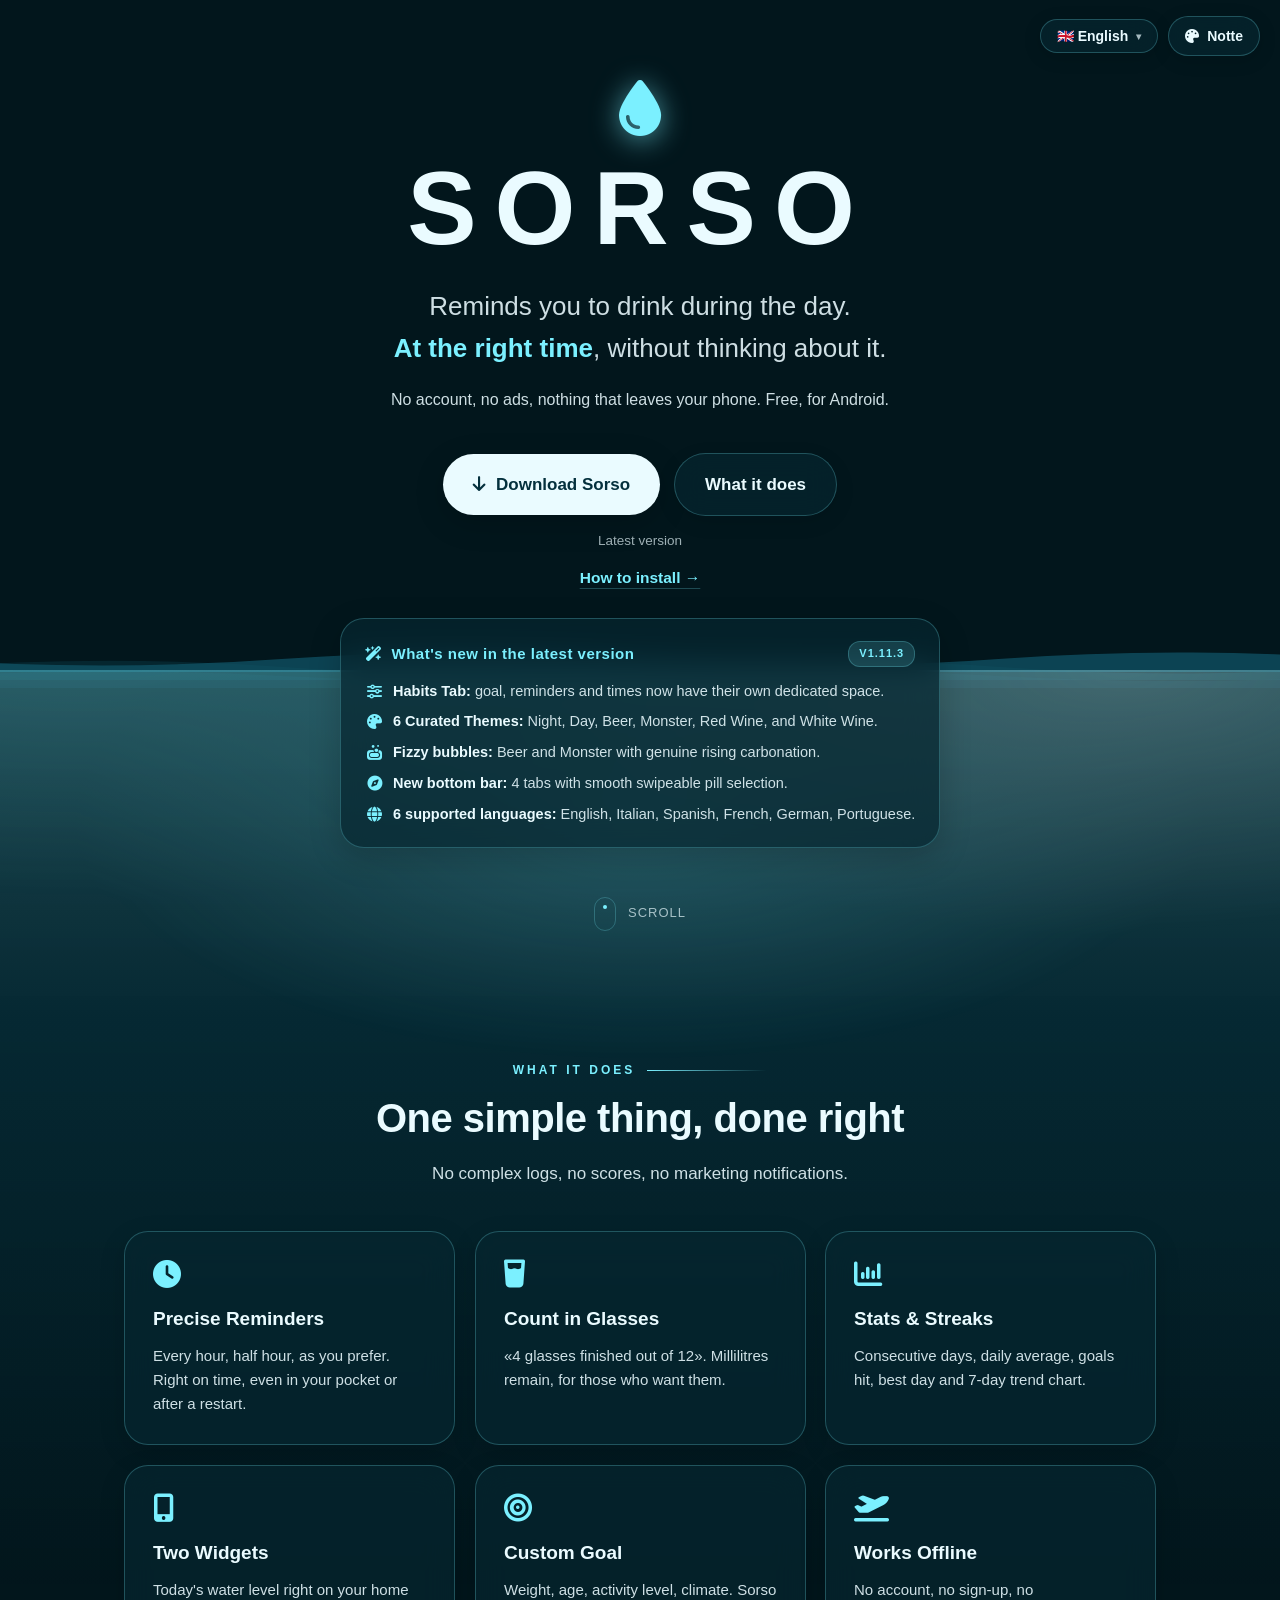
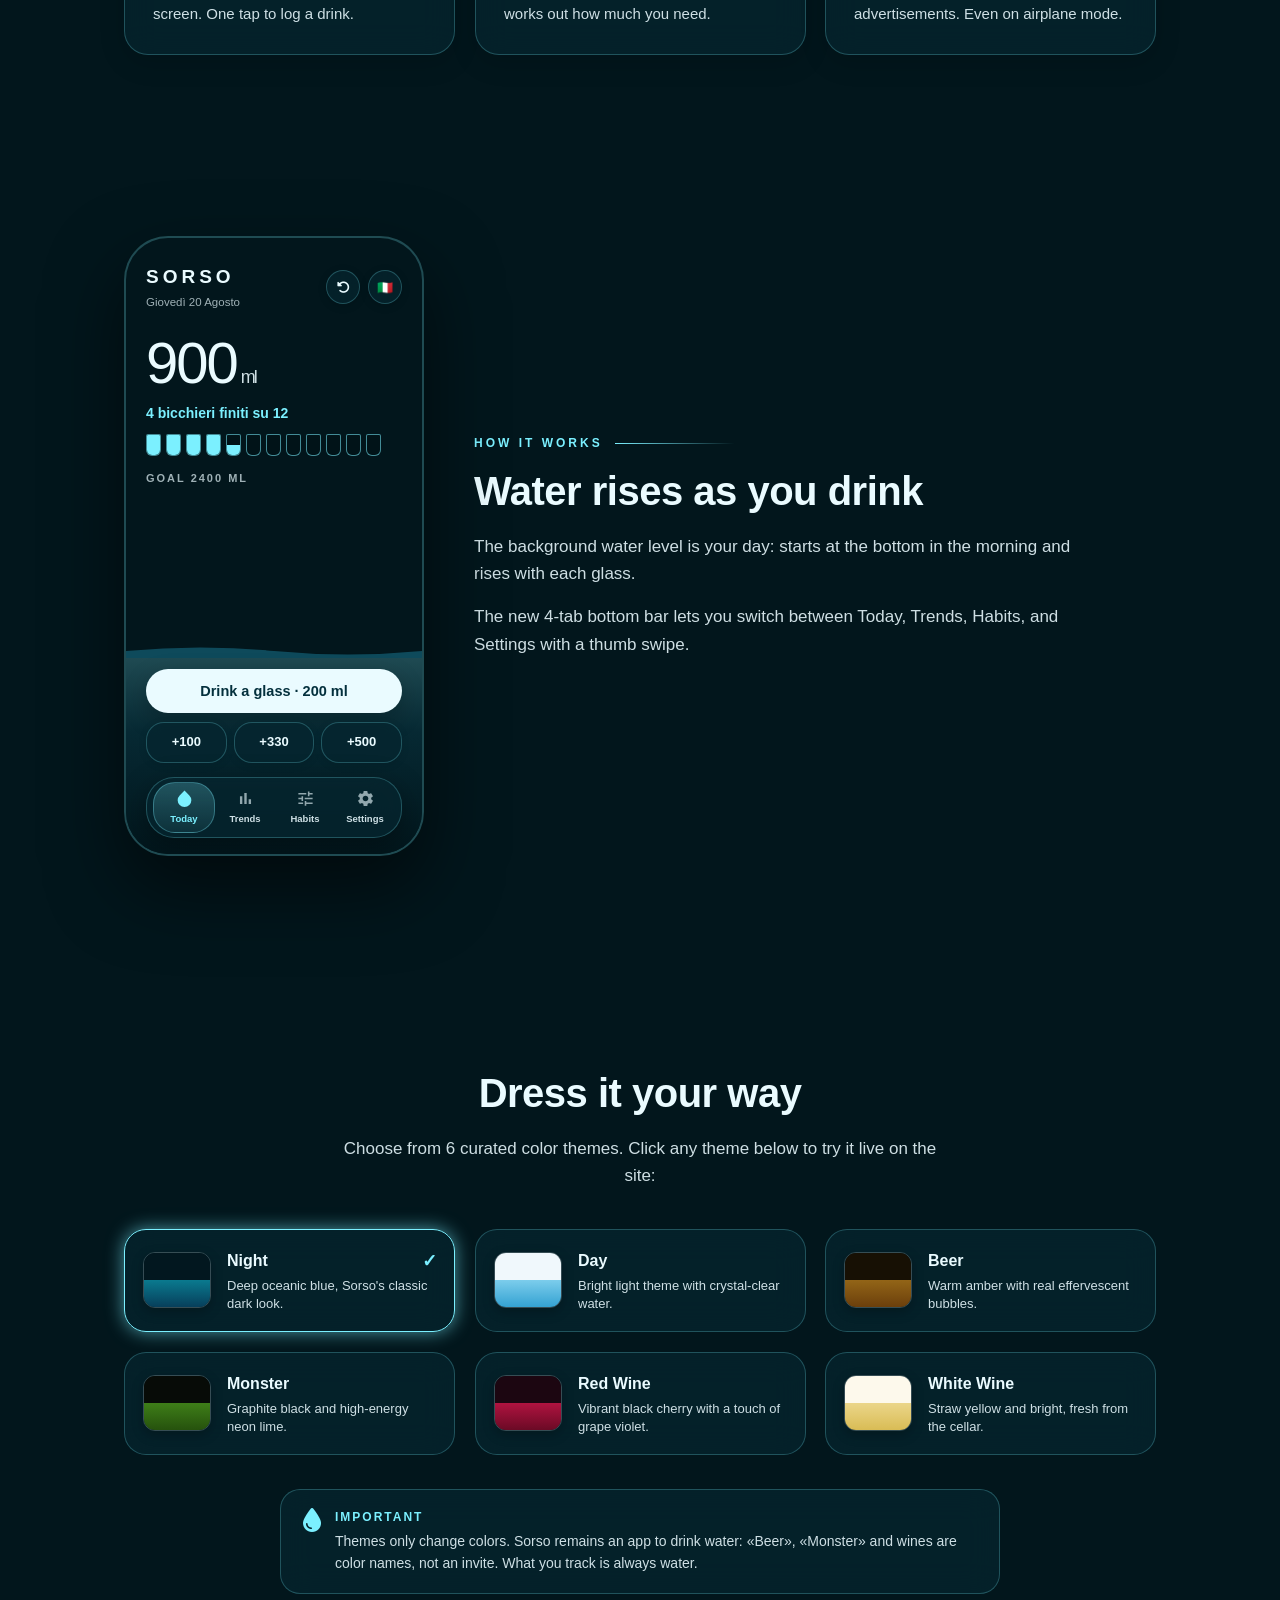
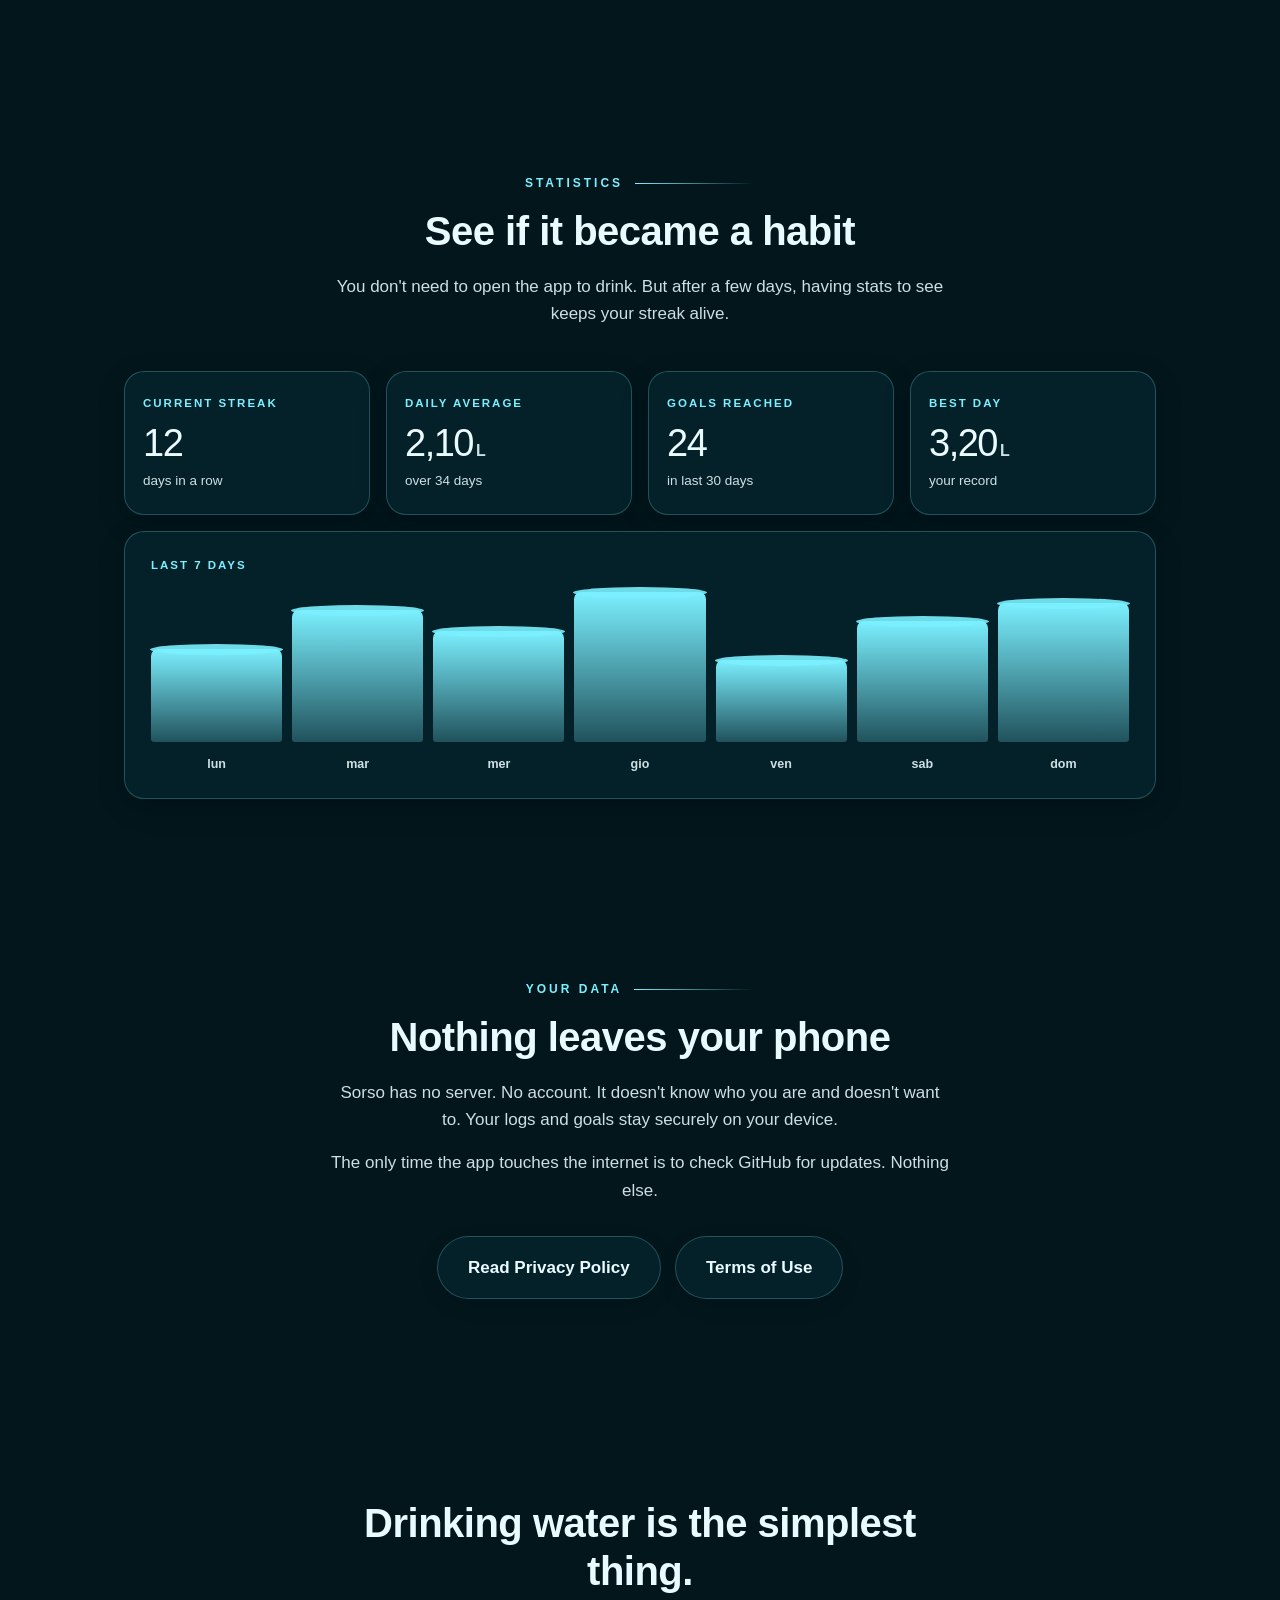
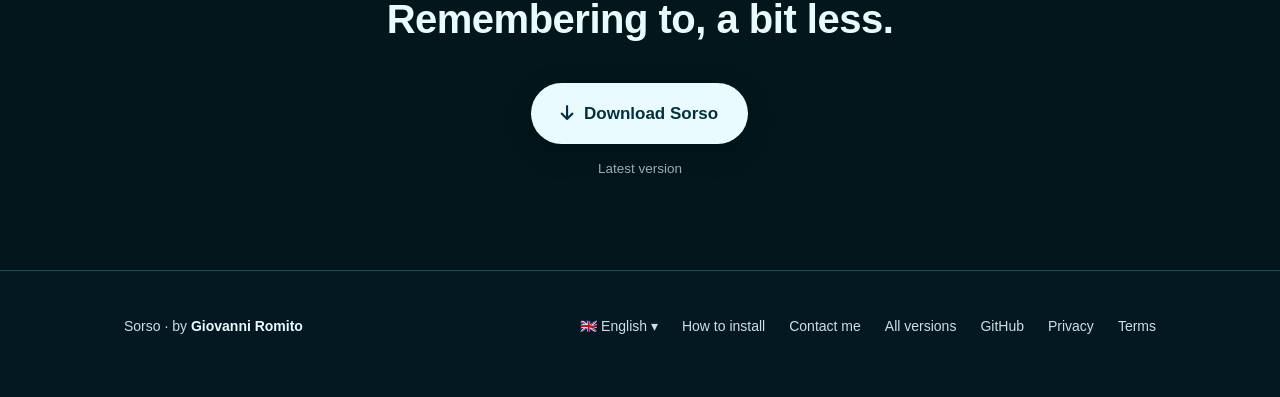
<file: index.html>
<!doctype html>
<html lang="it" data-tema="notte">
<head>
<meta charset="utf-8">
<meta name="viewport" content="width=device-width, initial-scale=1">
<title>Sorso</title>

<meta http-equiv="Content-Security-Policy" content="
  default-src 'none';
  script-src 'self' 'unsafe-inline';
  style-src 'self' 'unsafe-inline' https://cdnjs.cloudflare.com;
  font-src 'self' https://cdnjs.cloudflare.com data:;
  img-src 'self' data:;
  connect-src https://api.github.com;
  base-uri 'none';
  form-action 'none'">
<meta name="referrer" content="strict-origin-when-cross-origin">
<meta name="description" content="Sorso ti ricorda di bere durante la giornata, all'ora giusta. Niente account, niente pubblicità, niente che esca dal tuo telefono. Gratis, per Android.">
<link rel="canonical" href="https://sorsoapp.it/">

<meta property="og:type" content="website">
<meta property="og:url" content="https://sorsoapp.it/">
<meta property="og:title" content="Sorso — ti ricorda di bere">
<meta property="og:description" content="Promemoria puntuali, contati in bicchieri. Niente account, niente pubblicità. Gratis, per Android.">
<meta property="og:image" content="https://sorsoapp.it/anteprima.png">
<meta property="og:locale" content="it_IT">
<meta name="twitter:card" content="summary_large_image">

<meta name="theme-color" content="#02161C">
<link rel="icon" href="data:image/svg+xml,<svg xmlns='http://www.w3.org/2000/svg' viewBox='0 0 100 100'><text y='.9em' font-size='90'>💧</text></svg>">
<!-- Font Awesome 6 -->
<link rel="stylesheet" href="https://cdnjs.cloudflare.com/ajax/libs/font-awesome/6.5.1/css/all.min.css" crossorigin="anonymous" referrerpolicy="no-referrer">
<link rel="stylesheet" href="comune.css">
<style>
  *{box-sizing:border-box;margin:0;padding:0}
  html{scroll-behavior:smooth}
  body{
    background:var(--fondo);color:var(--schiuma);
    font-family:-apple-system,BlinkMacSystemFont,"Segoe UI",Roboto,sans-serif;
    line-height:1.6;overflow-x:hidden;
  }
  a{color:inherit;text-decoration:none}
  .wrap{max-width:1080px;margin:0 auto;padding-left:24px;padding-right:24px}

  main{position:relative;z-index:1}

  /* Il cerchio che si allarga dove la goccia tocca */
  .tuffo{position:relative;display:flex;flex-direction:column;align-items:center}
  .cerchio{
    position:absolute;left:50%;top:98%;width:22px;height:22px;margin-left:-11px;
    border:1.5px solid var(--glow);border-radius:50%;
    opacity:0;animation:cerchio-onda 4.4s ease-out 1.25s infinite
  }
  .cerchio.due{animation-delay:3.45s}
  @keyframes cerchio-onda{
    0%{transform:scale(.3) scaleY(.26);opacity:.5}
    70%{opacity:.1}
    100%{transform:scale(2.6) scaleY(.26);opacity:0}
  }

  /* ============ APERTURA ============ */
  .apertura{
    min-height:92vh;display:flex;flex-direction:column;justify-content:center;
    align-items:center;text-align:center;
    padding-top:80px;padding-bottom:40px
  }
  .apertura .claim, .apertura .sotto-claim{margin-left:auto;margin-right:auto}

  .centrata{text-align:center}
  .centrata .titolo{justify-content:center}
  .centrata .testo{margin-left:auto;margin-right:auto}
  .centrata .azioni{justify-content:center}
  .centrata h2{max-width:720px;margin-left:auto;margin-right:auto}

  .goccia{
    font-size:56px;margin-bottom:20px;color:var(--glow);
    animation:cade 1.1s cubic-bezier(.25,1.3,.4,1) both, galleggia 4s ease-in-out 1.2s infinite;
    display:flex;align-items:center;justify-content:center;
    filter:drop-shadow(0 4px 14px var(--onda-accent));
  }
  @keyframes cade{
    0%{transform:translateY(-140px) scale(.5);opacity:0}
    55%{transform:translateY(6px) scale(1.12);opacity:1}
    72%{transform:translateY(-12px) scale(.94)}
    88%{transform:translateY(2px) scale(1.03)}
    100%{transform:translateY(0) scale(1)}
  }
  @keyframes galleggia{0%,100%{transform:translateY(0)}50%{transform:translateY(-10px)}}

  h1{
    font-size:clamp(52px,11vw,104px);font-weight:800;letter-spacing:clamp(6px,2vw,18px);
    line-height:1;margin-bottom:26px;perspective:600px
  }
  h1 span{
    display:inline-block;opacity:0;
    transform:translateY(46px) rotateX(-70deg);
    animation:lettera .8s cubic-bezier(.2,.9,.3,1.25) forwards
  }
  @keyframes lettera{to{opacity:1;transform:none}}
  h1.lucido{
    background:linear-gradient(100deg,var(--schiuma) 38%,var(--glow) 50%,var(--schiuma) 62%);
    background-size:280% 100%;
    -webkit-background-clip:text;background-clip:text;color:transparent;
    animation:riflesso 7s linear infinite
  }
  h1.lucido span{animation:none;opacity:1;transform:none}
  @keyframes riflesso{from{background-position:180% 0}to{background-position:-80% 0}}

  .claim{font-size:clamp(19px,3vw,26px);color:var(--mist);max-width:620px;font-weight:300}
  .claim b{font-weight:600;color:var(--glow)}
  .sotto-claim{margin-top:18px;color:var(--mist);font-size:16px;max-width:560px}

  .azioni{display:flex;gap:14px;flex-wrap:wrap;margin-top:40px;align-items:center}

  /* ---- pulsanti ---- */
  .btn{
    position:relative;overflow:hidden;isolation:isolate;
    display:inline-flex;align-items:center;gap:10px;
    background:var(--schiuma);color:var(--ink);
    padding:17px 30px;border-radius:32px;font-weight:700;font-size:17px;
    transition:transform .18s cubic-bezier(.34,1.56,.64,1), box-shadow .25s, background .3s;
    box-shadow:0 8px 30px rgba(0,0,0,.18);
    will-change:transform
  }
  .btn::after{
    content:'';position:absolute;top:-20%;left:-140%;width:55%;height:140%;
    background:linear-gradient(100deg,transparent,rgba(255,255,255,.6),transparent);
    transform:skewX(-18deg);z-index:-1
  }
  .btn:hover::after{animation:lampo .85s ease-out}
  @keyframes lampo{to{left:150%}}
  .btn:hover{box-shadow:0 16px 46px rgba(0,0,0,.28);transform:translateY(-3px)}
  .btn:active{transform:scale(.96) !important}
  .btn .freccia{display:inline-block;transition:transform .3s cubic-bezier(.34,1.56,.64,1)}
  .btn:hover .freccia{transform:translateY(3px)}

  .btn.vuoto{
    background:var(--card-bg);color:var(--schiuma);
    backdrop-filter:blur(16px);-webkit-backdrop-filter:blur(16px);
    border:1.5px solid var(--card-border);box-shadow:0 6px 20px rgba(0,0,0,.1);font-weight:600
  }
  .btn.vuoto::after{background:linear-gradient(100deg,transparent,var(--card-border),transparent)}
  .btn.vuoto:hover{background:rgba(123,240,255,.14);border-color:var(--glow);box-shadow:0 12px 34px rgba(0,0,0,.16)}

  .dettaglio-download{font-size:13.5px;color:var(--mist-soft);margin-top:14px}
  .come-si-installa{
    display:inline-block;align-self:center;max-width:100%;
    margin-top:14px;font-size:15.5px;font-weight:600;
    color:var(--glow);
    text-decoration:underline;text-decoration-color:var(--card-border);
    text-underline-offset:5px;transition:color .2s,text-decoration-color .2s
  }
  .come-si-installa:hover{color:var(--schiuma);text-decoration-color:var(--glow)}

  .scorri-giu{
    margin-top:48px;display:flex;align-items:center;gap:12px;
    color:var(--mist-soft);font-size:13px;letter-spacing:1px
  }
  .scorri-giu .tubo{
    width:22px;height:34px;border:1.5px solid var(--card-border);border-radius:12px;
    position:relative
  }
  .scorri-giu .tubo::before{
    content:'';position:absolute;left:50%;top:7px;width:4px;height:4px;margin-left:-2px;
    border-radius:50%;background:var(--glow);animation:scendi 1.9s ease-in-out infinite
  }
  @keyframes scendi{0%{transform:translateY(0);opacity:0}30%{opacity:1}70%{transform:translateY(14px);opacity:1}100%{transform:translateY(16px);opacity:0}}

  /* ============ SEZIONI ============ */
  section{padding-top:90px;padding-bottom:90px}
  .titolo{
    font-size:12px;letter-spacing:3px;text-transform:uppercase;
    color:var(--glow);font-weight:700;margin-bottom:14px;
    display:flex;align-items:center;gap:12px
  }
  .titolo::after{
    content:'';height:1px;background:linear-gradient(90deg,var(--glow),transparent);
    width:0;transition:width .9s cubic-bezier(.2,.7,.3,1) .2s
  }
  .dentro .titolo::after, .titolo.dentro::after{width:120px}
  h2{font-size:clamp(28px,4.5vw,40px);font-weight:700;line-height:1.2;margin-bottom:18px;letter-spacing:-.5px}
  .testo{color:var(--mist);font-size:17px;max-width:620px}

  .griglia{display:grid;grid-template-columns:repeat(3,1fr);gap:20px;margin-top:44px}
  @media (max-width:980px){ .griglia{grid-template-columns:repeat(2,1fr)} }

  /* ---- carte ---- */
  .carta{
    position:relative;overflow:hidden;
    border-radius:24px;padding:28px;
    transition:transform .28s cubic-bezier(.2,.8,.3,1), border-color .28s, box-shadow .28s;
    text-align:left;box-shadow:0 8px 26px rgba(0,0,0,.15);
  }
  .carta::before{
    content:'';position:absolute;inset:0;pointer-events:none;opacity:0;
    transition:opacity .35s;
    background:radial-gradient(320px circle at var(--mx,50%) var(--my,50%),var(--glow),transparent 62%);
    opacity:0;
  }
  .carta::after{
    content:'';position:absolute;left:-12%;right:-12%;bottom:-105%;height:105%;
    pointer-events:none;
    background:linear-gradient(180deg,rgba(123,240,255,.14),transparent);
    border-radius:44% 46% 0 0 / 14% 13% 0 0;
    transition:bottom .75s cubic-bezier(.25,.9,.35,1)
  }
  .carta:hover::after{bottom:-62%}
  .carta:hover::before{opacity:.12}
  .carta:hover{
    transform:translateY(-7px);border-color:var(--card-hover-border);
    box-shadow:0 22px 50px rgba(0,0,0,.35)
  }
  .carta .icona{
    font-size:28px;margin-bottom:16px;display:inline-flex;
    color:var(--glow);transition:transform .45s cubic-bezier(.34,1.56,.64,1)
  }
  .carta:hover .icona{transform:translateY(-5px) rotate(-8deg) scale(1.14)}
  .carta h3{font-size:19px;margin-bottom:10px;font-weight:700}
  .carta p{color:var(--mist);font-size:15px}

  /* ============ TELEFONO REALE v1.11.1 (COMPOSE SPEC) ============ */
  .vetrina{display:flex;gap:50px;align-items:center;flex-wrap:wrap;justify-content:center;perspective:1100px}
  .telefono{
    width:300px;flex:0 0 300px;height:620px;border-radius:44px;
    background:var(--fondo);
    border:2px solid var(--card-border);position:relative;overflow:hidden;
    box-shadow:0 32px 75px rgba(0,0,0,.55);
    transform-style:preserve-3d;
    transition:transform .35s cubic-bezier(.2,.8,.3,1), box-shadow .35s;
    animation:sospeso 7s ease-in-out infinite
  }
  @keyframes sospeso{0%,100%{translate:0 0}50%{translate:0 -12px}}
  .telefono:hover{box-shadow:0 44px 95px rgba(0,0,0,.65), 0 0 60px var(--card-border)}
  
  .schermo{padding:24px 20px 16px;height:100%;display:flex;flex-direction:column;position:relative;z-index:2}
  
  /* Telefono Header */
  .tel-header{display:flex;justify-content:space-between;align-items:center}
  .marchio{font-size:19px;font-weight:800;letter-spacing:4px;color:var(--schiuma)}
  .data{font-size:11.5px;color:var(--mist-soft);margin-top:1px}
  .tel-actions{display:flex;gap:8px}
  .tel-pill-icon{
    width:34px;height:34px;border-radius:50%;
    background:var(--card-bg);border:1px solid var(--card-border);
    backdrop-filter:blur(8px);-webkit-backdrop-filter:blur(8px);
    display:flex;align-items:center;justify-content:center;font-size:13px;
    color:var(--schiuma);box-shadow:0 2px 8px rgba(0,0,0,.15);
  }

  .numerone{font-size:58px;font-weight:200;letter-spacing:-2px;line-height:1;margin-top:22px;color:var(--schiuma)}
  .numerone span{font-size:18px;color:var(--mist);font-weight:400;margin-left:4px}
  .conta{color:var(--glow);font-size:14px;font-weight:600;margin-top:10px}
  
  /* Flow bicchieri realistici dell'app */
  .fila-bicchieri{
    display:flex;gap:5px;flex-wrap:wrap;margin-top:10px;
    max-width:260px;
  }
  .bicchiere{
    width:15px;height:22px;flex:0 0 15px;
    border:1.5px solid var(--card-hover-border);
    border-radius:2px 2px 6px 6px;position:relative;overflow:hidden;
    background:rgba(0,0,0,.12);
  }
  .bicchiere i{position:absolute;left:0;right:0;bottom:0;background:var(--glow);height:0}
  .dentro .bicchiere i{animation:riempi .65s cubic-bezier(.3,.9,.4,1) forwards}
  @keyframes riempi{to{height:var(--h,100%)}}
  
  .obiettivo{font-size:11px;letter-spacing:2px;font-weight:600;color:var(--mist-soft);margin-top:14px}
  
  /* Contenitore e viste schermata Telefono per tutte le 4 tab */
  .tel-viste-wrap{flex:1;position:relative;display:flex;flex-direction:column;min-height:0}
  .tel-vista{
    display:none;flex-direction:column;flex:1;
    opacity:0;transform:translateY(8px) scale(.98);
    transition:opacity .35s cubic-bezier(.2,.8,.3,1), transform .35s cubic-bezier(.2,.8,.3,1);
  }
  .tel-vista.attiva{display:flex;opacity:1;transform:none}
  
  .tel-mini-card{
    background:var(--card-bg);border:1px solid var(--card-border);
    backdrop-filter:blur(10px);-webkit-backdrop-filter:blur(10px);
    border-radius:18px;padding:12px 14px;margin-top:10px;
    box-shadow:0 4px 14px rgba(0,0,0,.15);
  }
  .tel-mini-card h4{font-size:12px;color:var(--glow);letter-spacing:1px;text-transform:uppercase;margin-bottom:4px}
  .tel-mini-card p{font-size:12.5px;color:var(--mist);line-height:1.4;margin:0}
  
  .tel-mini-colonne{display:flex;align-items:flex-end;gap:5px;height:55px;margin-top:10px}
  .tel-mini-colonne span{
    flex:1;background:linear-gradient(180deg, var(--glow), rgba(123,240,255,.2));
    border-radius:3px 3px 0 0;height:var(--h, 50%);transition:height .6s ease;
  }
  .tel-riga-setting{
    display:flex;align-items:center;justify-content:space-between;
    padding:8px 0;border-bottom:1px solid rgba(255,255,255,.08);font-size:12px;color:var(--mist);
  }
  .tel-riga-setting:last-child{border-bottom:none}
  .tel-riga-setting b{color:var(--schiuma);font-weight:600}

  /* Bottone principale */
  .pulsantone{
    background:var(--schiuma);color:var(--ink);text-align:center;
    padding:14px 18px;border-radius:26px;font-weight:700;font-size:14.5px;margin-top:auto;
    box-shadow:0 8px 24px rgba(0,0,0,.22);
    border:none;cursor:pointer;
    transition:transform .15s cubic-bezier(.34,1.56,.64,1), box-shadow .2s;
  }
  .pulsantone:hover{transform:scale(1.02);box-shadow:0 10px 28px rgba(0,0,0,.3)}
  .pulsantone:active{transform:scale(.96)}
  
  /* Scorciatoie quantità rapide */
  .tel-scorciatoie{display:flex;gap:7px;margin-top:9px;margin-bottom:14px}
  .tel-pill-btn{
    flex:1;text-align:center;padding:9px 4px;border-radius:18px;
    background:var(--card-bg);border:1px solid var(--card-border);
    backdrop-filter:blur(8px);-webkit-backdrop-filter:blur(8px);
    font-size:13px;font-weight:600;color:var(--schiuma);
    box-shadow:0 2px 8px rgba(0,0,0,.1);cursor:pointer;
    transition:transform .15s, background .2s, border-color .2s;
  }
  .tel-pill-btn:hover{background:rgba(123,240,255,.18);border-color:var(--glow);transform:translateY(-1px)}
  .tel-pill-btn:active{transform:scale(.95)}

  /* Barra di navigazione inferiore Compose reale (Isola a 4 schede) */
  .tel-bottombar{
    background:var(--card-bg);border:1px solid var(--card-border);
    border-radius:28px;padding:4px 6px;
    display:flex;align-items:center;justify-content:space-between;
    backdrop-filter:blur(16px);-webkit-backdrop-filter:blur(16px);
    box-shadow:0 8px 28px rgba(0,0,0,.35);
    margin-top:auto;
  }
  .tel-tab{
    flex:1;display:flex;flex-direction:column;align-items:center;gap:3px;
    padding:6px 2px;border-radius:22px;color:var(--mist);font-size:9.5px;font-weight:600;
    transition:color .2s, background .2s, transform .15s;
    cursor:pointer;user-select:none;
  }
  .tel-tab:hover{color:var(--schiuma);transform:translateY(-1px)}
  .tel-tab svg{display:block;opacity:.7;transition:opacity .2s, transform .2s}
  .tel-tab.attiva{
    background:linear-gradient(180deg, rgba(123,240,255,.24), rgba(123,240,255,.08));
    color:var(--glow);border:1px solid rgba(123,240,255,.32);
  }
  .tel-tab.attiva svg{opacity:1;color:var(--glow);transform:scale(1.08)}

  /* Animazione dell'acqua interna al telefono */
  .acqua-tel{
    position:absolute;left:0;right:0;bottom:0;height:44%;
    background:var(--water-grad);z-index:1;
    transition:height .85s cubic-bezier(.25,1,.35,1);
    pointer-events:none;
  }
  .acqua-tel .onda-tel{
    position:absolute;left:0;bottom:100%;width:200%;height:14px;
    animation:scorri 12s linear infinite;opacity:.8;
  }

  /* ============ STATISTICHE (BOX CON ALTO CONTRASTO & BLUR) ============ */
  .numeri{display:grid;grid-template-columns:repeat(4,1fr);gap:16px;margin-top:44px}
  .numero{
    position:relative;overflow:hidden;
    border-radius:20px;padding:22px 18px;text-align:left;
    box-shadow:0 8px 28px rgba(0,0,0,.18);
    transition:transform .28s cubic-bezier(.2,.8,.3,1), border-color .28s, box-shadow .28s;
  }
  .numero::after{
    content:'';position:absolute;left:-14%;right:-14%;bottom:-105%;height:105%;
    pointer-events:none;
    background:linear-gradient(180deg,rgba(123,240,255,.16),transparent);
    border-radius:44% 46% 0 0 / 16% 15% 0 0;
    transition:bottom .7s cubic-bezier(.25,.9,.35,1)
  }
  .numero:hover::after{bottom:-55%}
  .numero:hover{transform:translateY(-5px);border-color:var(--card-hover-border);box-shadow:0 16px 36px rgba(0,0,0,.26)}
  .numero > *{position:relative;z-index:1}
  .numero .etichetta{
    font-size:11.5px;letter-spacing:2px;text-transform:uppercase;
    color:var(--glow);font-weight:700;margin-bottom:12px
  }
  .numero .cifra{font-size:38px;font-weight:200;letter-spacing:-1.5px;line-height:1;color:var(--schiuma)}
  .numero .cifra b{font-size:16px;font-weight:600;color:var(--mist)}
  .numero .nota{font-size:13.5px;color:var(--mist);margin-top:8px;font-weight:500}

  .andamento{
    margin-top:16px;border-radius:20px;padding:24px 26px;
    text-align:left;box-shadow:0 8px 28px rgba(0,0,0,.18);
  }
  .colonne{display:flex;align-items:flex-end;gap:10px;height:150px;margin-top:18px}
  .colonne i{
    position:relative;flex:1;border-radius:7px 7px 3px 3px;height:0;
    background:linear-gradient(180deg,var(--glow),rgba(123,240,255,.24));
    transition:height 1s cubic-bezier(.2,.8,.3,1)
  }
  .colonne i::after{
    content:'';position:absolute;left:-1px;right:-1px;top:-5px;height:11px;
    background:var(--glow);border-radius:50%;opacity:.9;
    animation:pelo 3.2s ease-in-out infinite
  }
  .colonne i:nth-child(2)::after{animation-delay:-.4s}
  .colonne i:nth-child(3)::after{animation-delay:-.8s}
  .colonne i:nth-child(4)::after{animation-delay:-1.2s}
  .colonne i:nth-child(5)::after{animation-delay:-1.6s}
  .colonne i:nth-child(6)::after{animation-delay:-2s}
  .colonne i:nth-child(7)::after{animation-delay:-2.4s}
  @keyframes pelo{
    0%,100%{transform:translateY(0) scaleX(1)}
    50%{transform:translateY(-3px) scaleX(1.07)}
  }
  .dentro .colonne i{height:var(--h)}
  .giorni{display:flex;gap:10px;margin-top:12px}
  .giorni span{flex:1;text-align:center;font-size:12.5px;color:var(--mist);font-weight:600}

  /* ============ CHIUSURA ============ */
  .chiusura{text-align:center;padding-top:110px;padding-bottom:90px}
  .chiusura h2{max-width:640px;margin:0 auto 26px}
  .chiusura .titolo{justify-content:center}

  footer{
    border-top:1px solid var(--card-border);padding:44px 0 60px;
    position:relative;z-index:1;background:var(--footer-bg);
    backdrop-filter:blur(16px);-webkit-backdrop-filter:blur(16px);
  }
  .piede{display:flex;justify-content:space-between;gap:26px;flex-wrap:wrap;align-items:center}
  .piede .firma{color:var(--mist);font-size:14px}
  .piede .firma b{color:var(--schiuma);font-weight:600}
  .link-piede{display:flex;gap:24px;flex-wrap:wrap}
  .link-piede a{
    color:var(--mist);font-size:14px;position:relative;
    transition:color .2s
  }
  .link-piede a::after{
    content:'';position:absolute;left:0;bottom:-3px;height:1px;width:0;
    background:var(--glow);transition:width .3s cubic-bezier(.2,.8,.3,1)
  }
  .link-piede a:hover{color:var(--glow)}
  .link-piede a:hover::after{width:100%}

  @media (max-width:980px){ .numeri{grid-template-columns:repeat(2,1fr)} }
  @media (max-width:760px){ .griglia{grid-template-columns:1fr} }
  @media (max-width:520px){
    .numeri{grid-template-columns:1fr}
    .colonne{height:120px;gap:7px}
    .giorni{gap:7px}
  }

  @media (max-width:640px){
    section{padding-top:64px;padding-bottom:64px}
    .apertura{min-height:88vh;padding-top:65px}
    .azioni{flex-direction:column;align-items:stretch}
    .btn{justify-content:center}
    .scorri-giu{display:none}
    .vetrina{gap:34px}
    .telefono{width:min(290px, 86vw);height:575px}
    .schermo{padding:20px 16px 14px}
    .numerone{font-size:50px;margin-top:16px}
    .chiusura{padding-top:80px;padding-bottom:70px}
    .carta{padding:22px 20px}
    .piede{flex-direction:column;align-items:flex-start;gap:18px}
    .link-piede{gap:14px 20px}
  }

  @media (prefers-reduced-motion:reduce){
    *,*::before,*::after{animation:none !important;transition:none !important}
    .bicchiere i{height:var(--h,0)}
    .colonne i{height:var(--h,0)}
    h1 span{opacity:1;transform:none}
    .bolle-ambiente,.cerchio{display:none}
    html{scroll-behavior:auto}
  }
</style>
</head>
<body>

<div class="avanzamento" aria-hidden="true"><i></i></div>

<!-- Barra superiore fluttuante con Lingua e Temi -->
<header class="barra-top">
  <button type="button" class="pillola-top pillola-lingua-label" data-apri-lingua aria-label="Cambia lingua">
    🇮🇹 Italiano <span class="freccetta">▾</span>
  </button>
  <a href="#temi" class="pillola-top" id="btn-tema-corrente" aria-label="Vetrina Temi">
    <i class="fa-solid fa-palette"></i> <span>Temi</span>
  </a>
</header>

<div class="bolle-ambiente" id="bolle-ambiente" aria-hidden="true"></div>

<div class="mare" aria-hidden="true">
 <div class="respiro">
  <div class="onda c">
    <svg viewBox="0 0 1200 26" preserveAspectRatio="none"><path d="M0 15 Q 150 4 300 14 T 600 14 T 900 14 T 1200 14 V26 H0Z"/></svg>
    <svg viewBox="0 0 1200 26" preserveAspectRatio="none"><path d="M0 15 Q 150 4 300 14 T 600 14 T 900 14 T 1200 14 V26 H0Z"/></svg>
  </div>
  <div class="onda b">
    <svg viewBox="0 0 1200 26" preserveAspectRatio="none"><path d="M0 14 Q 150 0 300 13 T 600 13 T 900 13 T 1200 13 V26 H0Z"/></svg>
    <svg viewBox="0 0 1200 26" preserveAspectRatio="none"><path d="M0 14 Q 150 0 300 13 T 600 13 T 900 13 T 1200 13 V26 H0Z"/></svg>
  </div>
  <div class="onda a">
    <svg viewBox="0 0 1200 26" preserveAspectRatio="none"><path d="M0 13 Q 150 26 300 13 T 600 13 T 900 13 T 1200 13 V26 H0Z"/></svg>
    <svg viewBox="0 0 1200 26" preserveAspectRatio="none"><path d="M0 13 Q 150 26 300 13 T 600 13 T 900 13 T 1200 13 V26 H0Z"/></svg>
  </div>
  <div class="corpo" id="bolle"></div>
 </div>
</div>

<main>
  <!-- ============ APERTURA ============ -->
  <div class="wrap apertura">
    <div class="tuffo">
      <div class="goccia"><i class="fa-solid fa-droplet"></i></div>
      <span class="cerchio"></span>
      <span class="cerchio due"></span>
    </div>
    <h1 id="nome">SORSO</h1>
    <p class="claim rivela d1" data-i18n="claim_hero">Ti ricorda di bere durante la giornata.<br><b>All'ora giusta</b>, senza che tu ci debba pensare.</p>
    <p class="sotto-claim rivela d2" data-i18n="sotto_claim">
      Niente account, niente pubblicità, niente che esca dal tuo telefono.
      Gratis, per Android.
    </p>

    <div class="azioni rivela d3">
      <a class="btn magnete" id="scarica" href="https://github.com/sorsoapp/sorso-releases/releases/latest">
        <span class="freccia"><i class="fa-solid fa-arrow-down"></i></span> <span data-i18n="btn_scarica">Scarica Sorso</span>
      </a>
      <a class="btn vuoto magnete" href="#cosa-fa" data-i18n="btn_cosa_fa">Cosa fa</a>
    </div>
    <p class="dettaglio-download rivela d4" id="dettaglio" data-i18n="dettaglio_download">Ultima versione</p>
    <a class="come-si-installa rivela d4" href="installa.html" data-i18n="btn_come_si_installa">Come si installa →</a>

    <!-- Scheda Changelog Aggiornato v1.11.3 -->
    <div class="scheda-changelog rivela d4">
      <div class="changelog-top">
        <span class="changelog-titolo">
          <i class="fa-solid fa-wand-magic-sparkles"></i> <span data-i18n="changelog_titolo">Novità nell'ultima versione</span>
        </span>
        <span class="changelog-badge" data-i18n="changelog_badge">v1.11.3</span>
      </div>
      <ul class="changelog-elenco">
        <li><i class="fa-solid fa-sliders icona-fa"></i> <span data-i18n="changelog_item1"><strong>Scheda Abitudini:</strong> obiettivo, promemoria e orari ora in una stanza dedicata.</span></li>
        <li><i class="fa-solid fa-palette icona-fa"></i> <span data-i18n="changelog_item2"><strong>6 Temi cromatici:</strong> Notte, Giorno, Birra, Monster, Vino rosso e Vino bianco.</span></li>
        <li><i class="fa-solid fa-soap icona-fa"></i> <span data-i18n="changelog_item3"><strong>Bollicine gassate:</strong> Birra e Monster con effervescenza reale.</span></li>
        <li><i class="fa-solid fa-compass icona-fa"></i> <span data-i18n="changelog_item4"><strong>Nuova barra in basso:</strong> 4 schede con selezione a trascinamento fluido.</span></li>
        <li><i class="fa-solid fa-globe icona-fa"></i> <span data-i18n="changelog_item5"><strong>6 lingue supportate:</strong> Italiano, English, Español, Français, Deutsch, Português.</span></li>
      </ul>
    </div>

    <div class="scorri-giu rivela d4">
      <div class="tubo"></div>
      <span data-i18n="scorri">SCORRI</span>
    </div>
  </div>

  <!-- ============ COSA FA ============ -->
  <section id="cosa-fa" class="wrap centrata">
    <p class="titolo rivela" data-i18n="sez_cosa_fa">Cosa fa</p>
    <h2 class="rivela d1" data-i18n="titolo_cosa_fa">Una cosa sola, fatta bene</h2>
    <p class="testo rivela d2" data-i18n="desc_cosa_fa">
      Niente diari, niente punteggi, niente notifiche di marketing.
    </p>

    <div class="griglia">
      <div class="carta rivela d1">
        <div class="icona"><i class="fa-solid fa-clock"></i></div>
        <h3 data-i18n="card1_titolo">Promemoria puntuali</h3>
        <p data-i18n="card1_desc">Ogni ora, ogni mezz'ora, come decidi tu. Arrivano al minuto esatto, anche a telefono in tasca e dopo un riavvio.</p>
      </div>
      <div class="carta rivela d2">
        <div class="icona"><i class="fa-solid fa-glass-water"></i></div>
        <h3 data-i18n="card2_titolo">Conta in bicchieri</h3>
        <p data-i18n="card2_desc">«4 bicchieri finiti su 12». I millilitri restano, per chi li vuole.</p>
      </div>
      <div class="carta rivela d3">
        <div class="icona"><i class="fa-solid fa-chart-column"></i></div>
        <h3 data-i18n="card3_titolo">Statistiche & Serie</h3>
        <p data-i18n="card3_desc">Giorni di fila, media giornaliera, obiettivi centrati, giorno migliore e le colonne degli ultimi sette giorni.</p>
      </div>
      <div class="carta rivela d1">
        <div class="icona"><i class="fa-solid fa-mobile-screen-button"></i></div>
        <h3 data-i18n="card4_titolo">Due widget</h3>
        <p data-i18n="card4_desc">Il livello di oggi sulla schermata home. Un tocco per segnare un bicchiere senza aprire niente.</p>
      </div>
      <div class="carta rivela d2">
        <div class="icona"><i class="fa-solid fa-bullseye"></i></div>
        <h3 data-i18n="card5_titolo">Obiettivo su misura</h3>
        <p data-i18n="card5_desc">Peso, età, quanto ti alleni, il clima. Sorso calcola quanto ti serve — oppure lo scegli a mano.</p>
      </div>
      <div class="carta rivela d3">
        <div class="icona"><i class="fa-solid fa-plane-departure"></i></div>
        <h3 data-i18n="card6_titolo">Funziona offline</h3>
        <p data-i18n="card6_desc">Nessun account, nessuna registrazione, nessuna pubblicità. Anche in aereo.</p>
      </div>
    </div>
  </section>

  <!-- ============ VETRINA (TELEFONO v1.11.1 FEDELE ALL'APP) ============ -->
  <section class="wrap">
    <div class="vetrina">
      <div class="telefono rivela" id="telefono">
        <div class="acqua-tel" id="acqua-tel">
          <svg class="onda-tel" viewBox="0 0 600 14" preserveAspectRatio="none"><path d="M0 7 Q 75 0 150 7 T 300 7 T 450 7 T 600 7 V14 H0Z" fill="var(--onda-a)"/></svg>
        </div>
        <div class="schermo">
          <div class="tel-header">
            <div>
              <div class="marchio">SORSO</div>
              <div class="data" id="mockup-data">Giovedì 20 Agosto</div>
            </div>
            <div class="tel-actions">
              <button type="button" class="tel-pill-icon" id="tel-btn-reset" title="Azzera"><i class="fa-solid fa-rotate-left"></i></button>
              <button type="button" class="tel-pill-icon" data-apri-lingua title="Lingua">🇮🇹</button>
            </div>
          </div>
          
          <div class="tel-viste-wrap">
            <!-- VISTA 1: OGGI -->
            <div class="tel-vista tel-vista-oggi attiva" id="tel-vista-oggi">
              <div class="numerone"><b id="conteggio" style="font-weight:200">0</b><span>ml</span></div>
              <div class="conta" id="tel-conta-testo" data-i18n="mockup_conta">4 bicchieri finiti su 12</div>
              
              <div class="fila-bicchieri" id="tel-fila-bicchieri">
                <div class="bicchiere"><i style="--h:100%;animation-delay:.15s"></i></div>
                <div class="bicchiere"><i style="--h:100%;animation-delay:.22s"></i></div>
                <div class="bicchiere"><i style="--h:100%;animation-delay:.29s"></i></div>
                <div class="bicchiere"><i style="--h:100%;animation-delay:.36s"></i></div>
                <div class="bicchiere"><i style="--h:50%;animation-delay:.43s"></i></div>
                <div class="bicchiere"></div><div class="bicchiere"></div>
                <div class="bicchiere"></div><div class="bicchiere"></div>
                <div class="bicchiere"></div><div class="bicchiere"></div>
                <div class="bicchiere"></div>
              </div>
              
              <div class="obiettivo" data-i18n="mockup_obiettivo">OBIETTIVO 2400 ML</div>
              
              <button type="button" class="pulsantone" id="tel-btn-bevi" data-i18n="mockup_bevi">Bevi un bicchiere · 200 ml</button>
              
              <div class="tel-scorciatoie">
                <div class="tel-pill-btn" data-aggiungi="100">+100</div>
                <div class="tel-pill-btn" data-aggiungi="330">+330</div>
                <div class="tel-pill-btn" data-aggiungi="500">+500</div>
              </div>
            </div>

            <!-- VISTA 2: ANDAMENTO -->
            <div class="tel-vista tel-vista-andamento" id="tel-vista-andamento">
              <div class="numerone" style="font-size:44px;margin-top:14px"><b style="font-weight:200">2,1</b><span>L/giorno</span></div>
              <div class="conta" style="margin-top:4px">🔥 12 giorni di fila</div>

              <div class="tel-mini-card">
                <h4>Ultimi 7 giorni</h4>
                <div class="tel-mini-colonne">
                  <span style="--h:65%"></span><span style="--h:85%"></span><span style="--h:70%"></span>
                  <span style="--h:100%"></span><span style="--h:60%"></span><span style="--h:80%"></span>
                  <span style="--h:92%"></span>
                </div>
              </div>

              <div class="tel-mini-card">
                <h4>Record personale</h4>
                <p><strong>3,20 L</strong> centrati lunedì scorso</p>
              </div>
            </div>

            <!-- VISTA 3: ABITUDINI -->
            <div class="tel-vista tel-vista-abitudini" id="tel-vista-abitudini">
              <div class="tel-mini-card" style="margin-top:16px">
                <h4>Obiettivo Giornaliero</h4>
                <p style="font-size:18px;color:var(--schiuma);font-weight:700">2400 ml <small style="font-size:12px;font-weight:normal;color:var(--mist)">(12 bicchieri)</small></p>
              </div>

              <div class="tel-mini-card">
                <h4>Promemoria Puntuali</h4>
                <div class="tel-riga-setting"><span>Frequenza</span> <b>Ogni 60 min</b></div>
                <div class="tel-riga-setting"><span>Finestra</span> <b>08:30 – 22:30</b></div>
                <div class="tel-riga-setting"><span>Sveglie precise</span> <b style="color:var(--glow)">Attive ✓</b></div>
              </div>
            </div>

            <!-- VISTA 4: IMPOSTAZIONI -->
            <div class="tel-vista tel-vista-impostazioni" id="tel-vista-impostazioni">
              <div class="tel-mini-card" style="margin-top:16px">
                <h4>Aspetto</h4>
                <div class="tel-riga-setting"><span>Tema attivo</span> <b>6 Temi disponibili</b></div>
                <div class="tel-riga-setting"><span>Bollicine</span> <b>Fluide & vive</b></div>
              </div>

              <div class="tel-mini-card">
                <h4>Riservatezza & Sistema</h4>
                <div class="tel-riga-setting"><span>Account</span> <b>Nessuno (Offline)</b></div>
                <div class="tel-riga-setting"><span>Versione</span> <b>v1.11.3 (GitHub)</b></div>
              </div>
            </div>
          </div>

          <!-- Bottom Bar reale a 4 schede con icone vettoriali Material -->
          <div class="tel-bottombar">
            <div class="tel-tab attiva" data-tel-tab="oggi">
              <svg viewBox="0 0 24 24" width="19" height="19" fill="currentColor"><path d="M12 2.69l5.66 5.66a8 8 0 1 1-11.31 0z"/></svg>
              <span data-i18n="mockup_tab_oggi">Oggi</span>
            </div>
            <div class="tel-tab" data-tel-tab="andamento">
              <svg viewBox="0 0 24 24" width="19" height="19" fill="currentColor"><path d="M5 9.2h3V19H5zM10.5 5h3V19h-3zM16 13h3V19h-3z"/></svg>
              <span data-i18n="mockup_tab_andamento">Andamento</span>
            </div>
            <div class="tel-tab" data-tel-tab="abitudini">
              <svg viewBox="0 0 24 24" width="19" height="19" fill="currentColor"><path d="M3 17v2h6v-2H3zM3 5v2h10V5H3zm10 16v-2h8v-2h-8v-2h-2v6h2zM7 9v2H3v2h4v2h2V9H7zm14 4v-2H11v2h10zm-6-4h2V7h4V5h-4V3h-2v6z"/></svg>
              <span data-i18n="mockup_tab_abitudini">Abitudini</span>
            </div>
            <div class="tel-tab" data-tel-tab="impostazioni">
              <svg viewBox="0 0 24 24" width="19" height="19" fill="currentColor"><path d="M19.14 12.94c.04-.3.06-.61.06-.94 0-.32-.02-.64-.07-.94l2.03-1.58a.49.49 0 0 0 .12-.61l-1.92-3.32a.488.488 0 0 0-.59-.22l-2.39.96c-.5-.38-1.03-.7-1.62-.94l-.36-2.54a.484.484 0 0 0-.48-.41h-3.84c-.24 0-.43.17-.47.41l-.36 2.54c-.59.24-1.13.57-1.62.94l-2.39-.96c-.22-.08-.47 0-.59.22L2.74 8.87c-.12.21-.08.47.12.61l2.03 1.58c-.05.3-.09.63-.09.94s.02.64.07.94l-2.03 1.58a.49.49 0 0 0-.12.61l1.92 3.32c.12.22.37.29.59.22l2.39-.96c.5.38 1.03.7 1.62.94l.36 2.54c.05.24.24.41.48.41h3.84c.24 0 .44-.17.47-.41l.36-2.54c.59-.24 1.13-.56 1.62-.94l2.39.96c.22.08.47 0 .59-.22l1.92-3.32c.12-.22.07-.47-.12-.61l-2.01-1.58zM12 15.6c-1.98 0-3.6-1.62-3.6-3.6s1.62-3.6 3.6-3.6 3.6 1.62 3.6 3.6-1.62 3.6-3.6 3.6z"/></svg>
              <span data-i18n="mockup_tab_impostazioni">Impostazioni</span>
            </div>
          </div>
        </div>
      </div>

      <div style="flex:1 1 340px;min-width:300px">
        <p class="titolo rivela" data-i18n="sez_come_fatta">Com'è fatta</p>
        <h2 class="rivela d1" data-i18n="titolo_come_fatta">L'acqua sale mentre bevi</h2>
        <p class="testo rivela d2" data-i18n="desc_come_fatta_1">
          Il livello sullo sfondo è la tua giornata: parte dal fondo la mattina e sale a
          ogni bicchiere. Non c'è una barra di avanzamento da guardare — c'è l'acqua.
        </p>
        <p class="testo rivela d3" style="margin-top:16px" data-i18n="desc_come_fatta_2">
          La nuova barra in basso a 4 schede ti permette di passare da Oggi, Andamento, Abitudini e Impostazioni con un gesto del pollice.
        </p>
      </div>
    </div>
  </section>

  <!-- ============ I TEMI DI SORSO (NUOVA SEZIONE) ============ -->
  <section id="temi" class="wrap centrata">
    <p class="titolo rivela" data-i18n="sez_temi">Aspetto & Temi</p>
    <h2 class="rivela d1" data-i18n="titolo_temi">Vestila come preferisci</h2>
    <p class="testo rivela d2" data-i18n="desc_temi">
      Scegli tra 6 temi cromatici curati. Clicca su un tema qui sotto per provarlo subito sul sito:
    </p>

    <div class="griglia-temi rivela d2">
      <!-- 1. Notte -->
      <div class="scheda-tema attivo" data-tema-id="notte">
        <div class="anteprima-tema">
          <div class="aria" style="background:#02171F"></div>
          <div class="acqua" style="background:linear-gradient(180deg,#0A7A8F,#073F5B)"></div>
        </div>
        <div class="tema-info">
          <div class="tema-nome"><span data-i18n="tema_notte_nome">Notte</span> <span class="tema-spunta">✓</span></div>
          <div class="tema-desc" data-i18n="tema_notte_desc">Blu profondo oceanico, l'aspetto classico di Sorso.</div>
        </div>
      </div>

      <!-- 2. Giorno -->
      <div class="scheda-tema" data-tema-id="giorno">
        <div class="anteprima-tema">
          <div class="aria" style="background:#F0F8FC"></div>
          <div class="acqua" style="background:linear-gradient(180deg,#7CCDEC,#34A2D2)"></div>
        </div>
        <div class="tema-info">
          <div class="tema-nome"><span data-i18n="tema_giorno_nome">Giorno</span> <span class="tema-spunta">✓</span></div>
          <div class="tema-desc" data-i18n="tema_giorno_desc">Tema chiaro luminoso con acqua celeste.</div>
        </div>
      </div>

      <!-- 3. Birra -->
      <div class="scheda-tema" data-tema-id="birra">
        <div class="anteprima-tema">
          <div class="aria" style="background:#171004"></div>
          <div class="acqua" style="background:linear-gradient(180deg,#936517,#6B3F0C)"></div>
        </div>
        <div class="tema-info">
          <div class="tema-nome"><span data-i18n="tema_birra_nome">Birra</span> <span class="tema-spunta">✓</span></div>
          <div class="tema-desc" data-i18n="tema_birra_desc">Ambra calda con bollicine gassate che salgono dal fondo.</div>
        </div>
      </div>

      <!-- 4. Monster -->
      <div class="scheda-tema" data-tema-id="monster">
        <div class="anteprima-tema">
          <div class="aria" style="background:#070B07"></div>
          <div class="acqua" style="background:linear-gradient(180deg,#3E7E18,#26520D)"></div>
        </div>
        <div class="tema-info">
          <div class="tema-nome"><span data-i18n="tema_monster_nome">Monster</span> <span class="tema-spunta">✓</span></div>
          <div class="tema-desc" data-i18n="tema_monster_desc">Nero grafite e verde fluo ad alta energia.</div>
        </div>
      </div>

      <!-- 5. Vino rosso -->
      <div class="scheda-tema" data-tema-id="vino_rosso">
        <div class="anteprima-tema">
          <div class="aria" style="background:#1C0611"></div>
          <div class="acqua" style="background:linear-gradient(180deg,#B01340,#6B0A25)"></div>
        </div>
        <div class="tema-info">
          <div class="tema-nome"><span data-i18n="tema_vino_rosso_nome">Vino rosso</span> <span class="tema-spunta">✓</span></div>
          <div class="tema-desc" data-i18n="tema_vino_rosso_desc">Amarena intensa con una punta di viola d'uva.</div>
        </div>
      </div>

      <!-- 6. Vino bianco -->
      <div class="scheda-tema" data-tema-id="vino_bianco">
        <div class="anteprima-tema">
          <div class="aria" style="background:#FDF9EC"></div>
          <div class="acqua" style="background:linear-gradient(180deg,#EBD68A,#D9BC55)"></div>
        </div>
        <div class="tema-info">
          <div class="tema-nome"><span data-i18n="tema_vino_bianco_nome">Vino bianco</span> <span class="tema-spunta">✓</span></div>
          <div class="tema-desc" data-i18n="tema_vino_bianco_desc">Paglierino e chiaro, fresco di cantina.</div>
        </div>
      </div>
    </div>

    <div class="avviso-temi rivela d3">
      <i class="fa-solid fa-droplet goccia-icon"></i>
      <div>
        <h4 data-i18n="avviso_temi_titolo">IMPORTANTE</h4>
        <p data-i18n="avviso_temi_testo">
          I temi cambiano solo i colori. Sorso resta un'app per bere più acqua: «Birra», «Monster» e i vini sono nomi di tinte, non un invito. Quello che conti resta sempre acqua.
        </p>
      </div>
    </div>
  </section>

  <!-- ============ STATISTICHE (BOX AD ALTA LEGGIBILITÀ) ============ -->
  <section class="wrap centrata">
    <p class="titolo rivela" data-i18n="sez_statistiche">Statistiche</p>
    <h2 class="rivela d1" data-i18n="titolo_statistiche">Vedi se è diventata un'abitudine</h2>
    <p class="testo rivela d2" data-i18n="desc_statistiche">
      Non serve aprire niente per bere. Ma dopo qualche giorno qualcosa da guardare c'è,
      ed è la parte che fa venire voglia di non interrompere la serie.
    </p>

    <div class="numeri rivela d2">
      <div class="numero">
        <div class="etichetta" data-i18n="stat_serie">Serie in corso</div>
        <div class="cifra">12</div>
        <div class="nota" data-i18n="stat_giorni_fila">giorni di fila</div>
      </div>
      <div class="numero">
        <div class="etichetta" data-i18n="stat_media">Media al giorno</div>
        <div class="cifra">2,10<b> L</b></div>
        <div class="nota" data-i18n="stat_su_giorni">su 34 giorni</div>
      </div>
      <div class="numero">
        <div class="etichetta" data-i18n="stat_centrati">Obiettivi centrati</div>
        <div class="cifra">24</div>
        <div class="nota" data-i18n="stat_ultimi_giorni">negli ultimi 30 giorni</div>
      </div>
      <div class="numero">
        <div class="etichetta" data-i18n="stat_migliore">Giorno migliore</div>
        <div class="cifra">3,20<b> L</b></div>
        <div class="nota" data-i18n="stat_record">il tuo record</div>
      </div>
    </div>

    <div class="andamento rivela d3">
      <div class="etichetta" style="font-size:11.5px;letter-spacing:2px;text-transform:uppercase;color:var(--glow);font-weight:700" data-i18n="stat_ultimi_7">Ultimi 7 giorni</div>
      <div class="colonne">
        <i style="--h:62%"></i><i style="--h:88%"></i><i style="--h:74%"></i>
        <i style="--h:100%"></i><i style="--h:55%"></i><i style="--h:81%"></i>
        <i style="--h:93%"></i>
      </div>
      <div class="giorni">
        <span>lun</span><span>mar</span><span>mer</span><span>gio</span>
        <span>ven</span><span>sab</span><span>dom</span>
      </div>
    </div>
  </section>

  <!-- ============ PRIVACY ============ -->
  <section class="wrap centrata">
    <p class="titolo rivela" data-i18n="sez_privacy">I tuoi dati</p>
    <h2 class="rivela d1" data-i18n="titolo_privacy">Niente esce dal tuo telefono</h2>
    <p class="testo rivela d2" data-i18n="desc_privacy_1">
      Sorso non ha un server. Non ha un account. Non sa chi sei e non vuole saperlo.
      I sorsi che segni, l'obiettivo, lo storico dei giorni: tutto resta nella memoria del
      tuo telefono, e se disinstalli l'app spariscono con lei.
    </p>
    <p class="testo rivela d3" style="margin-top:16px" data-i18n="desc_privacy_2">
      L'unica volta che l'app si collega a internet è per controllare se è uscito un
      aggiornamento. Nient'altro.
    </p>
    <div class="azioni rivela d4" style="margin-top:32px;justify-content:center">
      <a class="btn vuoto magnete" href="privacy.html" data-i18n="btn_leggi_privacy">Leggi la privacy</a>
      <a class="btn vuoto magnete" href="condizioni.html" data-i18n="btn_condizioni">Condizioni d'uso</a>
    </div>
  </section>

  <!-- ============ CHIUSURA ============ -->
  <div class="wrap chiusura">
    <h2 class="rivela" data-i18n="titolo_chiusura">Bere è la cosa più semplice del mondo.<br>Ricordarsene, un po' meno.</h2>
    <div class="azioni rivela d2" style="justify-content:center">
      <a class="btn magnete" id="scarica2" href="https://github.com/sorsoapp/sorso-releases/releases/latest">
        <span class="freccia"><i class="fa-solid fa-arrow-down"></i></span> <span data-i18n="btn_scarica">Scarica Sorso</span>
      </a>
    </div>
    <p class="dettaglio-download rivela d3" id="dettaglio2" style="text-align:center" data-i18n="dettaglio_download">Ultima versione</p>
  </div>
</main>

<footer>
  <div class="wrap piede">
    <div class="firma" data-i18n="footer_firma">Sorso · di <b>Giovanni Romito</b></div>
    <div class="link-piede">
      <a href="#" data-apri-lingua class="pillola-lingua-label"><i class="fa-solid fa-globe"></i> <span>Italiano</span></a>
      <a href="installa.html" data-i18n="footer_installa">Come si installa</a>
      <a href="mailto:sorsoapp@gmail.com" data-i18n="footer_scrivimi">Scrivimi</a>
      <a href="https://github.com/sorsoapp/sorso-releases/releases" data-i18n="footer_versioni">Tutte le versioni</a>
      <a href="https://github.com/sorsoapp">GitHub</a>
      <a href="privacy.html" data-i18n="footer_privacy">Privacy</a>
      <a href="condizioni.html" data-i18n="footer_condizioni">Condizioni</a>
    </div>
  </div>
</footer>

<script>
const menoMoto = matchMedia('(prefers-reduced-motion: reduce)').matches;

// ---- il nome, lettera per lettera ----------------------------------------
const nome = document.getElementById('nome');
const parola = nome.textContent;
nome.textContent = '';
[...parola].forEach((c, i) => {
  const s = document.createElement('span');
  s.textContent = c;
  s.style.animationDelay = (0.35 + i * 0.09) + 's';
  nome.appendChild(s);
});
if (!menoMoto) setTimeout(() => nome.classList.add('lucido'), 350 + parola.length * 90 + 800);

// ---- simulatore e interattività telefono reale v1.11.1 --------------------
let mlAttuali = 900;
const obbiettivoMl = 2400;

function aggiornaInterfacciaTelefono(anima = true) {
  const cifra = document.getElementById('conteggio');
  const acqua = document.getElementById('acqua-tel');
  const contaTesto = document.getElementById('tel-conta-testo');
  const bicchieri = document.querySelectorAll('#tel-fila-bicchieri .bicchiere');
  
  const numBicchieri = Math.min(12, Math.floor(mlAttuali / 200));
  const restoMl = (mlAttuali % 200);
  
  if (contaTesto) {
    contaTesto.textContent = `${numBicchieri} bicchieri finiti su 12`;
  }

  // Aggiorna icone bicchieri
  bicchieri.forEach((b, i) => {
    b.innerHTML = '';
    if (i < numBicchieri) {
      const fill = document.createElement('i');
      fill.style.setProperty('--h', '100%');
      fill.style.height = '100%';
      b.appendChild(fill);
    } else if (i === numBicchieri && restoMl > 0) {
      const fill = document.createElement('i');
      const perc = Math.round((restoMl / 200) * 100);
      fill.style.setProperty('--h', perc + '%');
      fill.style.height = perc + '%';
      b.appendChild(fill);
    }
  });

  // Aggiorna livello acqua del telefono
  const percAcqua = Math.min(92, Math.max(16, (mlAttuali / obbiettivoMl) * 85));
  if (acqua) {
    acqua.style.height = percAcqua + '%';
  }

  // Anima il contatore numerico
  if (!anima || menoMoto) {
    if (cifra) cifra.textContent = mlAttuali;
    return;
  }

  const valoreIniziale = parseInt(cifra.textContent || '0', 10);
  const delta = mlAttuali - valoreIniziale;
  const durata = 600, inizio = performance.now();
  
  (function passo(ora) {
    const t = Math.min(1, (ora - inizio) / durata);
    const morbido = 1 - Math.pow(1 - t, 3);
    if (cifra) cifra.textContent = Math.round(valoreIniziale + delta * morbido);
    if (t < 1) requestAnimationFrame(passo);
  })(inizio);
}

function accendiTelefono() {
  if (menoMoto) { aggiornaInterfacciaTelefono(false); return; }
  const acqua = document.getElementById('acqua-tel');
  if (acqua) acqua.style.height = '18%';
  requestAnimationFrame(() => {
    aggiornaInterfacciaTelefono(true);
  });
}

// ---- Gestione Tab del Telefono (Oggi, Andamento, Abitudini, Impostazioni) ----
const tabTelefoni = document.querySelectorAll('.tel-tab');
const visteTelefoni = document.querySelectorAll('.tel-vista');
const acquaTel = document.getElementById('acqua-tel');

tabTelefoni.forEach(tab => {
  tab.addEventListener('click', () => {
    const idTab = tab.getAttribute('data-tel-tab');
    if (!idTab) return;

    tabTelefoni.forEach(t => t.classList.toggle('attiva', t === tab));
    visteTelefoni.forEach(v => {
      v.classList.toggle('attiva', v.id === `tel-vista-${idTab}`);
    });

    // Calibra il livello dell'acqua a seconda della sezione
    if (acquaTel) {
      if (idTab === 'oggi') {
        const perc = Math.min(92, Math.max(16, (mlAttuali / obbiettivoMl) * 85));
        acquaTel.style.height = perc + '%';
      } else if (idTab === 'andamento') {
        acquaTel.style.height = '62%';
      } else if (idTab === 'abitudini') {
        acquaTel.style.height = '34%';
      } else if (idTab === 'impostazioni') {
        acquaTel.style.height = '22%';
      }
    }
  });
});

// ---- Interazioni simulate di bevuta ----
const btnBevi = document.getElementById('tel-btn-bevi');
if (btnBevi) {
  btnBevi.addEventListener('click', () => {
    mlAttuali = Math.min(3600, mlAttuali + 200);
    aggiornaInterfacciaTelefono(true);
  });
}

document.querySelectorAll('.tel-scorciatoie .tel-pill-btn').forEach(btn => {
  btn.addEventListener('click', () => {
    const qty = parseInt(btn.getAttribute('data-aggiungi') || '100', 10);
    mlAttuali = Math.min(3600, mlAttuali + qty);
    aggiornaInterfacciaTelefono(true);
  });
});

const btnReset = document.getElementById('tel-btn-reset');
if (btnReset) {
  btnReset.addEventListener('click', () => {
    mlAttuali = 0;
    aggiornaInterfacciaTelefono(true);
  });
}

// ---- Il telefono si attiva con IntersectionObserver ----------------------
const tel = document.getElementById('telefono');
tel.addEventListener('entrato', accendiTelefono);

// ---- Il telefono si gira dolcemente verso il cursore (rAF throttled) ----
const vetrina = document.querySelector('.vetrina');
if (!menoMoto && vetrina && tel) {
  let vetrinaTicking = false;
  vetrina.addEventListener('pointermove', e => {
    if (vetrinaTicking) return;
    vetrinaTicking = true;
    requestAnimationFrame(() => {
      const r = vetrina.getBoundingClientRect();
      const x = (e.clientX - r.left) / r.width - 0.5;
      const y = (e.clientY - r.top) / r.height - 0.5;
      tel.style.transform = `rotateY(${x * 12}deg) rotateX(${-y * 9}deg) scale(1.02)`;
      vetrinaTicking = false;
    });
  }, { passive: true });

  vetrina.addEventListener('pointerleave', () => {
    tel.style.transform = '';
  });
}

// ---- il pulsante scarica punta sempre all'ultima versione ----------------
function scaricoAttendibile(indirizzo) {
  try {
    const u = new URL(indirizzo);
    return u.protocol === 'https:' &&
      (u.hostname === 'github.com' || u.hostname.endsWith('.githubusercontent.com'));
  } catch {
    return false;
  }
}

fetch('https://api.github.com/repos/sorsoapp/sorso-releases/releases/latest')
  .then(r => r.ok ? r.json() : Promise.reject())
  .then(rel => {
    const apk = (rel.assets || []).find(a => a.name.toLowerCase().endsWith('.apk'));
    if (!apk || !scaricoAttendibile(apk.browser_download_url)) return;
    const mb = (apk.size / 1048576).toFixed(1).replace('.', ',');
    for (const id of ['scarica', 'scarica2']) {
      const el = document.getElementById(id);
      if (el) el.href = apk.browser_download_url;
    }
    const riga = `Versione ${rel.tag_name.split('-').pop()} · ${mb} MB`;
    const d1 = document.getElementById('dettaglio');
    const d2 = document.getElementById('dettaglio2');
    if (d1) d1.textContent = riga;
    if (d2) d2.textContent = riga;
  })
  .catch(() => {});
</script>
<script src="comune.js"></script>
</body>
</html>
</file>
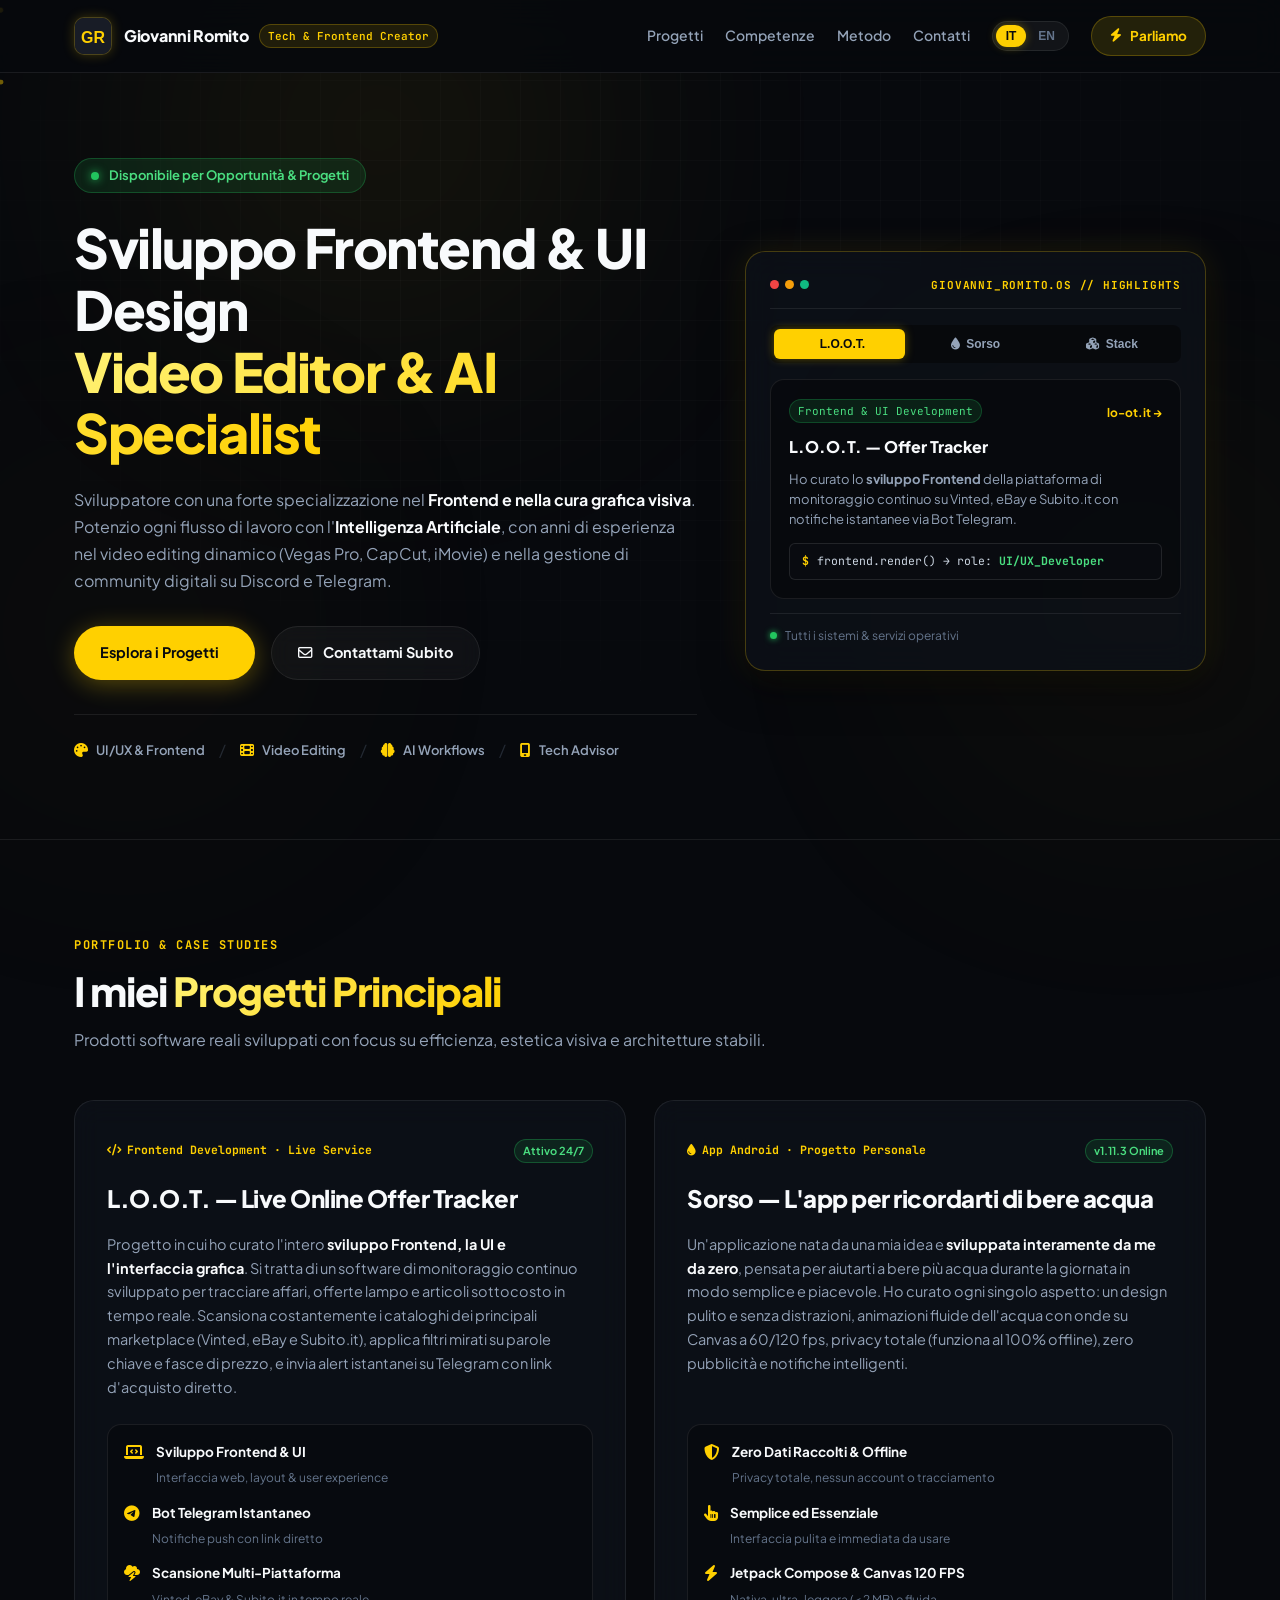
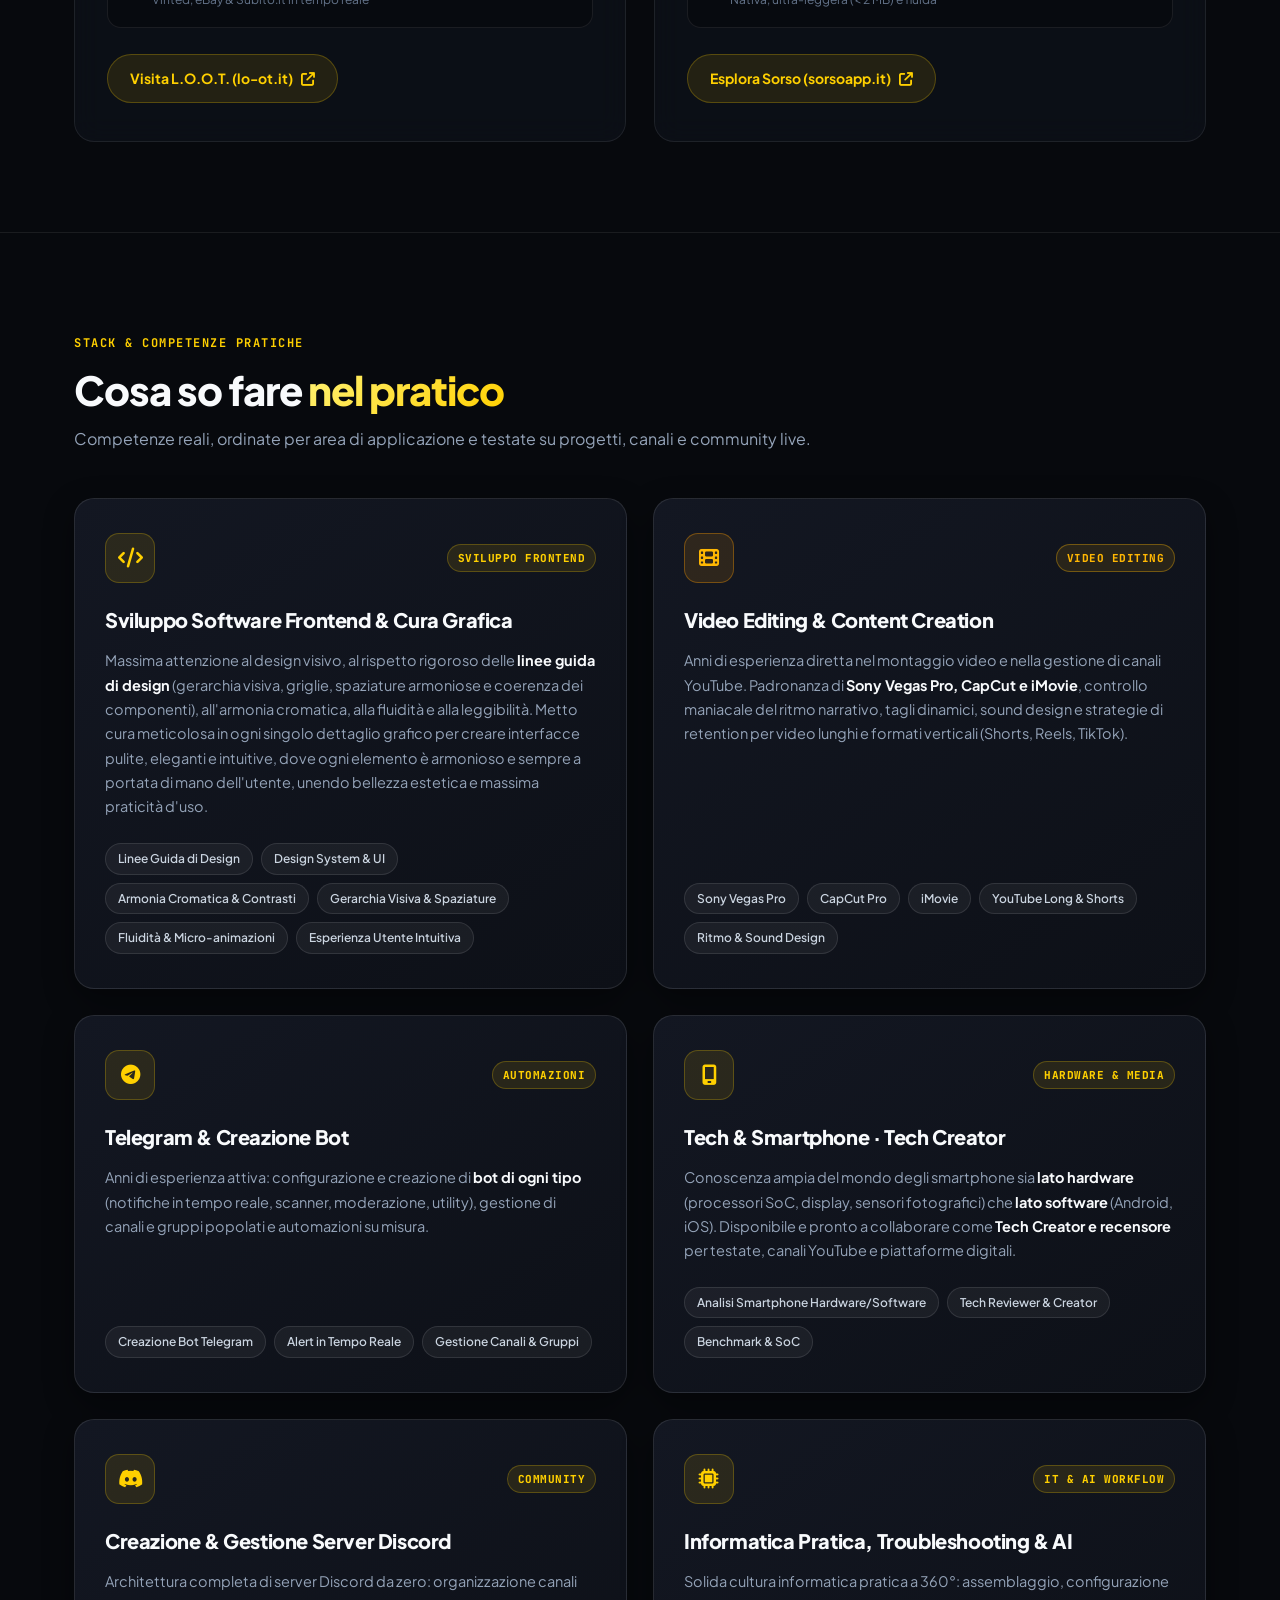
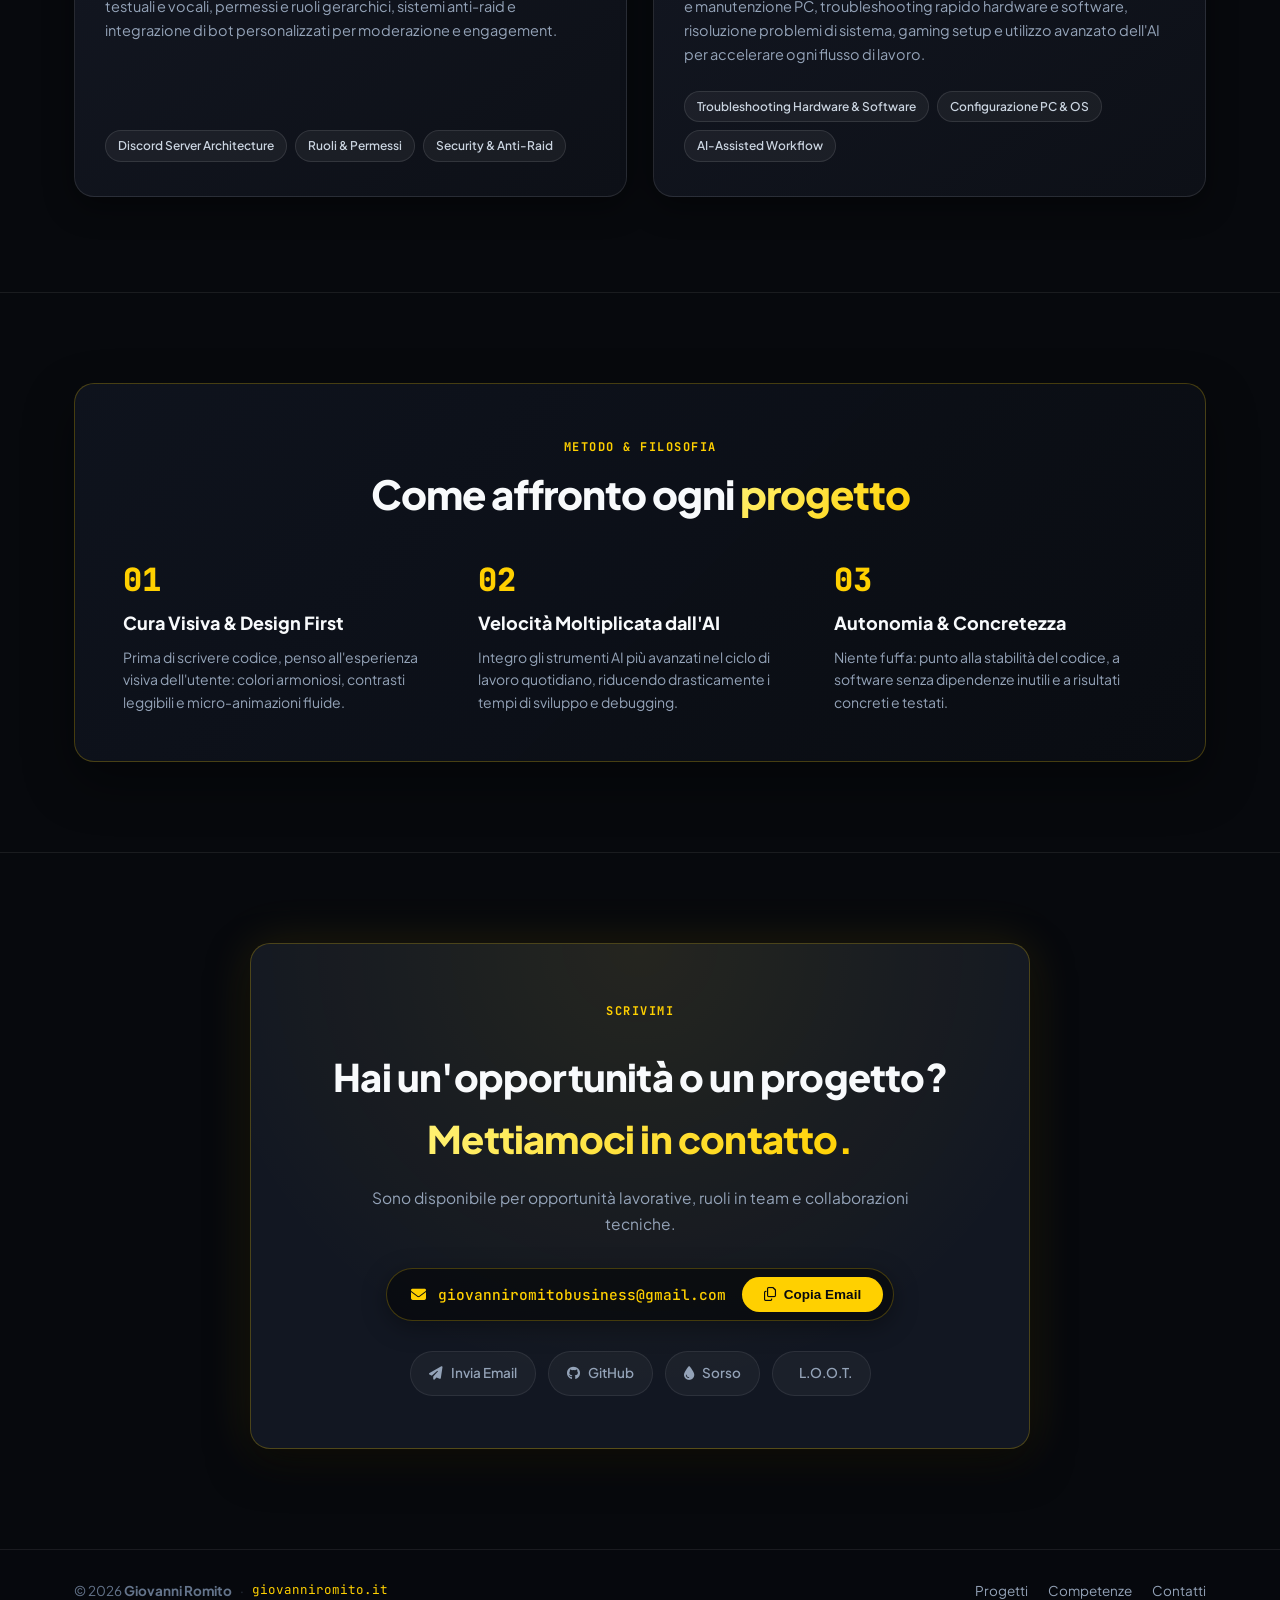
<file: giovanni/index.html>
<!doctype html>
<html lang="it" data-lingua="it">
<head>
  <meta charset="utf-8">
  <meta name="viewport" content="width=device-width, initial-scale=1">
  <title>Giovanni Romito — Frontend Developer, Video Editor & Tech Specialist</title>
  <meta name="description" content="Portfolio di Giovanni Romito: Sviluppo Software Frontend, Video Editing, AI Workflow, Discord & Telegram Community Management e Tech Specialist.">
  
  <!-- Favicon -->
  <link rel="icon" href="data:image/svg+xml,<svg xmlns='http://www.w3.org/2000/svg' viewBox='0 0 100 100'><text y='.9em' font-size='90'>⚡</text></svg>">

  <!-- Google Fonts -->
  <link rel="preconnect" href="https://fonts.googleapis.com">
  <link rel="preconnect" href="https://fonts.gstatic.com" crossorigin>
  <link href="https://fonts.googleapis.com/css2?family=Plus+Jakarta+Sans:wght@300;400;500;600;700;800;900&family=JetBrains+Mono:wght@400;500;600;700&display=swap" rel="stylesheet">

  <!-- Font Awesome 6 Icons -->
  <link rel="stylesheet" href="https://cdnjs.cloudflare.com/ajax/libs/font-awesome/6.5.1/css/all.min.css" crossorigin="anonymous" referrerpolicy="no-referrer">

  <link rel="stylesheet" href="stile.css?v=9.0">
</head>
<body>

  <!-- Background Particle & Glow Canvas -->
  <canvas id="sfondo-particelle"></canvas>
  <div class="sfondo-glow glow-1"></div>
  <div class="sfondo-glow glow-2"></div>
  <div class="sfondo-glow glow-3"></div>
  <div class="griglia-sfondo"></div>

  <!-- HEADER / NAVBAR -->
  <header class="testata">
    <div class="contenitore barra-nav">
      
      <!-- Brand / Logo -->
      <a href="#" class="brand-box">
        <div class="avatar-cornice" title="Giovanni Romito">
          <!-- Placeholder avatar: quando avrai la tua foto profilo, basterà sostituire il file immagine qui sotto -->
          <img src="data:image/svg+xml,<svg xmlns='http://www.w3.org/2000/svg' viewBox='0 0 100 100'><rect width='100' height='100' rx='24' fill='%23181C26'/><text x='50%' y='58%' dominant-baseline='middle' text-anchor='middle' font-size='42' font-family='sans-serif' font-weight='bold' fill='%23FFD000'>GR</text></svg>" alt="Giovanni Romito" id="avatar-img" width="38" height="38">
        </div>
        <div class="brand-info">
          <span class="nome-brand">Giovanni Romito</span>
          <span class="badge-ruolo-nav" data-i18n="nav_ruolo">Tech & Frontend Creator</span>
        </div>
      </a>

      <!-- Nav Links -->
      <nav class="nav-voci">
        <a href="#progetti" class="nav-link" data-i18n="nav_progetti">Progetti</a>
        <a href="#competenze" class="nav-link" data-i18n="nav_competenze">Competenze</a>
        <a href="#metodo" class="nav-link" data-i18n="nav_metodo">Metodo</a>
        <a href="#contatti" class="nav-link" data-i18n="nav_contatti">Contatti</a>
        
        <!-- Segmented Language Switcher Pill -->
        <div class="pillola-lingua-switch">
          <button type="button" class="btn-lang attiva" data-lang="it">IT</button>
          <button type="button" class="btn-lang" data-lang="en">EN</button>
        </div>

        <!-- Scrivimi CTA Button -->
        <a href="#contatti" class="btn-scrivimi-top">
          <i class="fa-solid fa-bolt"></i>
          <span data-i18n="nav_scrivimi">Parliamo</span>
        </a>
      </nav>

      <!-- Mobile Hamburger -->
      <button class="menu-toggle" id="menu-toggle" aria-label="Menu">
        <i class="fa-solid fa-bars"></i>
      </button>
    </div>
  </header>

  <main>
    
    <!-- ==================== HERO SECTION (SPLIT ASIMMETRICO INNOVATIVO) ==================== -->
    <section class="sezione-hero">
      <div class="contenitore hero-split">
        
        <!-- Colonna Sinistra: Testi & Call to Action -->
        <div class="hero-col-sinistra">
          
          <div class="badge-stato rivela">
            <span class="punto-stato"></span>
            <span data-i18n="hero_badge">Disponibile per Opportunità & Progetti</span>
          </div>

          <h1 class="hero-titolo rivela">
            <span data-i18n="hero_titolo_1">Sviluppo Frontend & UI Design</span><br>
            <span class="testo-giallo" data-i18n="hero_titolo_2">Video Editor & AI Specialist</span>
          </h1>

          <p class="hero-sottotitolo rivela" data-i18n="hero_sottotitolo">
            Sviluppatore con una forte specializzazione nel <strong>Frontend e nella cura grafica visiva</strong>. Potenzio ogni flusso di lavoro con l'<strong>Intelligenza Artificiale</strong>, con anni di esperienza nel video editing dinamico (Vegas Pro, CapCut, iMovie) e nella gestione di community digitali su Discord e Telegram.
          </p>

          <!-- Action Buttons -->
          <div class="hero-pulsanti rivela">
            <a href="#progetti" class="btn btn-primario-glow">
              <span>Esplora i Progetti</span>
              <i class="fa-solid fa-arrow-down-right"></i>
            </a>
            <a href="#contatti" class="btn btn-secondario-outline">
              <i class="fa-regular fa-envelope"></i>
              <span data-i18n="btn_scrivimi">Contattami Subito</span>
            </a>
          </div>

          <!-- Quick Skills Ticker -->
          <div class="hero-ticker-competenze rivela">
            <div class="ticker-item"><i class="fa-solid fa-palette"></i> <span>UI/UX & Frontend</span></div>
            <div class="ticker-sep">/</div>
            <div class="ticker-item"><i class="fa-solid fa-film"></i> <span>Video Editing</span></div>
            <div class="ticker-sep">/</div>
            <div class="ticker-item"><i class="fa-solid fa-brain"></i> <span>AI Workflows</span></div>
            <div class="ticker-sep">/</div>
            <div class="ticker-item"><i class="fa-solid fa-mobile-screen"></i> <span>Tech Advisor</span></div>
          </div>

        </div>

        <!-- Colonna Destra: Hub Interattivo in Tempo Reale -->
        <div class="hero-col-destra rivela">
          <div class="scheda-hub-vetrina">
            
            <div class="hub-header">
              <div class="hub-pallini">
                <span></span><span></span><span></span>
              </div>
              <span class="hub-titolo-tag">GIOVANNI_ROMITO.OS // HIGHLIGHTS</span>
            </div>

            <!-- Tab Switcher nel Widget -->
            <div class="hub-tabs">
              <button class="tab-hub-btn attiva" data-hub-tab="loot"><i class="fa-solid fa-radar"></i> L.O.O.T.</button>
              <button class="tab-hub-btn" data-hub-tab="sorso"><i class="fa-solid fa-droplet"></i> Sorso</button>
              <button class="tab-hub-btn" data-hub-tab="stack"><i class="fa-solid fa-cubes"></i> Stack</button>
            </div>

            <!-- Vista 1: L.O.O.T. -->
            <div class="hub-pannello attiva" id="hub-loot">
              <div class="hub-progetto-anteprima">
                <div class="hub-progetto-top">
                  <span class="hub-badge-live">Frontend & UI Development</span>
                  <span class="hub-link-esterno"><a href="https://www.lo-ot.it/" target="_blank" rel="noopener">lo-ot.it &rarr;</a></span>
                </div>
                <h4>L.O.O.T. — Offer Tracker</h4>
                <p>Ho curato lo <strong>sviluppo Frontend</strong> della piattaforma di monitoraggio continuo su Vinted, eBay e Subito.it con notifiche istantanee via Bot Telegram.</p>
                <div class="hub-mini-console">
                  <span class="prompt">$</span> <span>frontend.render() &rarr; role: <b class="glow-txt">UI/UX_Developer</b></span>
                </div>
              </div>
            </div>

            <!-- Vista 2: Sorso -->
            <div class="hub-pannello" id="hub-sorso">
              <div class="hub-progetto-anteprima">
                <div class="hub-progetto-top">
                  <span class="hub-badge-live">Android App Nativa</span>
                  <span class="hub-link-esterno"><a href="https://sorsoapp.it/" target="_blank" rel="noopener">sorsoapp.it &rarr;</a></span>
                </div>
                <h4>Sorso — Water Reminder</h4>
                <p>App Android nativa in Kotlin + Jetpack Compose. &lt; 2 MB, fisica dell'acqua su Canvas procedurale e zero librerie esterne.</p>
                <div class="hub-mini-console">
                  <span class="prompt">$</span> <span>compose.render() &rarr; wave_fps: <b class="glow-txt">120 FPS</b></span>
                </div>
              </div>
            </div>

            <!-- Vista 3: Stack -->
            <div class="hub-pannello" id="hub-stack">
              <div class="hub-progetto-anteprima">
                <h4>Toolkit & Specializzazioni</h4>
                <div class="hub-stack-tag-grid">
                  <span>HTML5 / CSS3 Avanzato</span>
                  <span>Jetpack Compose UI</span>
                  <span>Sony Vegas Pro</span>
                  <span>CapCut Pro</span>
                  <span>Discord Architect</span>
                  <span>Telegram Bots</span>
                  <span>AI Prompting & Coding</span>
                  <span>Smartphone Hardware</span>
                </div>
              </div>
            </div>

            <div class="hub-footer">
              <div class="hub-status-riga">
                <span class="hub-ping"></span>
                <span>Tutti i sistemi & servizi operativi</span>
              </div>
            </div>

          </div>
        </div>

      </div>
    </section>

    <!-- ==================== PROGETTI PRINCIPALI ==================== -->
    <section id="progetti" class="sezione-progetti">
      <div class="contenitore">
        
        <div class="sezione-testata rivela">
          <span class="sopratitolo" data-i18n="progetti_sopratitolo">Portfolio & Case Studies</span>
          <h2 data-i18n="progetti_titolo">I miei <span class="testo-giallo">Progetti Principali</span></h2>
          <p class="sezione-descrizione" data-i18n="progetti_desc">
            Prodotti software reali sviluppati con focus su efficienza, estetica visiva e architetture stabili.
          </p>
        </div>

        <div class="griglia-progetti-duo">
          
          <!-- Card Progetto 1: L.O.O.T. -->
          <div class="card-progetto-grande rivela">
            <div class="card-progetto-inner">
              
              <div class="progetto-badge-linea">
                <span class="tag-categoria"><i class="fa-solid fa-code"></i> Frontend Development · Live Service</span>
                <span class="badge-stato-verde">Attivo 24/7</span>
              </div>

              <h3>L.O.O.T. — Live Online Offer Tracker</h3>

              <p class="progetto-testo-lungo" data-i18n="loot_desc">
                Progetto in cui ho curato l'intero <strong>sviluppo Frontend, la UI e l'interfaccia grafica</strong>. Si tratta di un software di monitoraggio continuo sviluppato per tracciare affari, offerte lampo e articoli sottocosto in tempo reale. Scansiona costantemente i cataloghi dei principali marketplace (Vinted, eBay e Subito.it), applica filtri mirati su parole chiave e fasce di prezzo, e invia alert istantanei su Telegram con link d'acquisto diretto.
              </p>

              <!-- Caratteristiche Chiave a Matrice -->
              <div class="matrice-caratteristiche">
                <div class="matrice-item">
                  <i class="fa-solid fa-laptop-code"></i>
                  <div>
                    <strong data-i18n="loot_feat_1_titolo">Sviluppo Frontend & UI</strong>
                    <span data-i18n="loot_feat_1_desc">Interfaccia web, layout & user experience</span>
                  </div>
                </div>
                <div class="matrice-item">
                  <i class="fa-brands fa-telegram"></i>
                  <div>
                    <strong data-i18n="loot_feat_2_titolo">Bot Telegram Istantaneo</strong>
                    <span data-i18n="loot_feat_2_desc">Notifiche push con link diretto</span>
                  </div>
                </div>
                <div class="matrice-item">
                  <i class="fa-solid fa-cloud-bolt"></i>
                  <div>
                    <strong data-i18n="loot_feat_3_titolo">Scansione Multi-Piattaforma</strong>
                    <span data-i18n="loot_feat_3_desc">Vinted, eBay & Subito.it in tempo reale</span>
                  </div>
                </div>
              </div>

              <div class="progetto-pulsante-box">
                <a href="https://www.lo-ot.it/" target="_blank" rel="noopener" class="btn btn-progetto">
                  <span data-i18n="btn_visita_loot">Visita L.O.O.T. (lo-ot.it)</span>
                  <i class="fa-solid fa-arrow-up-right-from-square"></i>
                </a>
              </div>

            </div>
          </div>

          <!-- Card Progetto 2: Sorso -->
          <div class="card-progetto-grande rivela">
            <div class="card-progetto-inner">
              
              <div class="progetto-badge-linea">
                <span class="tag-categoria"><i class="fa-solid fa-droplet"></i> App Android · Progetto Personale</span>
                <span class="badge-stato-verde">v1.11.3 Online</span>
              </div>

              <h3 data-i18n="sorso_titolo">Sorso — L'app per ricordarti di bere acqua</h3>

              <p class="progetto-testo-lungo" data-i18n="sorso_desc">
                Un'applicazione nata da una mia idea e <strong>sviluppata interamente da me da zero</strong>, pensata per aiutarti a bere più acqua durante la giornata in modo semplice e piacevole. Ho curato ogni singolo aspetto: un design pulito e senza distrazioni, animazioni fluide dell'acqua con onde su Canvas a 60/120 fps, privacy totale (funziona al 100% offline), zero pubblicità e notifiche intelligenti.
              </p>

              <!-- Caratteristiche Chiave a Matrice -->
              <div class="matrice-caratteristiche">
                <div class="matrice-item">
                  <i class="fa-solid fa-shield-halved"></i>
                  <div>
                    <strong data-i18n="sorso_feat_1_titolo">Zero Dati Raccolti & Offline</strong>
                    <span data-i18n="sorso_feat_1_desc">Privacy totale, nessun account o tracciamento</span>
                  </div>
                </div>
                <div class="matrice-item">
                  <i class="fa-solid fa-hand-pointer"></i>
                  <div>
                    <strong data-i18n="sorso_feat_2_titolo">Semplice ed Essenziale</strong>
                    <span data-i18n="sorso_feat_2_desc">Interfaccia pulita e immediata da usare</span>
                  </div>
                </div>
                <div class="matrice-item">
                  <i class="fa-solid fa-bolt"></i>
                  <div>
                    <strong data-i18n="sorso_feat_3_titolo">Jetpack Compose & Canvas 120 FPS</strong>
                    <span data-i18n="sorso_feat_3_desc">Nativa, ultra-leggera (&lt; 2 MB) e fluida</span>
                  </div>
                </div>
              </div>

              <div class="progetto-pulsante-box">
                <a href="https://sorsoapp.it/" target="_blank" rel="noopener" class="btn btn-progetto">
                  <span data-i18n="btn_visita_sorso">Esplora Sorso (sorsoapp.it)</span>
                  <i class="fa-solid fa-arrow-up-right-from-square"></i>
                </a>
              </div>

            </div>
          </div>

        </div>

      </div>
    </section>

    <!-- ==================== COMPETENZE & SPECIALIZZAZIONI ==================== -->
    <section id="competenze" class="sezione-competenze">
      <div class="contenitore">
        
        <div class="sezione-testata rivela">
          <span class="sopratitolo" data-i18n="competenze_sopratitolo">Stack & Competenze Pratiche</span>
          <h2 data-i18n="competenze_titolo">Cosa so fare <span class="testo-giallo">nel pratico</span></h2>
          <p class="sezione-descrizione" data-i18n="competenze_desc">
            Competenze reali, ordinate per area di applicazione e testate su progetti, canali e community live.
          </p>
        </div>

        <div class="griglia-competenze-pulita">
          
          <!-- Card 1: Frontend & UI Development (Large) -->
          <div class="scheda-skill-ordinata card-grande rivela">
            <div class="skill-top-riga">
              <div class="skill-icona-box"><i class="fa-solid fa-code"></i></div>
              <span class="badge-skill-tipo">SVILUPPO FRONTEND</span>
            </div>
            <h3 data-i18n="skill_frontend_titolo">Sviluppo Software Frontend & Cura Grafica</h3>
            <p data-i18n="skill_frontend_desc">
              Massima attenzione al design visivo, al rispetto rigoroso delle <strong>linee guida di design</strong> (gerarchia visiva, griglie, spaziature armoniose e coerenza dei componenti), all'armonia cromatica, alla fluidità e alla leggibilità. Metto cura meticolosa in ogni singolo dettaglio grafico per creare interfacce pulite, eleganti e intuitive, dove ogni elemento è armonioso e sempre a portata di mano dell'utente, unendo bellezza estetica e massima praticità d'uso.
            </p>
            <div class="skill-tags">
              <span>Linee Guida di Design</span>
              <span>Design System & UI</span>
              <span>Armonia Cromatica & Contrasti</span>
              <span>Gerarchia Visiva & Spaziature</span>
              <span>Fluidità & Micro-animazioni</span>
              <span>Esperienza Utente Intuitiva</span>
            </div>
          </div>

          <!-- Card 2: Video Editing (Large) -->
          <div class="scheda-skill-ordinata card-grande rivela">
            <div class="skill-top-riga">
              <div class="skill-icona-box icona-video"><i class="fa-solid fa-film"></i></div>
              <span class="badge-skill-tipo badge-video">VIDEO EDITING</span>
            </div>
            <h3 data-i18n="skill_video_titolo">Video Editing & Content Creation</h3>
            <p data-i18n="skill_video_desc">
              Anni di esperienza diretta nel montaggio video e nella gestione di canali YouTube. Padronanza di <strong>Sony Vegas Pro, CapCut e iMovie</strong>, controllo maniacale del ritmo narrativo, tagli dinamici, sound design e strategie di retention per video lunghi e formati verticali (Shorts, Reels, TikTok).
            </p>
            <div class="skill-tags">
              <span>Sony Vegas Pro</span>
              <span>CapCut Pro</span>
              <span>iMovie</span>
              <span>YouTube Long & Shorts</span>
              <span>Ritmo & Sound Design</span>
            </div>
          </div>

          <!-- Card 3: Telegram & Bot -->
          <div class="scheda-skill-ordinata rivela">
            <div class="skill-top-riga">
              <div class="skill-icona-box"><i class="fa-brands fa-telegram"></i></div>
              <span class="badge-skill-tipo">AUTOMAZIONI</span>
            </div>
            <h3 data-i18n="skill_telegram_titolo">Telegram & Creazione Bot</h3>
            <p data-i18n="skill_telegram_desc">
              Anni di esperienza attiva: configurazione e creazione di <strong>bot di ogni tipo</strong> (notifiche in tempo reale, scanner, moderazione, utility), gestione di canali e gruppi popolati e automazioni su misura.
            </p>
            <div class="skill-tags">
              <span>Creazione Bot Telegram</span>
              <span>Alert in Tempo Reale</span>
              <span>Gestione Canali & Gruppi</span>
            </div>
          </div>

          <!-- Card 4: Tech & Smartphone (Candidatura Tech Creator) -->
          <div class="scheda-skill-ordinata rivela">
            <div class="skill-top-riga">
              <div class="skill-icona-box"><i class="fa-solid fa-mobile-screen"></i></div>
              <span class="badge-skill-tipo">HARDWARE & MEDIA</span>
            </div>
            <h3 data-i18n="skill_tech_titolo">Tech & Smartphone · Tech Creator</h3>
            <p data-i18n="skill_tech_desc">
              Conoscenza ampia del mondo degli smartphone sia <strong>lato hardware</strong> (processori SoC, display, sensori fotografici) che <strong>lato software</strong> (Android, iOS). Disponibile e pronto a collaborare come <strong>Tech Creator e recensore</strong> per testate, canali YouTube e piattaforme digitali.
            </p>
            <div class="skill-tags">
              <span>Analisi Smartphone Hardware/Software</span>
              <span>Tech Reviewer & Creator</span>
              <span>Benchmark & SoC</span>
            </div>
          </div>

          <!-- Card 5: Discord Server Architecture -->
          <div class="scheda-skill-ordinata rivela">
            <div class="skill-top-riga">
              <div class="skill-icona-box"><i class="fa-brands fa-discord"></i></div>
              <span class="badge-skill-tipo">COMMUNITY</span>
            </div>
            <h3 data-i18n="skill_discord_titolo">Creazione & Gestione Server Discord</h3>
            <p data-i18n="skill_discord_desc">
              Architettura completa di server Discord da zero: organizzazione canali testuali e vocali, permessi e ruoli gerarchici, sistemi anti-raid e integrazione di bot personalizzati per moderazione e engagement.
            </p>
            <div class="skill-tags">
              <span>Discord Server Architecture</span>
              <span>Ruoli & Permessi</span>
              <span>Security & Anti-Raid</span>
            </div>
          </div>

          <!-- Card 6: Competenze Informatiche Pratiche & AI -->
          <div class="scheda-skill-ordinata rivela">
            <div class="skill-top-riga">
              <div class="skill-icona-box"><i class="fa-solid fa-microchip"></i></div>
              <span class="badge-skill-tipo">IT & AI WORKFLOW</span>
            </div>
            <h3 data-i18n="skill_it_titolo">Informatica Pratica, Troubleshooting & AI</h3>
            <p data-i18n="skill_it_desc">
              Solida cultura informatica pratica a 360°: assemblaggio, configurazione e manutenzione PC, troubleshooting rapido hardware e software, risoluzione problemi di sistema, gaming setup e utilizzo avanzato dell'AI per accelerare ogni flusso di lavoro.
            </p>
            <div class="skill-tags">
              <span>Troubleshooting Hardware & Software</span>
              <span>Configurazione PC & OS</span>
              <span>AI-Assisted Workflow</span>
            </div>
          </div>

        </div>

      </div>
    </section>

    <!-- ==================== IL MIO METODO ==================== -->
    <section id="metodo" class="sezione-metodo">
      <div class="contenitore">
        <div class="metodo-box rivela">
          <div class="sezione-testata-centrata">
            <span class="sopratitolo" data-i18n="approccio_sopratitolo">Metodo & Filosofia</span>
            <h2 data-i18n="approccio_titolo">Come affronto ogni <span class="testo-giallo">progetto</span></h2>
          </div>

          <div class="metodo-steps-griglia">
            <div class="metodo-col">
              <div class="step-num">01</div>
              <h4 data-i18n="metodo_1_titolo">Cura Visiva & Design First</h4>
              <p data-i18n="metodo_1_desc">Prima di scrivere codice, penso all'esperienza visiva dell'utente: colori armoniosi, contrasti leggibili e micro-animazioni fluide.</p>
            </div>

            <div class="metodo-col">
              <div class="step-num">02</div>
              <h4 data-i18n="metodo_2_titolo">Velocità Moltiplicata dall'AI</h4>
              <p data-i18n="metodo_2_desc">Integro gli strumenti AI più avanzati nel ciclo di lavoro quotidiano, riducendo drasticamente i tempi di sviluppo e debugging.</p>
            </div>

            <div class="metodo-col">
              <div class="step-num">03</div>
              <h4 data-i18n="metodo_3_titolo">Autonomia & Concretezza</h4>
              <p data-i18n="metodo_3_desc">Niente fuffa: punto alla stabilità del codice, a software senza dipendenze inutili e a risultati concreti e testati.</p>
            </div>
          </div>
        </div>
      </div>
    </section>

    <!-- ==================== CONTATTI ==================== -->
    <section id="contatti" class="sezione-contatti">
      <div class="contenitore">
        <div class="contatti-card rivela">
          <span class="sopratitolo" data-i18n="contatti_sopratitolo">Scrivimi</span>
          <h2 data-i18n="contatti_titolo">Hai un'opportunità o un progetto? <span class="testo-giallo">Mettiamoci in contatto.</span></h2>
          <p class="contatti-desc" data-i18n="contatti_desc">
            Sono disponibile per opportunità lavorative, ruoli in team e collaborazioni tecniche.
          </p>

          <!-- Email Box -->
          <div class="box-email">
            <div class="email-indirizzo">
              <i class="fa-solid fa-envelope email-icona"></i>
              <span id="testo-email">giovanniromitobusiness@gmail.com</span>
            </div>
            <button class="btn-copia-email" id="btn-copia-email" title="Copia email">
              <i class="fa-regular fa-copy"></i>
              <span id="btn-copia-testo" data-i18n="btn_copia">Copia Email</span>
            </button>
          </div>

          <!-- Channel Links -->
          <div class="contatti-canali">
            <a href="mailto:giovanniromitobusiness@gmail.com" class="canale-link">
              <i class="fa-solid fa-paper-plane"></i>
              <span data-i18n="canale_email">Invia Email</span>
            </a>
            <a href="https://github.com/sorsoapp" target="_blank" rel="noopener" class="canale-link">
              <i class="fa-brands fa-github"></i>
              <span>GitHub</span>
            </a>
            <a href="https://sorsoapp.it" target="_blank" rel="noopener" class="canale-link">
              <i class="fa-solid fa-droplet"></i>
              <span>Sorso</span>
            </a>
            <a href="https://www.lo-ot.it/" target="_blank" rel="noopener" class="canale-link">
              <i class="fa-solid fa-radar"></i>
              <span>L.O.O.T.</span>
            </a>
          </div>
        </div>
      </div>
    </section>

  </main>

  <!-- FOOTER -->
  <footer class="piede-pagina">
    <div class="contenitore piede-contenuto">
      <div class="piede-info">
        <span>© <span id="anno-corrente">2026</span> <strong>Giovanni Romito</strong></span>
        <span class="punto-sep">·</span>
        <span class="piede-dominio">giovanniromito.it</span>
      </div>
      <div class="piede-link">
        <a href="#progetti" data-i18n="nav_progetti">Progetti</a>
        <a href="#competenze" data-i18n="nav_competenze">Competenze</a>
        <a href="#contatti" data-i18n="nav_contatti">Contatti</a>
      </div>
    </div>
  </footer>

  <script src="script.js?v=9.0"></script>
</body>
</html>
</file>
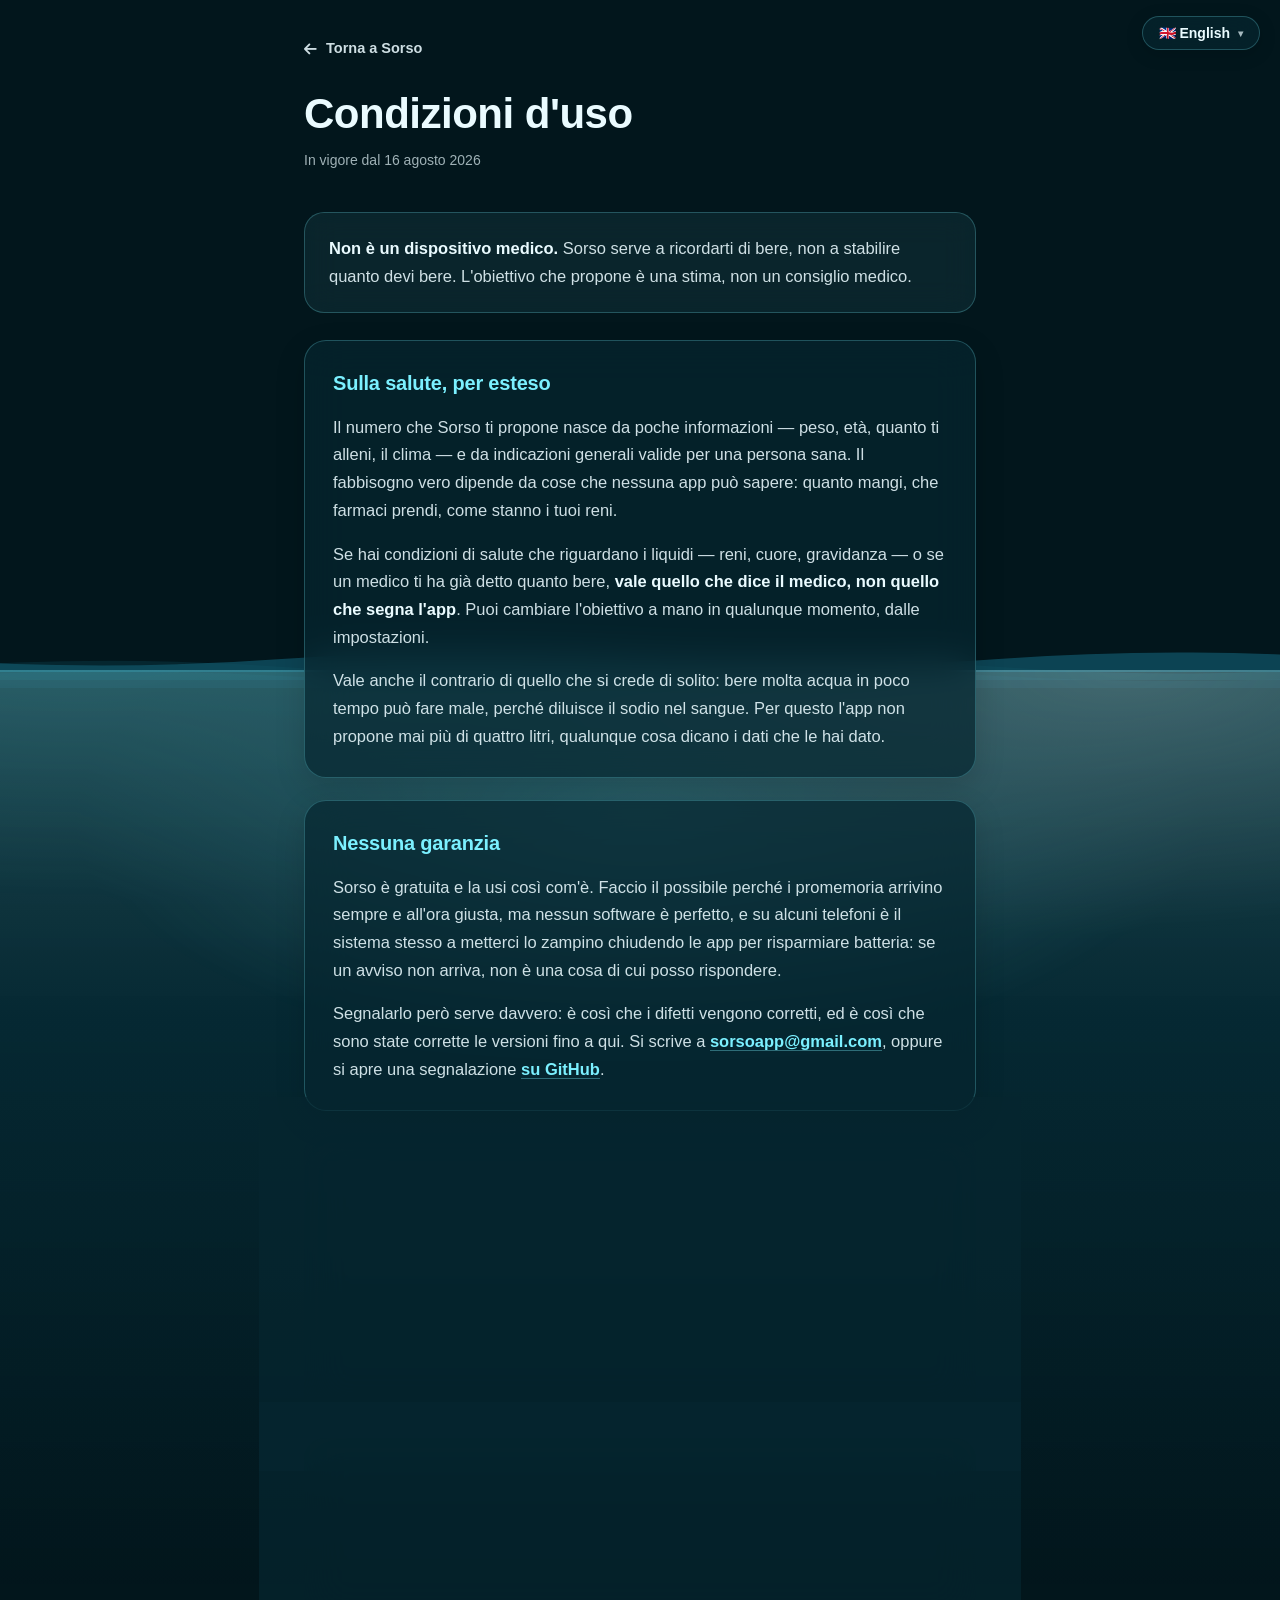
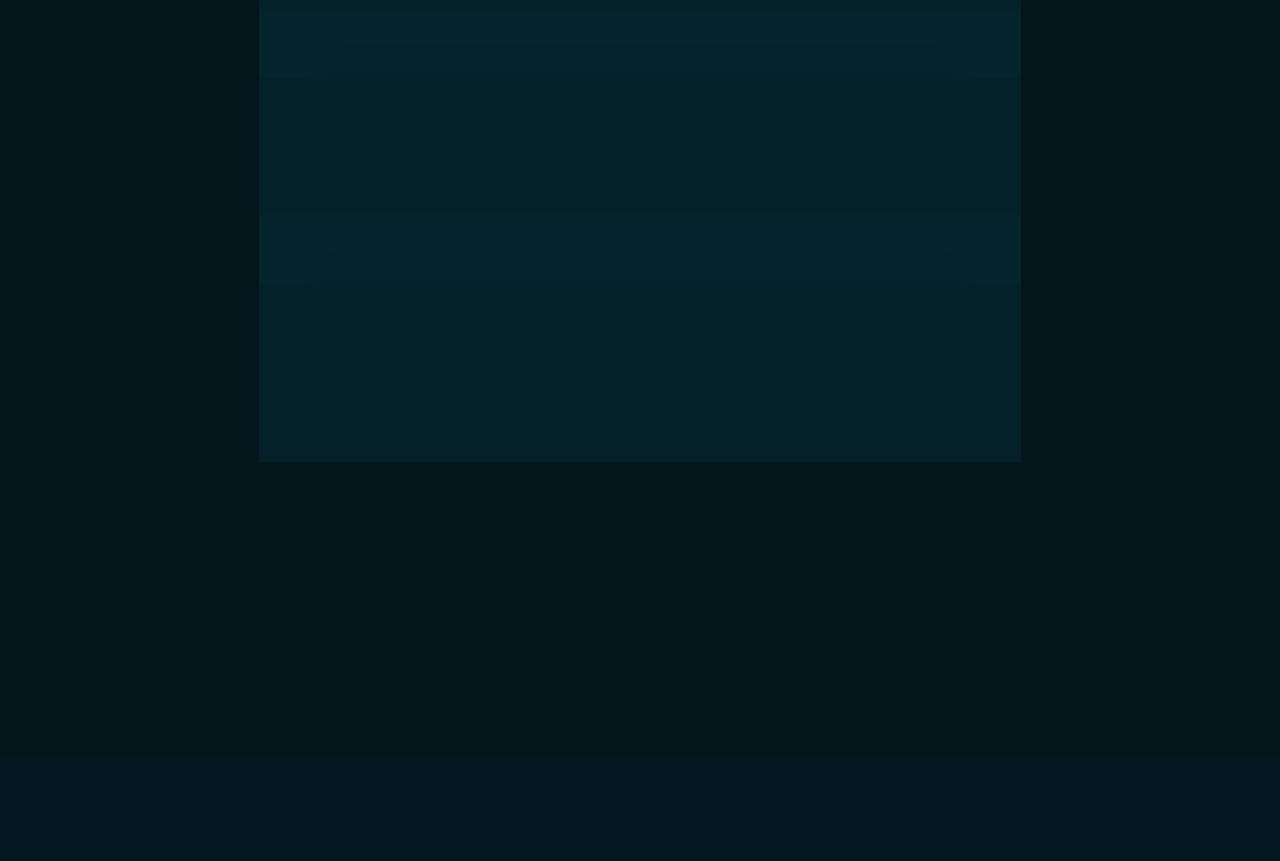
<file: condizioni.html>
<!doctype html>
<html lang="it">
<head>
<meta charset="utf-8">
<meta name="viewport" content="width=device-width, initial-scale=1">
<title>Condizioni d'uso — Sorso</title>
<meta http-equiv="Content-Security-Policy" content="
  default-src 'none';
  script-src 'self' 'unsafe-inline';
  style-src 'self' 'unsafe-inline' https://cdnjs.cloudflare.com;
  font-src 'self' https://cdnjs.cloudflare.com data:;
  img-src 'self' data:;
  connect-src https://api.github.com;
  base-uri 'none';
  form-action 'none'">
<meta name="referrer" content="strict-origin-when-cross-origin">
<meta name="description" content="Condizioni d'uso di Sorso: un'app per ricordarsi di bere acqua, fornita così com'è, senza pretese mediche e senza fregature.">
<link rel="canonical" href="https://sorsoapp.it/condizioni.html">
<meta property="og:type" content="website">
<meta property="og:url" content="https://sorsoapp.it/condizioni.html">
<meta property="og:title" content="Condizioni d'uso — Sorso">
<meta property="og:description" content="Un promemoria per l'acqua, niente di più e niente di meno.">
<meta property="og:image" content="https://sorsoapp.it/anteprima.png">
<meta name="theme-color" content="#02161C">
<link rel="icon" href="data:image/svg+xml,<svg xmlns='http://www.w3.org/2000/svg' viewBox='0 0 100 100'><text y='.9em' font-size='90'>💧</text></svg>">
<link rel="stylesheet" href="https://cdnjs.cloudflare.com/ajax/libs/font-awesome/6.5.1/css/all.min.css" crossorigin="anonymous" referrerpolicy="no-referrer">
<link rel="stylesheet" href="comune.css">
<link rel="stylesheet" href="stile.css">
</head>
<body>

<div class="avanzamento" aria-hidden="true"><i></i></div>

<header class="barra-top">
  <button type="button" class="pillola-top pillola-lingua-label" data-apri-lingua aria-label="Cambia lingua">
    🇮🇹 Italiano <span class="freccetta">▾</span>
  </button>
</header>

<div class="bolle-ambiente" id="bolle-ambiente" aria-hidden="true"></div>

<div class="mare" aria-hidden="true">
 <div class="respiro">
  <div class="onda c"><svg viewBox="0 0 1200 26" preserveAspectRatio="none"><path d="M0 15 Q 150 4 300 14 T 600 14 T 900 14 T 1200 14 V26 H0Z"/></svg><svg viewBox="0 0 1200 26" preserveAspectRatio="none"><path d="M0 15 Q 150 4 300 14 T 600 14 T 900 14 T 1200 14 V26 H0Z"/></svg></div>
  <div class="onda b"><svg viewBox="0 0 1200 26" preserveAspectRatio="none"><path d="M0 14 Q 150 0 300 13 T 600 13 T 900 13 T 1200 13 V26 H0Z"/></svg><svg viewBox="0 0 1200 26" preserveAspectRatio="none"><path d="M0 14 Q 150 0 300 13 T 600 13 T 900 13 T 1200 13 V26 H0Z"/></svg></div>
  <div class="onda a"><svg viewBox="0 0 1200 26" preserveAspectRatio="none"><path d="M0 13 Q 150 26 300 13 T 600 13 T 900 13 T 1200 13 V26 H0Z"/></svg><svg viewBox="0 0 1200 26" preserveAspectRatio="none"><path d="M0 13 Q 150 26 300 13 T 600 13 T 900 13 T 1200 13 V26 H0Z"/></svg></div>
  <div class="corpo" id="bolle"></div>
 </div>
</div>

<main>
  <div class="wrap">
    <div class="testata">
      <a class="torna" href="./"><i class="fa-solid fa-arrow-left"></i> <span>Torna a Sorso</span></a>
      <h1>Condizioni d'uso</h1>
      <p class="data-agg">In vigore dal 16 agosto 2026</p>
    </div>

    <div class="rilievo rivela">
      <p><strong>Non è un dispositivo medico.</strong> Sorso serve a ricordarti di bere,
         non a stabilire quanto devi bere. L'obiettivo che propone è una stima, non un
         consiglio medico.</p>
    </div>

    <div class="sezione-scheda rivela">
      <h2>Sulla salute, per esteso</h2>
      <p>
        Il numero che Sorso ti propone nasce da poche informazioni — peso, età, quanto ti
        alleni, il clima — e da indicazioni generali valide per una persona sana. Il
        fabbisogno vero dipende da cose che nessuna app può sapere: quanto mangi, che
        farmaci prendi, come stanno i tuoi reni.
      </p>
      <p>
        Se hai condizioni di salute che riguardano i liquidi — reni, cuore, gravidanza — o se
        un medico ti ha già detto quanto bere, <strong>vale quello che dice il medico, non
        quello che segna l'app</strong>. Puoi cambiare l'obiettivo a mano in qualunque
        momento, dalle impostazioni.
      </p>
      <p>
        Vale anche il contrario di quello che si crede di solito: bere molta acqua in poco
        tempo può fare male, perché diluisce il sodio nel sangue. Per questo l'app non
        propone mai più di quattro litri, qualunque cosa dicano i dati che le hai dato.
      </p>
    </div>

    <div class="sezione-scheda rivela">
      <h2>Nessuna garanzia</h2>
      <p>
        Sorso è gratuita e la usi così com'è. Faccio il possibile perché i promemoria
        arrivino sempre e all'ora giusta, ma nessun software è perfetto, e su alcuni telefoni
        è il sistema stesso a metterci lo zampino chiudendo le app per risparmiare batteria:
        se un avviso non arriva, non è una cosa di cui posso rispondere.
      </p>
      <p>
        Segnalarlo però serve davvero: è così che i difetti vengono corretti, ed è così che
        sono state corrette le versioni fino a qui. Si scrive a
        <a href="mailto:sorsoapp@gmail.com">sorsoapp@gmail.com</a>, oppure si apre una
        segnalazione <a href="https://github.com/sorsoapp/sorso-releases/issues" rel="noopener">su GitHub</a>.
      </p>
    </div>

    <div class="sezione-scheda rivela">
      <h2>Dove prenderla</h2>
      <p>
        L'unica copia autentica di Sorso è quella pubblicata su
        <a href="https://github.com/sorsoapp/sorso-releases/releases" rel="noopener">github.com/sorsoapp/sorso-releases</a>,
        ed è firmata con la chiave dell'autore. Il pulsante «Scarica» di questo sito porta
        sempre lì.
      </p>
      <p>
        Un file con lo stesso nome trovato altrove può contenere qualunque cosa, e nessuno
        può garantirti il contrario: un'app Android scaricata da un sito qualsiasi ha gli
        stessi permessi di una scaricata da un negozio, e nessuno l'ha controllata.
      </p>
    </div>

    <div class="sezione-scheda rivela">
      <h2>Diritti</h2>
      <p>
        Sorso, il suo nome e il suo codice sono di <strong>Giovanni Romito</strong>. Puoi
        usarla quanto vuoi e passarla a chi vuoi <strong>così com'è</strong>, gratuitamente;
        non puoi rivenderla né distribuirne versioni modificate.
      </p>
    </div>

    <div class="sezione-scheda rivela">
      <h2>Se cambia qualcosa</h2>
      <p>
        Se queste condizioni cambieranno, sarà scritto qui e nelle note della versione in cui
        la cosa entra in vigore. La data in cima alla pagina dice sempre da quando vale il
        testo che stai leggendo.
      </p>
    </div>

    <div class="sezione-scheda rivela">
      <h2>Contatti</h2>
      <p>
        Per qualunque cosa riguardi queste condizioni, l'app o il sito, l'indirizzo è
        <a href="mailto:sorsoapp@gmail.com">sorsoapp@gmail.com</a>.
      </p>
    </div>
  </div>
</main>

<footer>
  <div class="wrap piede">
    <div class="firma">Sorso · di <b>Giovanni Romito</b></div>
    <div class="link-piede">
      <a href="./">Home</a>
      <a href="privacy.html">Privacy</a>
      <a href="mailto:sorsoapp@gmail.com">Scrivimi</a>
      <a href="https://github.com/sorsoapp/sorso-releases/releases">Tutte le versioni</a>
      <a href="https://github.com/sorsoapp">GitHub</a>
    </div>
  </div>
</footer>

<script src="comune.js"></script>
</body>
</html>
</file>
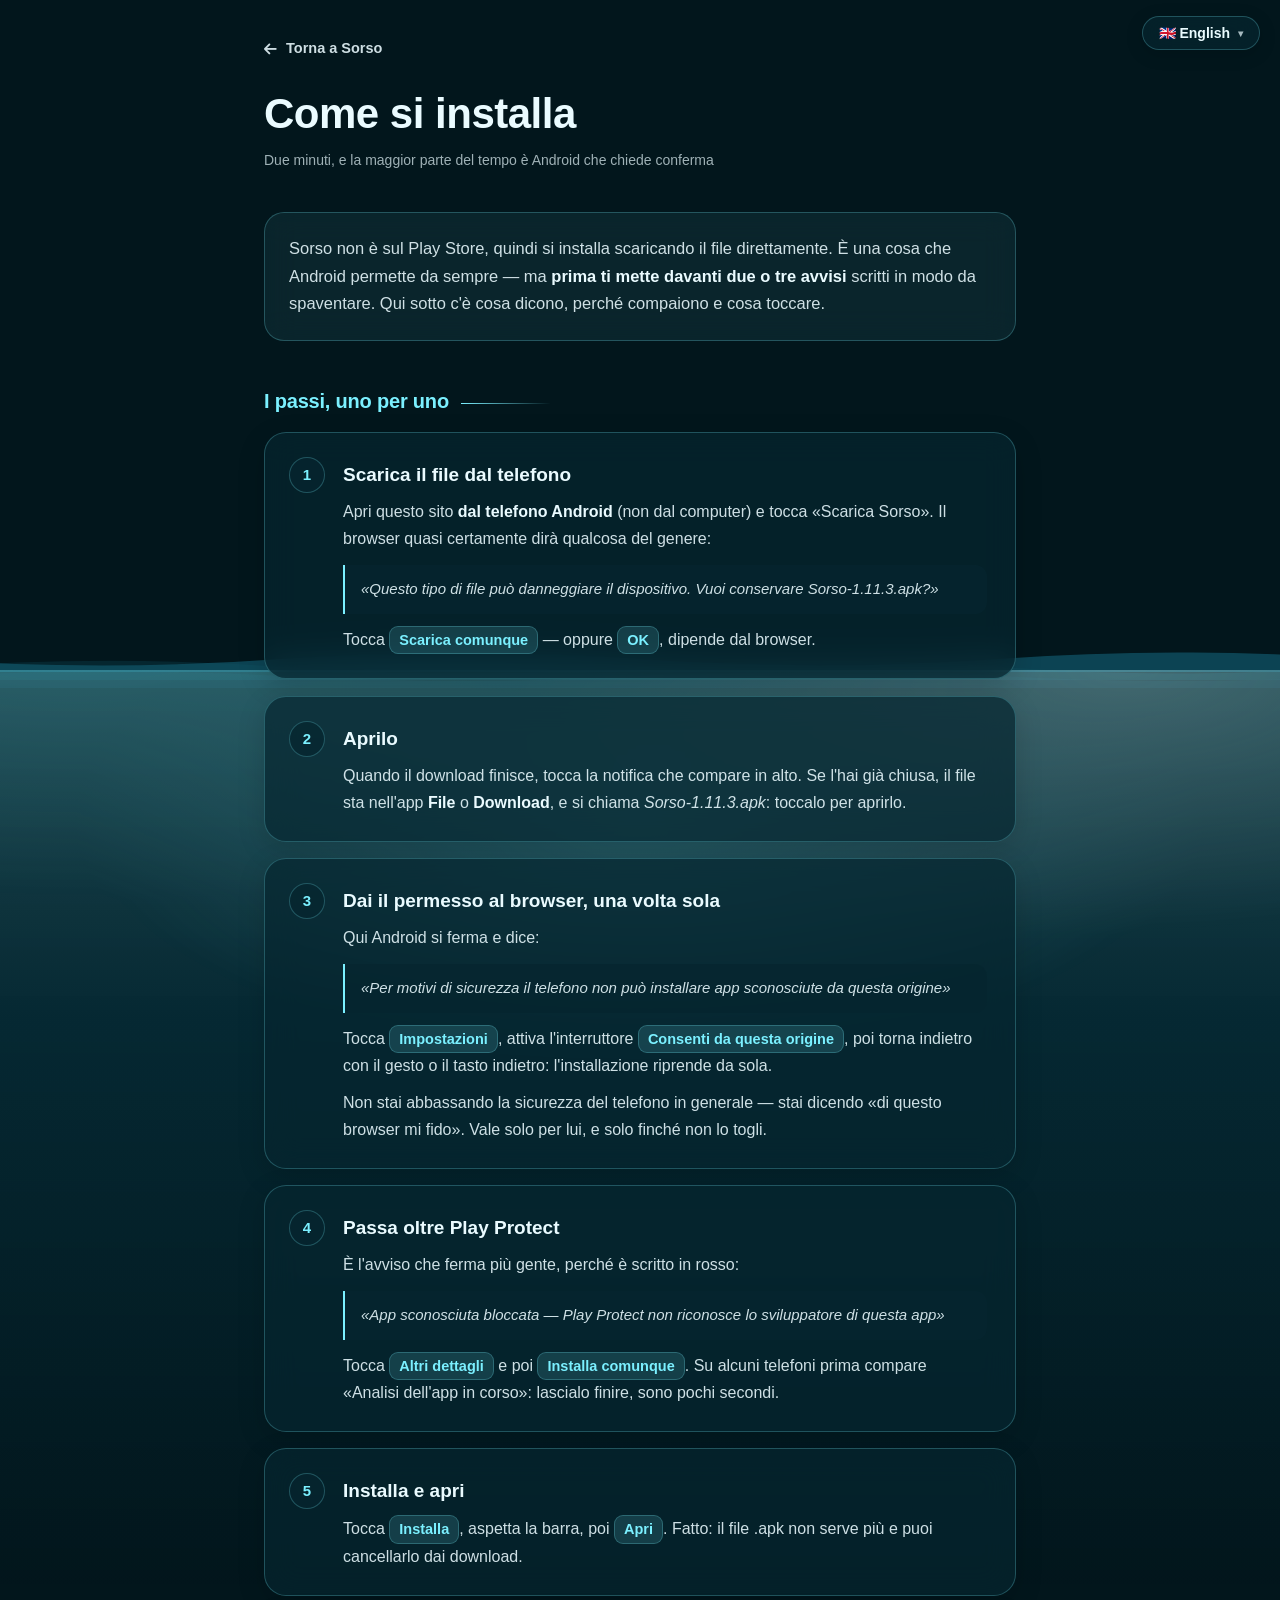
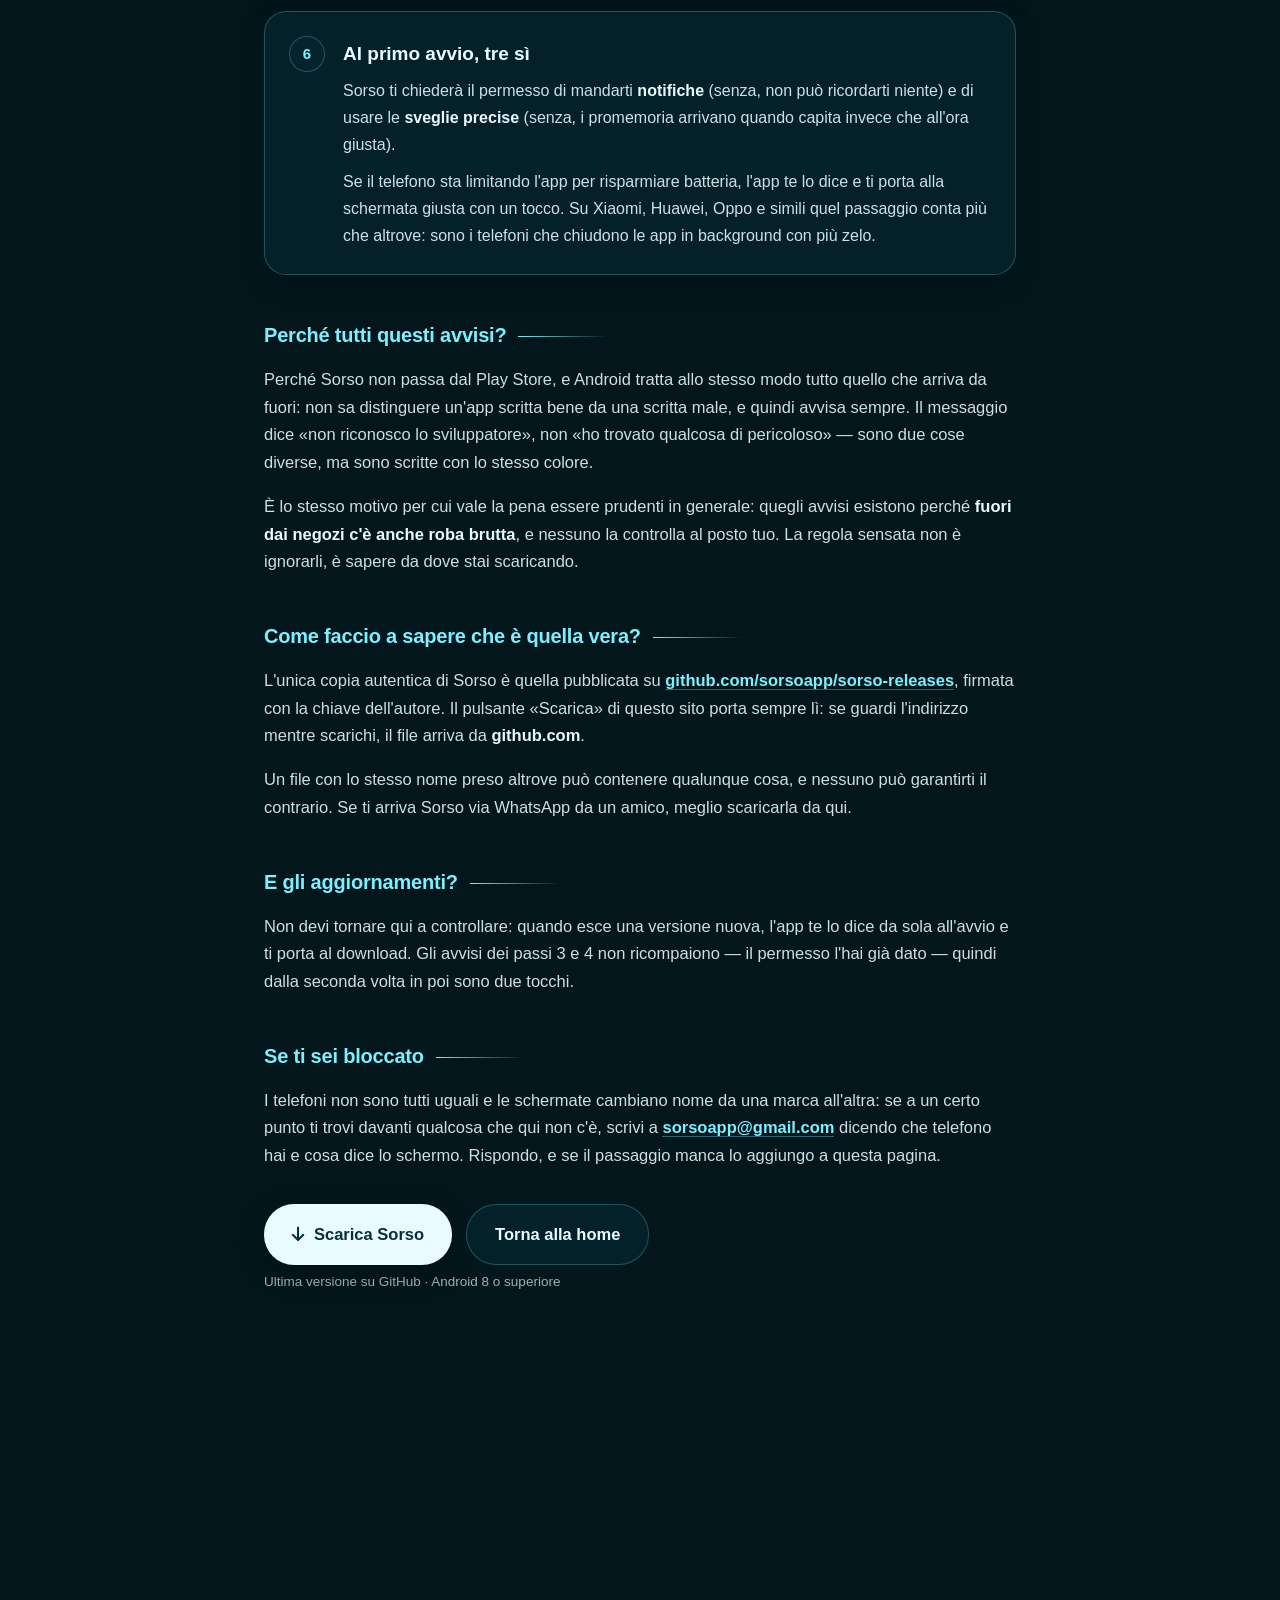
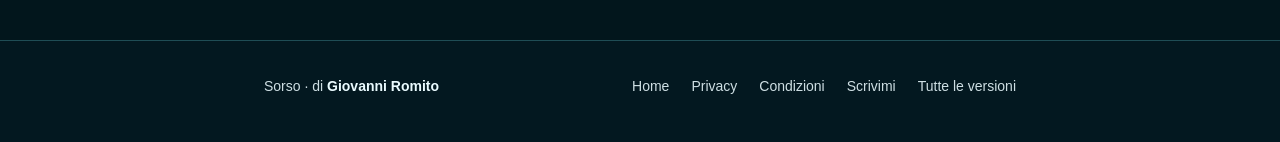
<file: installa.html>
<!doctype html>
<html lang="it">
<head>
<meta charset="utf-8">
<meta name="viewport" content="width=device-width, initial-scale=1">
<title>Come si installa — Sorso</title>
<meta http-equiv="Content-Security-Policy" content="
  default-src 'none';
  script-src 'self' 'unsafe-inline';
  style-src 'self' 'unsafe-inline' https://cdnjs.cloudflare.com;
  font-src 'self' https://cdnjs.cloudflare.com data:;
  img-src 'self' data:;
  connect-src https://api.github.com;
  base-uri 'none';
  form-action 'none'">
<meta name="referrer" content="strict-origin-when-cross-origin">
<meta name="description" content="Sorso non è sul Play Store, quindi Android mette qualche avviso prima di installarla. Ecco cosa dicono, perché compaiono e come si passa oltre.">
<link rel="canonical" href="https://sorsoapp.it/installa.html">
<meta property="og:type" content="website">
<meta property="og:url" content="https://sorsoapp.it/installa.html">
<meta property="og:title" content="Come si installa Sorso">
<meta property="og:description" content="Tre avvisi di Android, spiegati uno per uno. Due minuti e l'app è sul telefono.">
<meta property="og:image" content="https://sorsoapp.it/anteprima.png">
<meta name="theme-color" content="#02161C">
<link rel="icon" href="data:image/svg+xml,<svg xmlns='http://www.w3.org/2000/svg' viewBox='0 0 100 100'><text y='.9em' font-size='90'>💧</text></svg>">
<link rel="stylesheet" href="https://cdnjs.cloudflare.com/ajax/libs/font-awesome/6.5.1/css/all.min.css" crossorigin="anonymous" referrerpolicy="no-referrer">
<link rel="stylesheet" href="comune.css">
<link rel="stylesheet" href="stile.css">
<style>
  .wrap{max-width:800px}

  /* ---- i passi ---- */
  .passi{counter-reset:passo;margin-top:10px}
  .passo{
    position:relative;overflow:hidden;
    border:1px solid var(--card-border);background:var(--card-bg);
    backdrop-filter:blur(16px);-webkit-backdrop-filter:blur(16px);
    border-radius:22px;padding:26px 28px 24px 78px;margin-bottom:16px;
    box-shadow:0 8px 28px rgba(0,0,0,.15);
    transition:transform .28s cubic-bezier(.2,.8,.3,1), border-color .28s, box-shadow .28s
  }
  .passo::before{
    counter-increment:passo;content:counter(passo);
    position:absolute;left:24px;top:24px;
    width:34px;height:34px;border-radius:50%;
    display:flex;align-items:center;justify-content:center;
    background:var(--card-bg);border:1.5px solid var(--card-border);
    color:var(--glow);font-size:15px;font-weight:700;
    transition:background .3s, transform .35s cubic-bezier(.34,1.56,.64,1), color .3s
  }
  .passo::after{
    content:'';position:absolute;inset:0;pointer-events:none;opacity:0;transition:opacity .35s;
    background:radial-gradient(300px circle at var(--mx,50%) var(--my,50%),var(--glow),transparent 62%)
  }
  .passo:hover{transform:translateY(-4px);border-color:var(--card-hover-border);box-shadow:0 18px 44px rgba(0,0,0,.28)}
  .passo:hover::before{background:var(--glow);color:var(--ink);transform:scale(1.12) rotate(-8deg)}
  .passo:hover::after{opacity:.12}
  .passo h3{font-size:19px;font-weight:700;margin-bottom:9px;color:var(--schiuma)}
  .passo p{font-size:16px;margin-bottom:10px;color:var(--mist)}
  .passo p:last-child{margin-bottom:0}

  .schermata{
    display:block;border-left:2px solid var(--glow);
    background:var(--card-bg);border-radius:0 12px 12px 0;
    padding:12px 16px;margin:12px 0;font-size:15px;
    color:var(--mist);font-style:italic
  }
  .tocca{
    display:inline-block;background:rgba(123,240,255,.14);
    border:1px solid var(--card-border);border-radius:9px;
    padding:1px 9px;font-size:14.5px;font-style:normal;font-weight:600;
    color:var(--glow);white-space:nowrap
  }

  .bottoniera{display:flex;gap:14px;flex-wrap:wrap;margin:34px 0 6px}
  .btn{
    position:relative;overflow:hidden;isolation:isolate;
    display:inline-flex;align-items:center;gap:10px;
    background:var(--schiuma);color:var(--ink);
    padding:16px 28px;border-radius:30px;font-weight:700;font-size:16.5px;
    text-decoration:none;
    transition:transform .18s cubic-bezier(.34,1.56,.64,1), box-shadow .25s, background .3s;
    box-shadow:0 8px 30px rgba(0,0,0,.18)
  }
  .btn::after{
    content:'';position:absolute;top:-20%;left:-140%;width:55%;height:140%;
    background:linear-gradient(100deg,transparent,rgba(255,255,255,.6),transparent);
    transform:skewX(-18deg);z-index:-1
  }
  .btn:hover::after{animation:lampo .85s ease-out}
  @keyframes lampo{to{left:150%}}
  .btn:hover{transform:translateY(-3px);box-shadow:0 16px 46px rgba(0,0,0,.26)}
  .btn:active{transform:scale(.96)}
  .btn.vuoto{
    background:var(--card-bg);color:var(--schiuma);
    backdrop-filter:blur(16px);-webkit-backdrop-filter:blur(16px);
    border:1.5px solid var(--card-border);box-shadow:none;font-weight:600
  }
  .btn.vuoto::after{background:linear-gradient(100deg,transparent,var(--card-border),transparent)}
  .btn.vuoto:hover{background:rgba(123,240,255,.14);border-color:var(--glow);box-shadow:0 10px 34px rgba(0,0,0,.14)}
  .btn .freccia{display:inline-block;transition:transform .3s cubic-bezier(.34,1.56,.64,1)}
  .btn:hover .freccia{transform:translateY(3px)}
  .sotto-bottone{font-size:13.5px;color:var(--mist-soft);margin-top:4px}

  @media (prefers-reduced-motion:reduce){
    *,*::before,*::after{animation:none !important;transition:none !important}
    .rivela{opacity:1;transform:none}
  }
  @media (max-width:560px){
    .passo{padding:24px 20px 22px 20px}
    .passo::before{position:static;margin-bottom:14px}
    .bottoniera{flex-direction:column}
    .btn{justify-content:center}
  }
</style>
</head>
<body>

<div class="avanzamento" aria-hidden="true"><i></i></div>

<header class="barra-top">
  <button type="button" class="pillola-top pillola-lingua-label" data-apri-lingua aria-label="Cambia lingua">
    🇮🇹 Italiano <span class="freccetta">▾</span>
  </button>
</header>

<div class="bolle-ambiente" id="bolle-ambiente" aria-hidden="true"></div>

<div class="mare" aria-hidden="true">
 <div class="respiro">
  <div class="onda c"><svg viewBox="0 0 1200 26" preserveAspectRatio="none"><path d="M0 15 Q 150 4 300 14 T 600 14 T 900 14 T 1200 14 V26 H0Z"/></svg><svg viewBox="0 0 1200 26" preserveAspectRatio="none"><path d="M0 15 Q 150 4 300 14 T 600 14 T 900 14 T 1200 14 V26 H0Z"/></svg></div>
  <div class="onda b"><svg viewBox="0 0 1200 26" preserveAspectRatio="none"><path d="M0 14 Q 150 0 300 13 T 600 13 T 900 13 T 1200 13 V26 H0Z"/></svg><svg viewBox="0 0 1200 26" preserveAspectRatio="none"><path d="M0 14 Q 150 0 300 13 T 600 13 T 900 13 T 1200 13 V26 H0Z"/></svg></div>
  <div class="onda a"><svg viewBox="0 0 1200 26" preserveAspectRatio="none"><path d="M0 13 Q 150 26 300 13 T 600 13 T 900 13 T 1200 13 V26 H0Z"/></svg><svg viewBox="0 0 1200 26" preserveAspectRatio="none"><path d="M0 13 Q 150 26 300 13 T 600 13 T 900 13 T 1200 13 V26 H0Z"/></svg></div>
  <div class="corpo" id="bolle"></div>
 </div>
</div>

<main>
  <div class="wrap">
    <div class="testata">
      <a class="torna" href="./"><i class="fa-solid fa-arrow-left"></i> <span>Torna a Sorso</span></a>
      <h1>Come si installa</h1>
      <p class="data-agg">Due minuti, e la maggior parte del tempo è Android che chiede conferma</p>
    </div>

    <div class="rilievo rivela">
      <p>
        Sorso non è sul Play Store, quindi si installa scaricando il file direttamente.
        È una cosa che Android permette da sempre — ma <strong>prima ti mette davanti due
        o tre avvisi</strong> scritti in modo da spaventare. Qui sotto c'è cosa dicono,
        perché compaiono e cosa toccare.
      </p>
    </div>

    <h2 class="rivela">I passi, uno per uno</h2>

    <div class="passi">
      <div class="passo rivela">
        <h3>Scarica il file dal telefono</h3>
        <p>
          Apri questo sito <strong>dal telefono Android</strong> (non dal computer) e tocca
          «Scarica Sorso». Il browser quasi certamente dirà qualcosa del genere:
        </p>
        <span class="schermata">«Questo tipo di file può danneggiare il dispositivo. Vuoi conservare <span class="nome-file">Sorso-1.11.3.apk</span>?»</span>
        <p>Tocca <span class="tocca">Scarica comunque</span> — oppure <span class="tocca">OK</span>, dipende dal browser.</p>
      </div>

      <div class="passo rivela">
        <h3>Aprilo</h3>
        <p>
          Quando il download finisce, tocca la notifica che compare in alto. Se l'hai già
          chiusa, il file sta nell'app <strong>File</strong> o <strong>Download</strong>,
          e si chiama <em class="nome-file">Sorso-1.11.3.apk</em>: toccalo per aprirlo.
        </p>
      </div>

      <div class="passo rivela">
        <h3>Dai il permesso al browser, una volta sola</h3>
        <p>Qui Android si ferma e dice:</p>
        <span class="schermata">«Per motivi di sicurezza il telefono non può installare app sconosciute da questa origine»</span>
        <p>
          Tocca <span class="tocca">Impostazioni</span>, attiva l'interruttore
          <span class="tocca">Consenti da questa origine</span>, poi torna indietro con il
          gesto o il tasto indietro: l'installazione riprende da sola.
        </p>
        <p>
          Non stai abbassando la sicurezza del telefono in generale — stai dicendo
          «di questo browser mi fido». Vale solo per lui, e solo finché non lo togli.
        </p>
      </div>

      <div class="passo rivela">
        <h3>Passa oltre Play Protect</h3>
        <p>È l'avviso che ferma più gente, perché è scritto in rosso:</p>
        <span class="schermata">«App sconosciuta bloccata — Play Protect non riconosce lo sviluppatore di questa app»</span>
        <p>
          Tocca <span class="tocca">Altri dettagli</span> e poi
          <span class="tocca">Installa comunque</span>. Su alcuni telefoni prima compare
          «Analisi dell'app in corso»: lascialo finire, sono pochi secondi.
        </p>
      </div>

      <div class="passo rivela">
        <h3>Installa e apri</h3>
        <p>
          Tocca <span class="tocca">Installa</span>, aspetta la barra, poi
          <span class="tocca">Apri</span>. Fatto: il file .apk non serve più e puoi
          cancellarlo dai download.
        </p>
      </div>

      <div class="passo rivela">
        <h3>Al primo avvio, tre sì</h3>
        <p>
          Sorso ti chiederà il permesso di mandarti <strong>notifiche</strong> (senza, non
          può ricordarti niente) e di usare le <strong>sveglie precise</strong> (senza, i
          promemoria arrivano quando capita invece che all'ora giusta).
        </p>
        <p>
          Se il telefono sta limitando l'app per risparmiare batteria, l'app te lo dice e
          ti porta alla schermata giusta con un tocco. Su Xiaomi, Huawei, Oppo e simili
          quel passaggio conta più che altrove: sono i telefoni che chiudono le app in
          background con più zelo.
        </p>
      </div>
    </div>

    <h2 class="rivela">Perché tutti questi avvisi?</h2>
    <p class="rivela">
      Perché Sorso non passa dal Play Store, e Android tratta allo stesso modo tutto quello
      che arriva da fuori: non sa distinguere un'app scritta bene da una scritta male, e
      quindi avvisa sempre. Il messaggio dice «non riconosco lo sviluppatore», non
      «ho trovato qualcosa di pericoloso» — sono due cose diverse, ma sono scritte con lo
      stesso colore.
    </p>
    <p class="rivela">
      È lo stesso motivo per cui vale la pena essere prudenti in generale: quegli avvisi
      esistono perché <strong>fuori dai negozi c'è anche roba brutta</strong>, e nessuno la
      controlla al posto tuo. La regola sensata non è ignorarli, è sapere da dove stai
      scaricando.
    </p>

    <h2 class="rivela">Come faccio a sapere che è quella vera?</h2>
    <p class="rivela">
      L'unica copia autentica di Sorso è quella pubblicata su
      <a href="https://github.com/sorsoapp/sorso-releases/releases" rel="noopener">github.com/sorsoapp/sorso-releases</a>,
      firmata con la chiave dell'autore. Il pulsante «Scarica» di questo sito porta sempre
      lì: se guardi l'indirizzo mentre scarichi, il file arriva da
      <strong>github.com</strong>.
    </p>
    <p class="rivela">
      Un file con lo stesso nome preso altrove può contenere qualunque cosa, e nessuno può
      garantirti il contrario. Se ti arriva Sorso via WhatsApp da un amico, meglio
      scaricarla da qui.
    </p>

    <h2 class="rivela">E gli aggiornamenti?</h2>
    <p class="rivela">
      Non devi tornare qui a controllare: quando esce una versione nuova, l'app te lo dice
      da sola all'avvio e ti porta al download. Gli avvisi dei passi 3 e 4 non ricompaiono
      — il permesso l'hai già dato — quindi dalla seconda volta in poi sono due tocchi.
    </p>

    <h2 class="rivela">Se ti sei bloccato</h2>
    <p class="rivela">
      I telefoni non sono tutti uguali e le schermate cambiano nome da una marca all'altra:
      se a un certo punto ti trovi davanti qualcosa che qui non c'è, scrivi a
      <a href="mailto:sorsoapp@gmail.com">sorsoapp@gmail.com</a> dicendo che telefono hai e
      cosa dice lo schermo. Rispondo, e se il passaggio manca lo aggiungo a questa pagina.
    </p>

    <div class="bottoniera rivela">
      <a class="btn" id="scarica" href="https://github.com/sorsoapp/sorso-releases/releases/latest">
        <span class="freccia"><i class="fa-solid fa-arrow-down"></i></span> Scarica Sorso
      </a>
      <a class="btn vuoto" href="./">Torna alla home</a>
    </div>
    <p class="sotto-bottone rivela" id="dettaglio">Ultima versione su GitHub · Android 8 o superiore</p>
  </div>
</main>

<footer>
  <div class="wrap piede">
    <div class="firma">Sorso · di <b>Giovanni Romito</b></div>
    <div class="link-piede">
      <a href="./">Home</a>
      <a href="privacy.html">Privacy</a>
      <a href="condizioni.html">Condizioni</a>
      <a href="mailto:sorsoapp@gmail.com">Scrivimi</a>
      <a href="https://github.com/sorsoapp/sorso-releases/releases">Tutte le versioni</a>
    </div>
  </div>
</footer>

<script>
function scaricoAttendibile(indirizzo) {
  try {
    const u = new URL(indirizzo);
    return u.protocol === 'https:' &&
      (u.hostname === 'github.com' || u.hostname.endsWith('.githubusercontent.com'));
  } catch {
    return false;
  }
}

fetch('https://api.github.com/repos/sorsoapp/sorso-releases/releases/latest')
  .then(r => r.ok ? r.json() : Promise.reject())
  .then(rel => {
    const apk = (rel.assets || []).find(a => a.name.toLowerCase().endsWith('.apk'));
    if (!apk || !scaricoAttendibile(apk.browser_download_url)) return;
    document.getElementById('scarica').href = apk.browser_download_url;
    const mb = (apk.size / 1048576).toFixed(1).replace('.', ',');
    document.getElementById('dettaglio').textContent =
      `Versione ${rel.tag_name.split('-').pop()} · ${mb} MB · Android 8 o superiore`;
    document.querySelectorAll('.nome-file').forEach(n => { n.textContent = apk.name; });
  })
  .catch(() => {});
</script>
<script src="comune.js"></script>
</body>
</html>
</file>
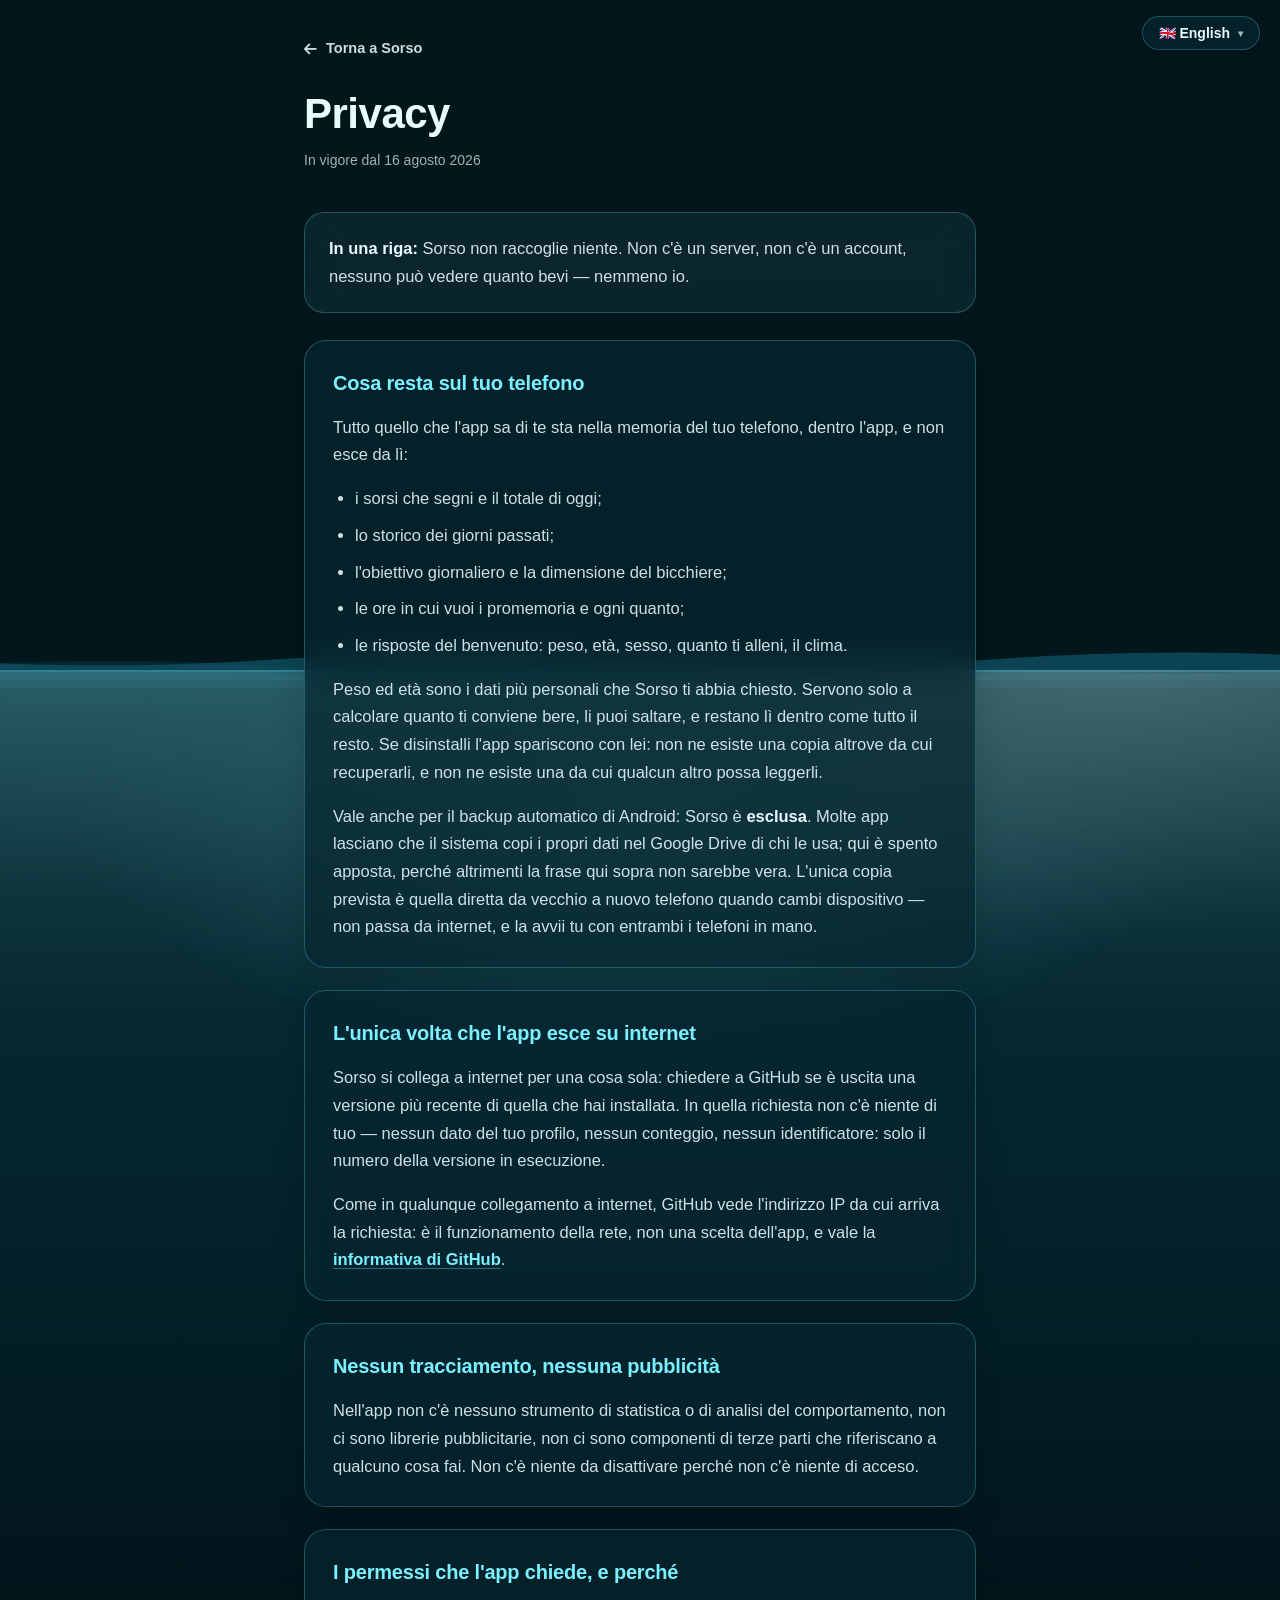
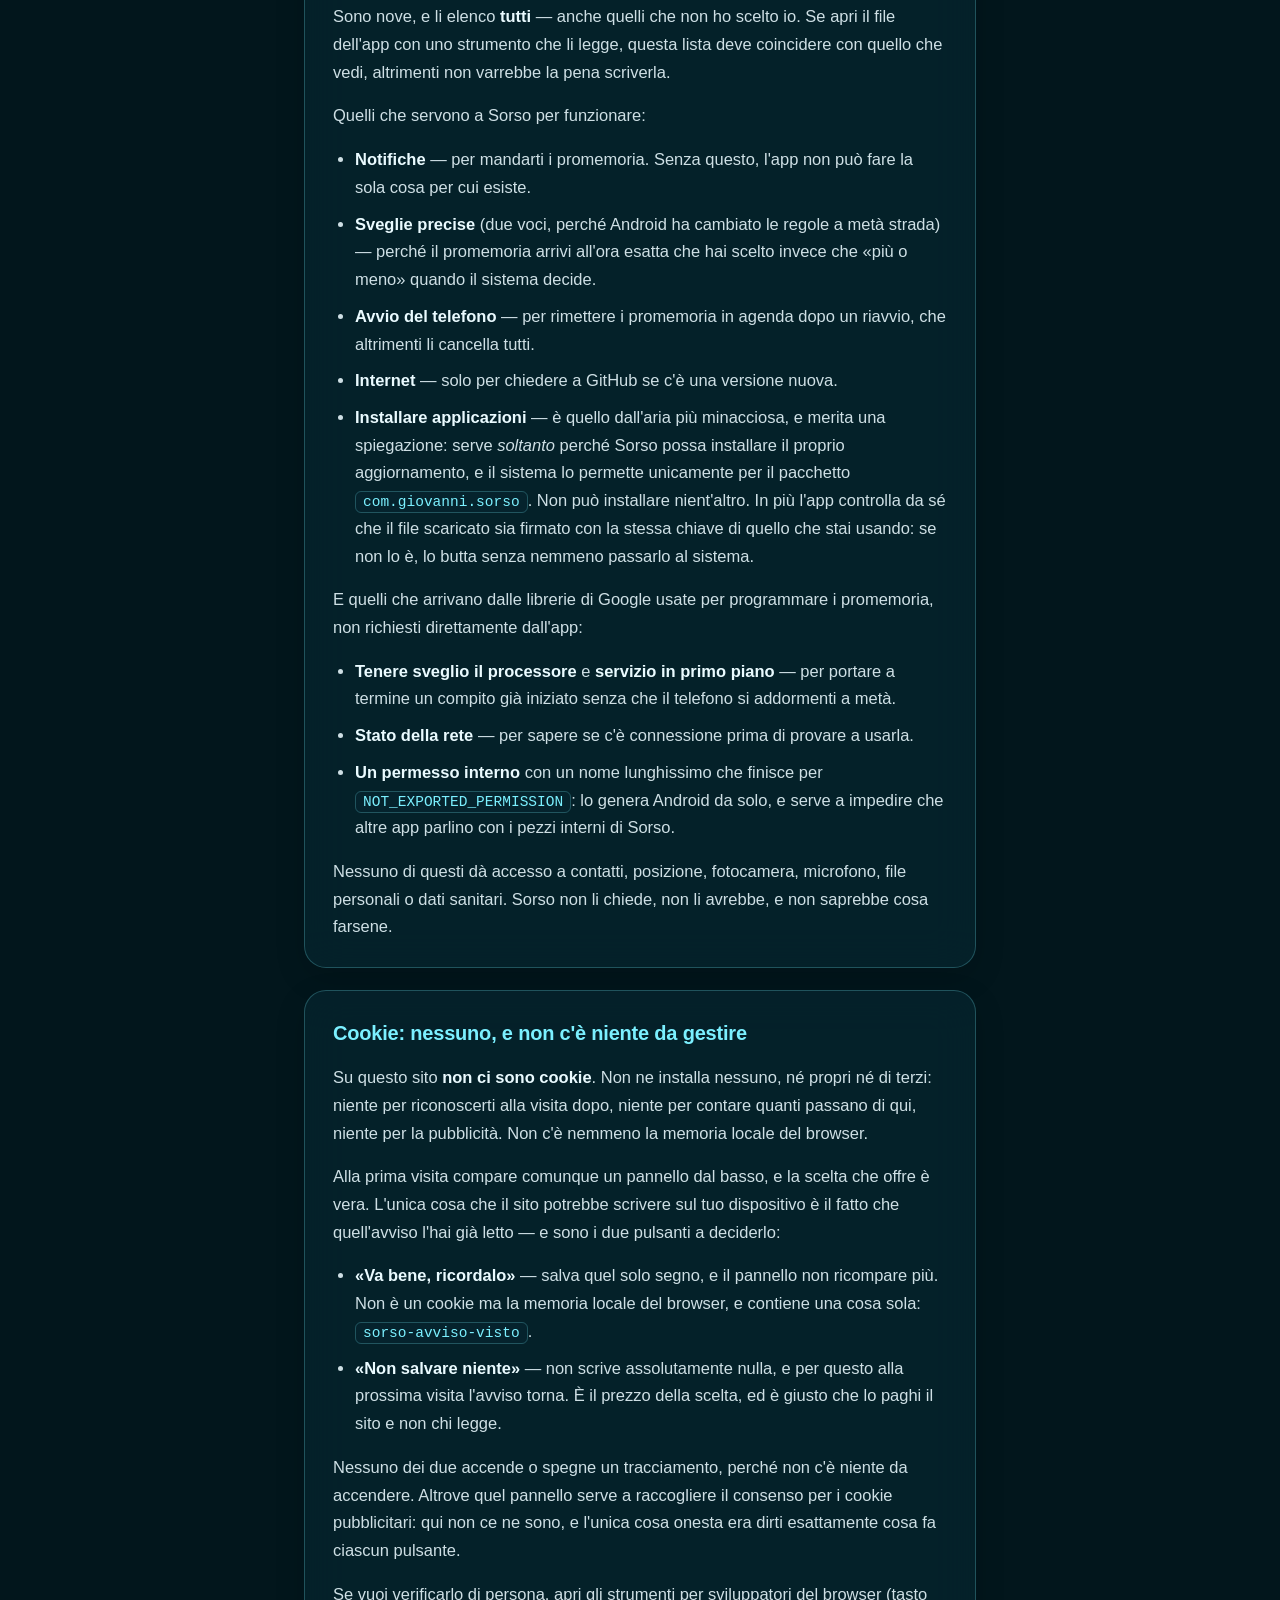
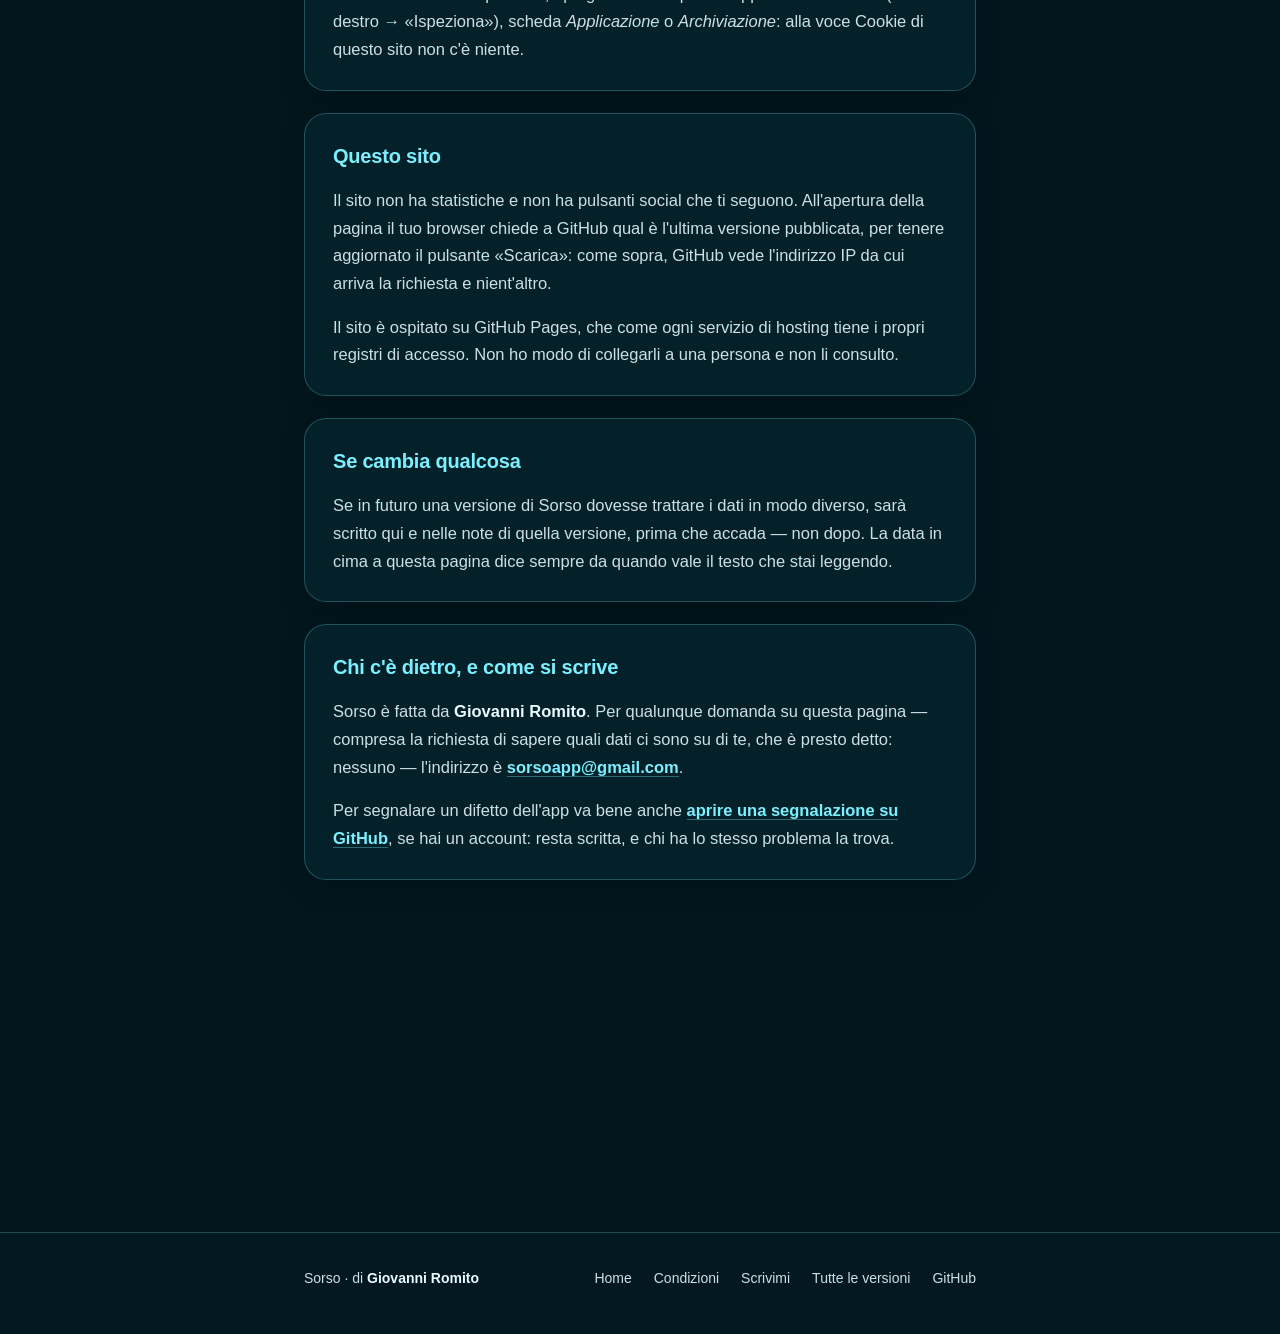
<file: privacy.html>
<!doctype html>
<html lang="it">
<head>
<meta charset="utf-8">
<meta name="viewport" content="width=device-width, initial-scale=1">
<title>Privacy — Sorso</title>
<meta http-equiv="Content-Security-Policy" content="
  default-src 'none';
  script-src 'self' 'unsafe-inline';
  style-src 'self' 'unsafe-inline' https://cdnjs.cloudflare.com;
  font-src 'self' https://cdnjs.cloudflare.com data:;
  img-src 'self' data:;
  connect-src https://api.github.com;
  base-uri 'none';
  form-action 'none'">
<meta name="referrer" content="strict-origin-when-cross-origin">
<meta name="description" content="Informativa sulla privacy di Sorso: niente account, niente server, nessun dato raccolto. Tutto resta sul tuo telefono.">
<link rel="canonical" href="https://sorsoapp.it/privacy.html">
<meta property="og:type" content="website">
<meta property="og:url" content="https://sorsoapp.it/privacy.html">
<meta property="og:title" content="Informativa sulla privacy — Sorso">
<meta property="og:description" content="Nessun account, nessun server, nessun dato raccolto. Tutto resta sul tuo telefono.">
<meta property="og:image" content="https://sorsoapp.it/anteprima.png">
<meta name="theme-color" content="#02161C">
<link rel="icon" href="data:image/svg+xml,<svg xmlns='http://www.w3.org/2000/svg' viewBox='0 0 100 100'><text y='.9em' font-size='90'>💧</text></svg>">
<link rel="stylesheet" href="https://cdnjs.cloudflare.com/ajax/libs/font-awesome/6.5.1/css/all.min.css" crossorigin="anonymous" referrerpolicy="no-referrer">
<link rel="stylesheet" href="comune.css">
<link rel="stylesheet" href="stile.css">
</head>
<body>

<div class="avanzamento" aria-hidden="true"><i></i></div>

<header class="barra-top">
  <button type="button" class="pillola-top pillola-lingua-label" data-apri-lingua aria-label="Cambia lingua">
    🇮🇹 Italiano <span class="freccetta">▾</span>
  </button>
</header>

<div class="bolle-ambiente" id="bolle-ambiente" aria-hidden="true"></div>

<div class="mare" aria-hidden="true">
 <div class="respiro">
  <div class="onda c"><svg viewBox="0 0 1200 26" preserveAspectRatio="none"><path d="M0 15 Q 150 4 300 14 T 600 14 T 900 14 T 1200 14 V26 H0Z"/></svg><svg viewBox="0 0 1200 26" preserveAspectRatio="none"><path d="M0 15 Q 150 4 300 14 T 600 14 T 900 14 T 1200 14 V26 H0Z"/></svg></div>
  <div class="onda b"><svg viewBox="0 0 1200 26" preserveAspectRatio="none"><path d="M0 14 Q 150 0 300 13 T 600 13 T 900 13 T 1200 13 V26 H0Z"/></svg><svg viewBox="0 0 1200 26" preserveAspectRatio="none"><path d="M0 14 Q 150 0 300 13 T 600 13 T 900 13 T 1200 13 V26 H0Z"/></svg></div>
  <div class="onda a"><svg viewBox="0 0 1200 26" preserveAspectRatio="none"><path d="M0 13 Q 150 26 300 13 T 600 13 T 900 13 T 1200 13 V26 H0Z"/></svg><svg viewBox="0 0 1200 26" preserveAspectRatio="none"><path d="M0 13 Q 150 26 300 13 T 600 13 T 900 13 T 1200 13 V26 H0Z"/></svg></div>
  <div class="corpo" id="bolle"></div>
 </div>
</div>

<main>
  <div class="wrap">
    <div class="testata">
      <a class="torna" href="./"><i class="fa-solid fa-arrow-left"></i> <span>Torna a Sorso</span></a>
      <h1>Privacy</h1>
      <p class="data-agg">In vigore dal 16 agosto 2026</p>
    </div>

    <div class="rilievo rivela">
      <p><strong>In una riga:</strong> Sorso non raccoglie niente. Non c'è un server,
         non c'è un account, nessuno può vedere quanto bevi — nemmeno io.</p>
    </div>

    <div class="sezione-scheda rivela">
      <h2>Cosa resta sul tuo telefono</h2>
      <p>
        Tutto quello che l'app sa di te sta nella memoria del tuo telefono, dentro l'app, e
        non esce da lì:
      </p>
      <ul>
        <li>i sorsi che segni e il totale di oggi;</li>
        <li>lo storico dei giorni passati;</li>
        <li>l'obiettivo giornaliero e la dimensione del bicchiere;</li>
        <li>le ore in cui vuoi i promemoria e ogni quanto;</li>
        <li>le risposte del benvenuto: peso, età, sesso, quanto ti alleni, il clima.</li>
      </ul>
      <p>
        Peso ed età sono i dati più personali che Sorso ti abbia chiesto. Servono solo a
        calcolare quanto ti conviene bere, li puoi saltare, e restano lì dentro come tutto
        il resto. Se disinstalli l'app spariscono con lei: non ne esiste una copia altrove
        da cui recuperarli, e non ne esiste una da cui qualcun altro possa leggerli.
      </p>
      <p>
        Vale anche per il backup automatico di Android: Sorso è <strong>esclusa</strong>.
        Molte app lasciano che il sistema copi i propri dati nel Google Drive di chi le usa;
        qui è spento apposta, perché altrimenti la frase qui sopra non sarebbe vera.
        L'unica copia prevista è quella diretta da vecchio a nuovo telefono quando cambi
        dispositivo — non passa da internet, e la avvii tu con entrambi i telefoni in mano.
      </p>
    </div>

    <div class="sezione-scheda rivela">
      <h2>L'unica volta che l'app esce su internet</h2>
      <p>
        Sorso si collega a internet per una cosa sola: chiedere a GitHub se è uscita una
        versione più recente di quella che hai installata. In quella richiesta non c'è
        niente di tuo — nessun dato del tuo profilo, nessun conteggio, nessun
        identificatore: solo il numero della versione in esecuzione.
      </p>
      <p>
        Come in qualunque collegamento a internet, GitHub vede l'indirizzo IP da cui arriva
        la richiesta: è il funzionamento della rete, non una scelta dell'app, e vale la
        <a href="https://docs.github.com/site-policy/privacy-policies/github-general-privacy-statement" rel="noopener">informativa di GitHub</a>.
      </p>
    </div>

    <div class="sezione-scheda rivela">
      <h2>Nessun tracciamento, nessuna pubblicità</h2>
      <p>
        Nell'app non c'è nessuno strumento di statistica o di analisi del comportamento, non
        ci sono librerie pubblicitarie, non ci sono componenti di terze parti che riferiscano
        a qualcuno cosa fai. Non c'è niente da disattivare perché non c'è niente di acceso.
      </p>
    </div>

    <div class="sezione-scheda rivela">
      <h2>I permessi che l'app chiede, e perché</h2>
      <p>
        Sono nove, e li elenco <strong>tutti</strong> — anche quelli che non ho scelto io.
        Se apri il file dell'app con uno strumento che li legge, questa lista deve
        coincidere con quello che vedi, altrimenti non varrebbe la pena scriverla.
      </p>
      <p>Quelli che servono a Sorso per funzionare:</p>
      <ul>
        <li><strong>Notifiche</strong> — per mandarti i promemoria. Senza questo, l'app non
            può fare la sola cosa per cui esiste.</li>
        <li><strong>Sveglie precise</strong> (due voci, perché Android ha cambiato le regole
            a metà strada) — perché il promemoria arrivi all'ora esatta che hai scelto
            invece che «più o meno» quando il sistema decide.</li>
        <li><strong>Avvio del telefono</strong> — per rimettere i promemoria in agenda dopo un
            riavvio, che altrimenti li cancella tutti.</li>
        <li><strong>Internet</strong> — solo per chiedere a GitHub se c'è una versione nuova.</li>
        <li><strong>Installare applicazioni</strong> — è quello dall'aria più minacciosa, e
            merita una spiegazione: serve <em>soltanto</em> perché Sorso possa installare il
            proprio aggiornamento, e il sistema lo permette unicamente per il pacchetto
            <code>com.giovanni.sorso</code>. Non può installare nient'altro. In più l'app controlla da
            sé che il file scaricato sia firmato con la stessa chiave di quello che stai
            usando: se non lo è, lo butta senza nemmeno passarlo al sistema.</li>
      </ul>
      <p>
        E quelli che arrivano dalle librerie di Google usate per programmare i promemoria,
        non richiesti direttamente dall'app:
      </p>
      <ul>
        <li><strong>Tenere sveglio il processore</strong> e <strong>servizio in primo
            piano</strong> — per portare a termine un compito già iniziato senza che il
            telefono si addormenti a metà.</li>
        <li><strong>Stato della rete</strong> — per sapere se c'è connessione prima di
            provare a usarla.</li>
        <li><strong>Un permesso interno</strong> con un nome lunghissimo che finisce per
            <code>NOT_EXPORTED_PERMISSION</code>: lo genera Android da solo, e serve a impedire che
            altre app parlino con i pezzi interni di Sorso.</li>
      </ul>
      <p>
        Nessuno di questi dà accesso a contatti, posizione, fotocamera, microfono, file
        personali o dati sanitari. Sorso non li chiede, non li avrebbe, e non saprebbe cosa
        farsene.
      </p>
    </div>

    <div class="sezione-scheda rivela" id="cookie">
      <h2>Cookie: nessuno, e non c'è niente da gestire</h2>
      <p>
        Su questo sito <strong>non ci sono cookie</strong>. Non ne installa nessuno, né
        propri né di terzi: niente per riconoscerti alla visita dopo, niente per contare
        quanti passano di qui, niente per la pubblicità. Non c'è nemmeno la memoria locale
        del browser.
      </p>
      <p>
        Alla prima visita compare comunque un pannello dal basso, e la scelta che offre è
        vera. L'unica cosa che il sito potrebbe scrivere sul tuo dispositivo è il fatto che
        quell'avviso l'hai già letto — e sono i due pulsanti a deciderlo:
      </p>
      <ul>
        <li><strong>«Va bene, ricordalo»</strong> — salva quel solo segno, e il pannello non
            ricompare più. Non è un cookie ma la memoria locale del browser, e contiene una
            cosa sola: <code>sorso-avviso-visto</code>.</li>
        <li><strong>«Non salvare niente»</strong> — non scrive assolutamente nulla, e per
            questo alla prossima visita l'avviso torna. È il prezzo della scelta, ed è
            giusto che lo paghi il sito e non chi legge.</li>
      </ul>
      <p>
        Nessuno dei due accende o spegne un tracciamento, perché non c'è niente da accendere.
        Altrove quel pannello serve a raccogliere il consenso per i cookie pubblicitari: qui
        non ce ne sono, e l'unica cosa onesta era dirti esattamente cosa fa ciascun pulsante.
      </p>
      <p>
        Se vuoi verificarlo di persona, apri gli strumenti per sviluppatori del browser
        (tasto destro → «Ispeziona»), scheda <em>Applicazione</em> o <em>Archiviazione</em>:
        alla voce Cookie di questo sito non c'è niente.
      </p>
    </div>

    <div class="sezione-scheda rivela">
      <h2>Questo sito</h2>
      <p>
        Il sito non ha statistiche e non ha pulsanti social che ti seguono.
        All'apertura della pagina il tuo browser chiede a GitHub qual è l'ultima versione
        pubblicata, per tenere aggiornato il pulsante «Scarica»: come sopra, GitHub vede
        l'indirizzo IP da cui arriva la richiesta e nient'altro.
      </p>
      <p>
        Il sito è ospitato su GitHub Pages, che come ogni servizio di hosting tiene i propri
        registri di accesso. Non ho modo di collegarli a una persona e non li consulto.
      </p>
    </div>

    <div class="sezione-scheda rivela">
      <h2>Se cambia qualcosa</h2>
      <p>
        Se in futuro una versione di Sorso dovesse trattare i dati in modo diverso, sarà
        scritto qui e nelle note di quella versione, prima che accada — non dopo. La data in
        cima a questa pagina dice sempre da quando vale il testo che stai leggendo.
      </p>
    </div>

    <div class="sezione-scheda rivela">
      <h2>Chi c'è dietro, e come si scrive</h2>
      <p>
        Sorso è fatta da <strong>Giovanni Romito</strong>. Per qualunque domanda su questa
        pagina — compresa la richiesta di sapere quali dati ci sono su di te, che è presto
        detto: nessuno — l'indirizzo è
        <a href="mailto:sorsoapp@gmail.com">sorsoapp@gmail.com</a>.
      </p>
      <p>
        Per segnalare un difetto dell'app va bene anche
        <a href="https://github.com/sorsoapp/sorso-releases/issues" rel="noopener">aprire una segnalazione su GitHub</a>,
        se hai un account: resta scritta, e chi ha lo stesso problema la trova.
      </p>
    </div>
  </div>
</main>

<footer>
  <div class="wrap piede">
    <div class="firma">Sorso · di <b>Giovanni Romito</b></div>
    <div class="link-piede">
      <a href="./">Home</a>
      <a href="condizioni.html">Condizioni</a>
      <a href="mailto:sorsoapp@gmail.com">Scrivimi</a>
      <a href="https://github.com/sorsoapp/sorso-releases/releases">Tutte le versioni</a>
      <a href="https://github.com/sorsoapp">GitHub</a>
    </div>
  </div>
</footer>

<script src="comune.js"></script>
</body>
</html>
</file>
<file: comune.css>
/* Quello che tutte le pagine hanno in comune: l'acqua, le bollicine, il cerchio
   del tocco, l'ingresso dei blocchi, i temi, la lingua e il pannello dei cookie. */

@property --glow { syntax: '<color>'; inherits: true; initial-value: #7BF0FF; }
@property --onda-a { syntax: '<color>'; inherits: true; initial-value: #12586B; }
@property --onda-bc { syntax: '<color>'; inherits: true; initial-value: #0A3A48; }
@property --fondo { syntax: '<color>'; inherits: true; initial-value: #02161C; }
@property --abisso { syntax: '<color>'; inherits: true; initial-value: #04222B; }
@property --card-bg { syntax: '<color>'; inherits: true; initial-value: rgba(6, 38, 48, 0.72); }
@property --card-border { syntax: '<color>'; inherits: true; initial-value: rgba(123,240,255,.24); }
@property --card-hover-border { syntax: '<color>'; inherits: true; initial-value: rgba(123,240,255,.55); }
@property --footer-bg { syntax: '<color>'; inherits: true; initial-value: rgba(4, 26, 33, 0.92); }
@property --schiuma { syntax: '<color>'; inherits: true; initial-value: #EAFBFF; }
@property --mist { syntax: '<color>'; inherits: true; initial-value: rgba(234,251,255,.88); }
@property --onda-accent { syntax: '<color>'; inherits: true; initial-value: rgba(123,240,255,.6); }

::view-transition-old(root),
::view-transition-new(root) {
  animation-duration: 0.35s;
  animation-timing-function: cubic-bezier(0.25, 1, 0.5, 1);
}

:root {
  /* Tema predefinito: Notte */
  --abisso: #04222B;
  --abisso2: #0A3A48;
  --fondo: #02161C;
  --schiuma: #EAFBFF;
  --glow: #7BF0FF;
  --ink: #04303D;
  --mist: rgba(234,251,255,.88);
  --mist-soft: rgba(234,251,255,.68);
  --card-bg: rgba(6, 38, 48, 0.72);
  --card-border: rgba(123,240,255,.24);
  --card-hover-border: rgba(123,240,255,.55);
  --footer-bg: rgba(4, 26, 33, 0.92);
  --water-grad: linear-gradient(180deg, rgba(123,240,255,.24) 0%, rgba(10,58,72,.52) 38%, rgba(2,22,28,.92) 100%);
  --onda-a: #12586B;
  --onda-bc: #0A3A48;
  --onda-accent: rgba(123,240,255,.6);
  --is-light: 0;
  --salita: 0;
}

/* ============ DEFINIZIONE DEI 6 TEMI (CALIBRATI CON ALTA LEGGIBILITÀ E OPACITÀ) ============ */

/* 1. Giorno (Chiaro) */
[data-tema="giorno"] {
  --abisso: #E2F1F8;
  --abisso2: #F0F8FC;
  --fondo: #F0F8FC;
  --schiuma: #042733;
  --glow: #0A6380;
  --ink: #FFFFFF;
  --mist: rgba(4,39,51,.90);
  --mist-soft: rgba(4,39,51,.70);
  --card-bg: rgba(255, 255, 255, 0.85);
  --card-border: rgba(10,99,128,.24);
  --card-hover-border: rgba(10,99,128,.55);
  --footer-bg: rgba(232, 244, 250, 0.96);
  --water-grad: linear-gradient(180deg, rgba(124,205,236,.4) 0%, rgba(72,169,210,.6) 38%, rgba(52,162,210,.88) 100%);
  --onda-a: #48A9D2;
  --onda-bc: #7CCDEC;
  --onda-accent: rgba(10,99,128,.5);
  --is-light: 1;
}

/* 2. Birra (Ambra calda) */
[data-tema="birra"] {
  --abisso: #241908;
  --abisso2: #38270E;
  --fondo: #171004;
  --schiuma: #FFF8EB;
  --glow: #FFC44A;
  --ink: #3B2708;
  --mist: rgba(255,248,235,.90);
  --mist-soft: rgba(255,248,235,.72);
  --card-bg: rgba(40, 27, 8, 0.78);
  --card-border: rgba(255,196,74,.26);
  --card-hover-border: rgba(255,196,74,.58);
  --footer-bg: rgba(26, 17, 5, 0.94);
  --water-grad: linear-gradient(180deg, rgba(255,196,74,.26) 0%, rgba(154,100,18,.52) 38%, rgba(23,16,4,.94) 100%);
  --onda-a: #936517;
  --onda-bc: #6B3F0C;
  --onda-accent: rgba(255,196,74,.55);
  --is-light: 0;
}

/* 3. Monster (Nero Grafite / Verde Fluo) */
[data-tema="monster"] {
  --abisso: #0F1A0E;
  --abisso2: #162614;
  --fondo: #070B07;
  --schiuma: #EEFFE8;
  --glow: #92FF3C;
  --ink: #0F1A0A;
  --mist: rgba(238,255,232,.90);
  --mist-soft: rgba(238,255,232,.70);
  --card-bg: rgba(18, 30, 15, 0.78);
  --card-border: rgba(146,255,60,.26);
  --card-hover-border: rgba(146,255,60,.58);
  --footer-bg: rgba(9, 14, 8, 0.95);
  --water-grad: linear-gradient(180deg, rgba(146,255,60,.24) 0%, rgba(58,122,21,.52) 38%, rgba(7,11,7,.94) 100%);
  --onda-a: #3E7E18;
  --onda-bc: #26520D;
  --onda-accent: rgba(146,255,60,.6);
  --is-light: 0;
}

/* 4. Vino rosso (Bordeaux profondo) */
[data-tema="vino_rosso"] {
  --abisso: #2E0B1D;
  --abisso2: #3E0F27;
  --fondo: #1C0611;
  --schiuma: #FFF0F4;
  --glow: #FFA0B8;
  --ink: #360A15;
  --mist: rgba(255,240,244,.90);
  --mist-soft: rgba(255,240,244,.72);
  --card-bg: rgba(48, 12, 30, 0.78);
  --card-border: rgba(255,160,184,.26);
  --card-hover-border: rgba(255,160,184,.58);
  --footer-bg: rgba(30, 7, 18, 0.95);
  --water-grad: linear-gradient(180deg, rgba(255,160,184,.24) 0%, rgba(150,16,52,.52) 38%, rgba(28,6,17,.95) 100%);
  --onda-a: #B01340;
  --onda-bc: #6B0A25;
  --onda-accent: rgba(255,160,184,.55);
  --is-light: 0;
}

/* 5. Vino bianco (Paglierino Chiaro) */
[data-tema="vino_bianco"] {
  --abisso: #FAF5E1;
  --abisso2: #FDF9EC;
  --fondo: #FDF9EC;
  --schiuma: #362905;
  --glow: #7A5805;
  --ink: #FFFFFF;
  --mist: rgba(54,41,5,.90);
  --mist-soft: rgba(54,41,5,.70);
  --card-bg: rgba(255, 255, 250, 0.88);
  --card-border: rgba(122,88,5,.24);
  --card-hover-border: rgba(122,88,5,.55);
  --footer-bg: rgba(250, 245, 228, 0.96);
  --water-grad: linear-gradient(180deg, rgba(235,214,138,.38) 0%, rgba(227,201,107,.6) 38%, rgba(217,188,85,.88) 100%);
  --onda-a: #E3C96B;
  --onda-bc: #EBD68A;
  --onda-accent: rgba(122,88,5,.5);
  --is-light: 1;
}

/* Transizione morbida al cambio tema */
body, main, header, footer,
.carta, .numero, .andamento, .biscotti, .btn, .scheda-tema, .scheda-changelog,
.avviso-temi, .rilievo, .passo, .sezione-scheda,
.mare, .mare .corpo, .tel-schermo, .tel-bevuta, .tel-bottombar, .tel-pill-btn, .tel-btn-grande {
  transition: background-color .45s ease, border-color .45s ease, color .35s ease, box-shadow .45s ease;
}

.onda path, .onda-tel path {
  transition: fill .45s ease;
}

/* Stili comuni per tutti i box con blur e opacità ottimizzata */
.carta, .numero, .andamento, .scheda-changelog, .scheda-tema, .avviso-temi, .rilievo, .passo {
  background: var(--card-bg);
  backdrop-filter: blur(16px);
  -webkit-backdrop-filter: blur(16px);
  border: 1px solid var(--card-border);
  transform: translateZ(0);
  contain: paint;
}

/* Icone FontAwesome / SVG generiche */
.fa-icon {
  display: inline-block; width: 1em; height: 1em;
  vertical-align: -0.15em; fill: currentColor;
}

/* ============ BARRA DI AVANZAMENTO ============ */
.avanzamento { position: fixed; top: 0; left: 0; right: 0; height: 3px; z-index: 50; pointer-events: none; }
.avanzamento i {
  display: block; height: 100%; width: 100%;
  transform: scaleX(0);
  transform-origin: left center;
  will-change: transform;
  background: linear-gradient(90deg, var(--onda-a), var(--glow));
  box-shadow: 0 0 14px var(--onda-accent);
}

/* ============ BARRA SUPERIORE FLUTTUANTE ============ */
.barra-top {
  position: fixed; top: 16px; right: 20px; z-index: 45;
  display: flex; align-items: center; gap: 10px;
}
.pillola-top {
  display: inline-flex; align-items: center; gap: 8px;
  background: var(--card-bg);
  backdrop-filter: blur(16px);
  -webkit-backdrop-filter: blur(16px);
  border: 1px solid var(--card-border);
  color: var(--schiuma);
  padding: 8px 16px; border-radius: 24px;
  font-size: 14px; font-weight: 600; cursor: pointer;
  box-shadow: 0 4px 18px rgba(0,0,0,.15);
  transform: translateZ(0);
  transition: transform .18s cubic-bezier(.34,1.56,.64,1), border-color .25s, background .25s;
}
.pillola-top:hover {
  transform: translateY(-2px) translateZ(0);
  border-color: var(--glow);
  background: rgba(123,240,255,.14);
}
.pillola-top:active { transform: scale(.96) translateZ(0); }
.pillola-top .freccetta { font-size: 10px; opacity: .7; transition: transform .2s; }

/* ============ IL MARE (100% GPU ACCELERATED) ============ */
.mare {
  position: fixed; left: -6%; right: -6%; width: 112%; bottom: 0; z-index: 0; pointer-events: none;
  height: 104vh; height: 104dvh;
  will-change: transform;
  transform: translate3d(0, 76vh, 0);
  contain: strict;
}
.mare .respiro { position: absolute; inset: 0; animation: respira 11s ease-in-out infinite; }
@keyframes respira { 0%,100%{transform:translateY(0)} 50%{transform:translateY(-7px)} }

.mare .corpo {
  position: absolute; left: 0; right: 0; bottom: 0; top: 22px; overflow: hidden;
  background: var(--water-grad);
}
.mare .corpo::after {
  content: ''; position: absolute; inset: -10% -20%; pointer-events: none;
  background:
    radial-gradient(55% 42% at 22% 0%, var(--glow), transparent 70%),
    radial-gradient(42% 34% at 74% 8%, var(--schiuma), transparent 72%),
    radial-gradient(38% 30% at 50% 22%, var(--glow), transparent 74%);
  opacity: .18;
  animation: luccichio 17s ease-in-out infinite alternate;
}
@keyframes luccichio {
  0%{transform:translateX(-5%) scaleY(1)}
  50%{transform:translateX(2%) scaleY(1.12)}
  100%{transform:translateX(6%) scaleY(.94)}
}

.onda { position: absolute; left: 0; bottom: calc(100% - 24px); width: 200%; height: 26px; }
.onda svg { display: block; width: 50%; height: 26px; float: left; }
.onda.a path { fill: var(--onda-a); }
.onda.b path, .onda.c path { fill: var(--onda-bc); }

.onda.a { animation: scorri 14s linear infinite, dondola 5.5s ease-in-out infinite; opacity: .7; }
.onda.b { animation: scorri 21s linear infinite reverse, dondola 7.5s ease-in-out -2s infinite; opacity: .45; bottom: calc(100% - 32px); }
.onda.c { animation: scorri 30s linear infinite, dondola 9.5s ease-in-out -4s infinite; opacity: .28; bottom: calc(100% - 40px); }
@keyframes scorri { from{transform:translateX(0)} to{transform:translateX(-50%)} }
@keyframes dondola { 0%,100%{translate:0 0} 50%{translate:0 -6px} }

.bolla {
  position: absolute; bottom: -20px; border-radius: 50%;
  background: var(--schiuma); opacity: .22; animation: sali linear infinite;
  will-change: transform, opacity;
  contain: strict;
}
@keyframes sali {
  0%{transform:translateY(0) translateX(0);opacity:0}
  10%{opacity:.6}
  50%{transform:translateY(-20vh) translateX(10px)}
  100%{transform:translateY(-44vh) translateX(-6px);opacity:0}
}

/* Bollicine gassate per Birra e Monster */
[data-tema="birra"] .bolla, [data-tema="monster"] .bolla {
  opacity: .32;
}

/* ============ BOLLICINE AMBIENTALI ============ */
.bolle-ambiente { position: fixed; inset: 0; z-index: 0; pointer-events: none; overflow: hidden; contain: strict; }
.bolla-a {
  position: absolute; bottom: -60px; border-radius: 50%;
  background: radial-gradient(circle at 32% 27%, var(--schiuma), var(--glow) 55%, transparent 100%);
  border: 1px solid rgba(255,255,255,.1);
  opacity: .25;
  animation: risali linear infinite;
  will-change: transform, opacity;
  contain: strict;
}
@keyframes risali {
  0%{transform:translate3d(0,0,0) scale(.8);opacity:0}
  9%{opacity:.45}
  35%{transform:translate3d(16px,-34vh,0) scale(1)}
  65%{transform:translate3d(-14px,-68vh,0) scale(1.04)}
  90%{opacity:.2}
  100%{transform:translate3d(8px,-112vh,0) scale(1.12);opacity:0}
}

/* ============ TOCCO & SFIATO ============ */
.tocco {
  position: fixed; width: 12px; height: 12px; margin: -6px 0 0 -6px;
  border: 1.5px solid var(--glow); border-radius: 50%;
  pointer-events: none; z-index: 60; animation: tocco-onda .75s ease-out forwards;
}
@keyframes tocco-onda { to{transform:scale(10) scaleY(.85);opacity:0} }

.sfiato {
  position: fixed; border-radius: 50%; pointer-events: none; z-index: 55;
  background: radial-gradient(circle at 32% 27%, var(--schiuma), var(--glow) 60%, transparent);
  animation: sfiata 1.25s ease-out forwards;
}
@keyframes sfiata {
  0%{transform:translate(0,0) scale(.5);opacity:0}
  18%{opacity:.9}
  100%{transform:translate(var(--dx,0),-86px) scale(1.15);opacity:0}
}

/* ============ INGRESSO BLOCCHI ============ */
.rivela {
  opacity: 0; transform: translateY(38px) scale(.985);
  transition: opacity .8s cubic-bezier(.22,1.12,.36,1), transform .8s cubic-bezier(.22,1.12,.36,1);
}
.rivela.dentro { opacity: 1; transform: none; }
.rivela.d1 { transition-delay: .08s } .rivela.d2 { transition-delay: .16s }
.rivela.d3 { transition-delay: .24s } .rivela.d4 { transition-delay: .32s }

/* ============ SCHEDA CHANGELOG ============ */
.scheda-changelog {
  margin: 28px auto 0; max-width: 640px; text-align: left;
  border-radius: 24px; padding: 22px 24px;
  position: relative; overflow: hidden;
  box-shadow: 0 10px 32px rgba(0,0,0,.2);
  transition: transform .28s cubic-bezier(.2,.8,.3,1), border-color .28s, box-shadow .28s;
  cursor: default;
}
/* Torcia che segue il mouse */
.scheda-changelog::before {
  content: ''; position: absolute; inset: 0; pointer-events: none; opacity: 0;
  transition: opacity .35s;
  background: radial-gradient(320px circle at var(--mx,50%) var(--my,50%), var(--glow), transparent 62%);
}
/* Livello dell'acqua che sale al passaggio */
.scheda-changelog::after {
  content: ''; position: absolute; left: -12%; right: -12%; bottom: -105%; height: 105%;
  pointer-events: none;
  background: linear-gradient(180deg, rgba(123,240,255,.16), transparent);
  border-radius: 44% 46% 0 0 / 14% 13% 0 0;
  transition: bottom .75s cubic-bezier(.25,.9,.35,1);
}
.scheda-changelog:hover {
  transform: translateY(-6px);
  border-color: var(--card-hover-border);
  box-shadow: 0 20px 48px rgba(0,0,0,.35);
}
.scheda-changelog:hover::before { opacity: .12; }
.scheda-changelog:hover::after { bottom: -58%; }
.scheda-changelog:active { transform: scale(.985) translateY(-2px); }
.scheda-changelog > * { position: relative; z-index: 1; }

.changelog-top {
  display: flex; align-items: center; justify-content: space-between;
  gap: 12px; margin-bottom: 14px; flex-wrap: wrap;
}
.changelog-titolo {
  display: flex; align-items: center; gap: 9px;
  font-size: 15px; font-weight: 700; color: var(--glow);
  letter-spacing: .5px;
}
.changelog-badge {
  display: inline-block; padding: 3px 10px;
  font-size: 11px; font-weight: 700; text-transform: uppercase; letter-spacing: 1px;
  background: rgba(123,240,255,.14); color: var(--glow);
  border: 1px solid var(--card-border); border-radius: 12px;
}
.changelog-elenco {
  list-style: none; margin: 0; padding: 0;
  display: flex; flex-direction: column; gap: 9px;
}
.changelog-elenco li {
  display: flex; align-items: flex-start; gap: 10px;
  font-size: 14.5px; color: var(--mist); line-height: 1.5;
}
.changelog-elenco li strong { color: var(--schiuma); font-weight: 650; }
.changelog-elenco li .icona-fa {
  font-size: 15px; flex-shrink: 0; margin-top: 3px; color: var(--glow);
  width: 18px; text-align: center;
}
.changelog-link {
  display: inline-flex; align-items: center; gap: 6px;
  margin-top: 15px; font-size: 13.5px; font-weight: 600;
  color: var(--glow); text-decoration: none;
  border-bottom: 1px solid rgba(123,240,255,.3);
  transition: border-color .2s, color .2s;
}
.changelog-link:hover { border-bottom-color: var(--glow); color: var(--schiuma); }

/* ============ SEZIONE VETRINA TEMI ============ */
.griglia-temi {
  display: grid; grid-template-columns: repeat(3, 1fr); gap: 20px;
  margin-top: 40px;
}
@media (max-width: 900px) { .griglia-temi { grid-template-columns: repeat(2, 1fr); } }
@media (max-width: 540px) { .griglia-temi { grid-template-columns: 1fr; } }

.scheda-tema {
  border-radius: 22px; padding: 18px;
  display: flex; align-items: center; gap: 16px;
  cursor: pointer; text-align: left;
  border: 1.5px solid var(--card-border);
  background: var(--card-bg);
  transition: transform .25s cubic-bezier(.2,.8,.3,1), border-color .35s ease, background-color .35s ease, box-shadow .35s ease;
  position: relative; overflow: hidden;
}
.scheda-tema::before {
  content: ''; position: absolute; inset: 0; pointer-events: none; opacity: 0;
  transition: opacity .35s;
  background: radial-gradient(280px circle at var(--mx,50%) var(--my,50%), var(--glow), transparent 60%);
}
.scheda-tema::after {
  content: ''; position: absolute; left: -12%; right: -12%; bottom: -105%; height: 105%;
  pointer-events: none;
  background: linear-gradient(180deg, rgba(123,240,255,.14), transparent);
  border-radius: 44% 46% 0 0 / 14% 13% 0 0;
  transition: bottom .7s cubic-bezier(.25,.9,.35,1);
}
.scheda-tema:hover {
  transform: translateY(-5px);
  border-color: var(--glow);
  box-shadow: 0 16px 38px rgba(0,0,0,.28);
}
.scheda-tema:hover::before { opacity: .12; }
.scheda-tema:hover::after { bottom: -55%; }
.scheda-tema:active { transform: scale(.97); }
.scheda-tema.attivo {
  border-color: var(--glow);
  box-shadow: 0 0 18px var(--onda-accent);
}
.scheda-tema > * { position: relative; z-index: 1; }

.anteprima-tema {
  width: 68px; height: 56px; border-radius: 12px;
  display: flex; flex-direction: column; overflow: hidden;
  flex-shrink: 0; border: 1.5px solid rgba(255,255,255,.2);
  box-shadow: 0 4px 12px rgba(0,0,0,.25);
}
.anteprima-tema .aria { flex: 1; }
.anteprima-tema .acqua { flex: 1; }

.tema-info { flex: 1; min-width: 0; }
.tema-nome {
  font-size: 16px; font-weight: 700; color: var(--schiuma);
  display: flex; align-items: center; justify-content: space-between;
  margin-bottom: 3px;
}
.tema-desc { font-size: 13px; color: var(--mist); line-height: 1.4; }
.tema-spunta {
  color: var(--glow); font-size: 16px; font-weight: bold;
  opacity: 0; transition: opacity .2s, transform .2s;
}
.scheda-tema.attivo .tema-spunta { opacity: 1; transform: scale(1.1); }

.avviso-temi {
  display: flex; align-items: flex-start; gap: 14px;
  border-radius: 20px; padding: 18px 22px; margin: 34px auto 0;
  max-width: 720px; text-align: left;
}
.avviso-temi .goccia-icon { font-size: 24px; flex-shrink: 0; color: var(--glow); }
.avviso-temi h4 { font-size: 12px; letter-spacing: 2px; text-transform: uppercase; color: var(--glow); margin-bottom: 4px; }
.avviso-temi p { font-size: 14px; color: var(--mist); line-height: 1.55; margin: 0; }

/* ============ PANNELLO / BOTTOM SHEET LINGUA ============ */
.foglio-lingue {
  position: fixed; left: 50%; bottom: 0; z-index: 100;
  width: min(480px, calc(100% - 24px));
  transform: translate(-50%, 130%);
  transition: transform .45s cubic-bezier(.22,1.05,.36,1);
  background: var(--fondo);
  border: 1px solid var(--card-border);
  border-radius: 26px 26px 0 0;
  box-shadow: 0 -18px 60px rgba(0,0,0,.6);
  backdrop-filter: blur(20px);
  -webkit-backdrop-filter: blur(20px);
  padding: 24px 22px 28px;
  max-height: 85vh; overflow-y: auto;
}
.foglio-lingue.su { transform: translate(-50%, 0); }
.foglio-overlay {
  position: fixed; inset: 0; background: rgba(0,0,0,.55);
  backdrop-filter: blur(4px); z-index: 95; opacity: 0; pointer-events: none;
  transition: opacity .35s;
}
.foglio-overlay.visibile { opacity: 1; pointer-events: auto; }

.foglio-maniglia {
  width: 38px; height: 4px; background: rgba(234,251,255,.25);
  border-radius: 2px; margin: 0 auto 16px;
}
.foglio-titolo {
  font-size: 11px; letter-spacing: 2px; text-transform: uppercase;
  color: var(--glow); font-weight: 700; margin-bottom: 4px;
}
.foglio-domanda {
  font-size: 18px; font-weight: 700; color: var(--schiuma); margin-bottom: 18px;
}
.lingue-lista { display: flex; flex-direction: column; gap: 8px; }
.voce-lingua {
  display: flex; align-items: center; gap: 14px;
  padding: 13px 16px; border-radius: 16px;
  background: var(--card-bg); border: 1px solid var(--card-border);
  color: var(--schiuma); font-size: 15px; font-weight: 600;
  cursor: pointer; transition: transform .18s, border-color .2s, background .2s;
  text-decoration: none;
}
.voce-lingua:hover {
  transform: translateY(-2px);
  border-color: var(--glow);
  background: rgba(123,240,255,.14);
}
.voce-lingua.selezionata {
  border-color: var(--glow); border-width: 1.5px;
  background: rgba(123,240,255,.16); color: var(--glow);
}
.voce-lingua .bandiera { font-size: 22px; }
.voce-lingua .nome-lingua { flex: 1; text-align: left; }
.voce-lingua .spunta { font-size: 18px; opacity: 0; }
.voce-lingua.selezionata .spunta { opacity: 1; }

/* ============ PANNELLO COOKIE ============ */
.biscotti {
  position: fixed; left: 50%; bottom: 0; z-index: 90;
  width: min(560px, calc(100% - 32px));
  transform: translate(-50%, 130%);
  transition: transform .55s cubic-bezier(.22,1.05,.36,1);
  background: var(--fondo);
  border: 1px solid var(--card-border);
  border-radius: 24px 24px 0 0;
  box-shadow: 0 -18px 60px rgba(0,0,0,.55);
  backdrop-filter: blur(16px);
  padding: 24px 26px 26px;
  max-height: 88vh; overflow-y: auto;
}
.biscotti.su { transform: translate(-50%, 0); }
.biscotti h3 { font-size: 12px; letter-spacing: 3px; text-transform: uppercase; color: var(--glow); font-weight: 700; margin-bottom: 10px; }
.biscotti p { color: var(--mist); font-size: 15px; line-height: 1.55; margin-bottom: 8px; }
.biscotti p:last-of-type { margin-bottom: 18px; }
.biscotti a { color: var(--glow); text-decoration: underline; text-underline-offset: 3px; }

.categorie { margin: 4px 0 18px; display: none; }
.categorie.aperte { display: block; }
.categoria {
  display: flex; gap: 16px; align-items: flex-start;
  padding: 14px 0; border-top: 1px solid var(--card-border);
}
.categoria .voce { flex: 1; min-width: 0; }
.categoria b { display: block; font-size: 14.5px; color: var(--schiuma); margin-bottom: 3px; font-weight: 650; }
.categoria small { display: block; color: var(--mist); font-size: 13px; line-height: 1.5; }
.inattiva {
  display: inline-block; margin-top: 6px; padding: 1px 9px;
  font-size: 10.5px; letter-spacing: 1.4px; text-transform: uppercase; font-weight: 700;
  color: var(--glow); border: 1px solid var(--card-border); border-radius: 20px;
}

.interruttore {
  position: relative; flex: 0 0 50px; width: 50px; height: 28px; margin-top: 2px;
  border-radius: 16px; cursor: pointer; padding: 0;
  background: rgba(128,128,128,.3); border: 1.5px solid var(--card-border);
  transition: background .25s ease, border-color .25s ease, box-shadow .25s ease;
}
.interruttore::after {
  content: ''; position: absolute; top: 2px; left: 2px; width: 21px; height: 21px;
  border-radius: 50%; background: #FFFFFF;
  box-shadow: 0 2px 6px rgba(0,0,0,.35);
  transition: transform .28s cubic-bezier(.34,1.56,.64,1), background .25s ease;
}
.interruttore[aria-checked="true"] {
  background: var(--glow); border-color: var(--glow);
  box-shadow: 0 0 14px var(--onda-accent);
}
.interruttore[aria-checked="true"]::after {
  transform: translateX(22px);
  background: var(--fondo);
}
.interruttore[aria-disabled="true"] { opacity: .6; cursor: not-allowed; }

.biscotti .scelte { display: flex; gap: 10px; flex-wrap: wrap; }
.biscotti .scegli {
  flex: 0 0 100%; background: none; border: none; color: var(--mist);
  font-size: 14px; font-weight: 600; text-decoration: underline; text-underline-offset: 4px;
  padding: 6px 0; min-width: 0; box-shadow: none; cursor: pointer;
}
.biscotti .scegli:hover { color: var(--glow); }
.biscotti .scelte button {
  flex: 1 1 auto; min-width: 150px; font: inherit; cursor: pointer;
  padding: 13px 22px; border-radius: 26px; font-weight: 700; font-size: 15px;
  border: 1.5px solid transparent;
  transition: transform .18s cubic-bezier(.34,1.56,.64,1), box-shadow .25s, background .25s;
}
.biscotti .si { background: var(--schiuma); color: var(--ink); box-shadow: 0 8px 26px rgba(123,240,255,.18); }
.biscotti .si:hover { transform: translateY(-2px); box-shadow: 0 14px 38px rgba(123,240,255,.32); }
.biscotti .no { background: transparent; color: var(--schiuma); border-color: var(--card-border); }
.biscotti .no:hover { transform: translateY(-2px); background: rgba(123,240,255,.09); }

@media (max-width: 560px) {
  .barra-top { top: 10px; right: 10px; gap: 6px; }
  .pillola-top { padding: 6px 12px; font-size: 12.5px; border-radius: 20px; }
  .foglio-lingue { width: 100%; border-radius: 24px 24px 0 0; padding: 20px 16px 26px; }
  .scheda-changelog { padding: 18px 16px; border-radius: 20px; margin-top: 22px; }
  .changelog-top { flex-direction: row; align-items: center; justify-content: space-between; gap: 8px; }
  .changelog-elenco li { font-size: 13.5px; }
  .scheda-tema { padding: 14px 14px; border-radius: 18px; }
  .anteprima-tema { width: 56px; height: 48px; border-radius: 10px; }
  .tema-nome { font-size: 15px; }
  .tema-desc { font-size: 12.5px; }
  .avviso-temi { padding: 14px 16px; border-radius: 16px; margin-top: 24px; }
  .biscotti { width: 100%; border-radius: 22px 22px 0 0; padding: 20px 20px 22px; }
  .biscotti .scelte { flex-direction: column; }
}


@media (prefers-reduced-motion: reduce) {
  .bolle-ambiente { display: none; }
  .rivela { opacity: 1; transform: none; }
  .biscotti, .foglio-lingue { transition: none; }
  .mare { transform: none; transition: height .25s linear; }
  .mare .corpo::after { animation: none; }
  .onda { animation: none !important; }
}
</file>
<file: giovanni/stile.css>
/* ==========================================================================
   GIOVANNI ROMITO — PERSONAL PORTFOLIO STYLESHEET (V3 BESPOKE EDITION)
   Design System: Deep Obsidian & Electric Gold / Amber
   Original 2-Column Hero, Hub Matrix, Bento Skills & Micro-Animations
   ========================================================================== */

:root {
  /* Palette Principale */
  --sfondo-base: #07090D;
  --sfondo-superficie: #0D1118;
  --sfondo-card: rgba(14, 18, 26, 0.76);
  --sfondo-card-solida: #121722;
  --sfondo-hover: rgba(22, 28, 40, 0.9);

  /* Accento Giallo Elettrico / Oro Caldo */
  --giallo-primario: #FFD000;
  --giallo-caldo: #FFB703;
  --giallo-chiaro: #FFF275;
  --giallo-glow: rgba(255, 208, 0, 0.45);
  --giallo-subtle: rgba(255, 208, 0, 0.1);
  --giallo-border: rgba(255, 208, 0, 0.24);
  --giallo-border-hover: rgba(255, 208, 0, 0.7);

  /* Testi & Contrasti */
  --testo-principale: #F8FAFC;
  --testo-secondario: #94A3B8;
  --testo-soffuso: #64748B;
  --bordo-sottile: rgba(255, 255, 255, 0.08);

  /* Tipografia */
  --font-principale: 'Plus Jakarta Sans', -apple-system, BlinkMacSystemFont, "Segoe UI", Roboto, sans-serif;
  --font-mono: 'JetBrains Mono', monospace;

  /* Raggi & Ombre */
  --radius-sm: 8px;
  --radius-md: 14px;
  --radius-lg: 20px;
  --radius-pill: 9999px;
  --ombra-card: 0 16px 40px rgba(0, 0, 0, 0.5);
  --ombra-glow: 0 0 35px rgba(255, 208, 0, 0.22);
}

/* Reset Globale */
*, *::before, *::after {
  box-sizing: border-box;
  margin: 0;
  padding: 0;
}

html {
  scroll-behavior: smooth;
  color-scheme: dark;
}

body {
  background-color: var(--sfondo-base);
  color: var(--testo-principale);
  font-family: var(--font-principale);
  line-height: 1.65;
  overflow-x: hidden;
  position: relative;
  -webkit-font-smoothing: antialiased;
}

a {
  color: inherit;
  text-decoration: none;
}

.contenitore {
  max-width: 1180px;
  margin: 0 auto;
  padding: 0 24px;
}

/* ==================== BACKGROUND ANIMATIONS & GLOWS ==================== */
#sfondo-particelle {
  position: fixed;
  inset: 0;
  pointer-events: none;
  z-index: 0;
  width: 100%;
  height: 100%;
}

.griglia-sfondo {
  position: fixed;
  inset: 0;
  background-image: 
    linear-gradient(to right, rgba(255, 255, 255, 0.02) 1px, transparent 1px),
    linear-gradient(to bottom, rgba(255, 255, 255, 0.02) 1px, transparent 1px);
  background-size: 40px 40px;
  pointer-events: none;
  z-index: 0;
  mask-image: radial-gradient(ellipse 75% 65% at 50% 30%, #000 30%, transparent 85%);
  -webkit-mask-image: radial-gradient(ellipse 75% 65% at 50% 30%, #000 30%, transparent 85%);
}

.sfondo-glow {
  position: fixed;
  border-radius: 50%;
  filter: blur(140px);
  pointer-events: none;
  z-index: 0;
}

.glow-1 {
  width: 500px; height: 500px;
  background: radial-gradient(circle, var(--giallo-primario), transparent 70%);
  top: -120px; left: 10%;
  opacity: 0.18;
}

.glow-2 {
  width: 480px; height: 480px;
  background: radial-gradient(circle, #EAB308, transparent 70%);
  top: 40%; right: -100px;
  opacity: 0.12;
}

.glow-3 {
  width: 450px; height: 450px;
  background: radial-gradient(circle, #CA8A04, transparent 70%);
  bottom: 5%; left: -100px;
  opacity: 0.1;
}

main {
  position: relative;
  z-index: 1;
}

/* ==================== HEADER & NAVBAR ==================== */
.testata {
  position: sticky;
  top: 0;
  z-index: 100;
  backdrop-filter: blur(16px);
  -webkit-backdrop-filter: blur(16px);
  background: rgba(7, 9, 13, 0.85);
  border-bottom: 1px solid var(--bordo-sottile);
}

.barra-nav {
  display: flex;
  align-items: center;
  justify-content: space-between;
  height: 72px;
}

.brand-box {
  display: inline-flex;
  align-items: center;
  gap: 12px;
}

.avatar-cornice {
  width: 38px !important;
  height: 38px !important;
  min-width: 38px !important;
  max-width: 38px !important;
  min-height: 38px !important;
  max-height: 38px !important;
  border-radius: 10px;
  overflow: hidden;
  border: 1px solid var(--giallo-border);
  box-shadow: 0 0 12px rgba(255, 208, 0, 0.22);
  flex-shrink: 0;
  display: flex;
  align-items: center;
  justify-content: center;
  background: #141824;
}

.avatar-cornice img {
  width: 38px !important;
  height: 38px !important;
  max-width: 38px !important;
  max-height: 38px !important;
  object-fit: cover;
  display: block;
  border-radius: 9px;
}

.brand-info {
  display: flex;
  align-items: center;
  gap: 10px;
}

.nome-brand {
  font-size: 16px;
  font-weight: 800;
  color: var(--testo-principale);
  letter-spacing: -0.3px;
  white-space: nowrap;
}

.badge-ruolo-nav {
  font-size: 11px;
  color: var(--giallo-primario);
  background: var(--giallo-subtle);
  border: 1px solid var(--giallo-border);
  padding: 2px 8px;
  border-radius: var(--radius-pill);
  font-weight: 600;
  font-family: var(--font-mono);
}

.nav-voci {
  display: flex;
  align-items: center;
  gap: 22px;
}

.nav-link {
  font-size: 14px;
  font-weight: 550;
  color: var(--testo-secondario);
  transition: color 0.2s ease;
}

.nav-link:hover {
  color: var(--testo-principale);
}

/* Segmented Language Switcher */
.pillola-lingua-switch {
  display: inline-flex;
  align-items: center;
  background: rgba(255, 255, 255, 0.05);
  border: 1px solid var(--bordo-sottile);
  border-radius: var(--radius-pill);
  padding: 3px;
  gap: 2px;
}

.btn-lang {
  background: none;
  border: none;
  color: var(--testo-soffuso);
  font-size: 12px;
  font-weight: 750;
  padding: 4px 10px;
  border-radius: var(--radius-pill);
  cursor: pointer;
  transition: all 0.2s ease;
}

.btn-lang:hover {
  color: var(--testo-principale);
}

.btn-lang.attiva {
  background: var(--giallo-primario);
  color: #080A0E;
  box-shadow: 0 0 10px rgba(255, 208, 0, 0.35);
}

/* Pulsante Scrivimi in Topbar */
.btn-scrivimi-top {
  display: inline-flex;
  align-items: center;
  gap: 8px;
  background: rgba(255, 208, 0, 0.12);
  border: 1px solid var(--giallo-border);
  color: var(--giallo-primario);
  padding: 8px 18px;
  border-radius: var(--radius-pill);
  font-size: 13.5px;
  font-weight: 700;
  transition: all 0.25s ease;
}

.btn-scrivimi-top:hover {
  background: var(--giallo-primario);
  color: #080A0E;
  box-shadow: 0 0 18px var(--giallo-glow);
  transform: translateY(-1px);
}

.menu-toggle {
  display: none;
  background: none;
  border: none;
  color: var(--testo-principale);
  font-size: 20px;
  cursor: pointer;
}

/* ==================== BUTTONS ==================== */
.btn {
  display: inline-flex;
  align-items: center;
  justify-content: center;
  gap: 10px;
  padding: 14px 26px;
  border-radius: var(--radius-pill);
  font-size: 14.5px;
  font-weight: 700;
  cursor: pointer;
  transition: all 0.25s cubic-bezier(0.16, 1, 0.3, 1);
  border: none;
}

.btn-primario-glow {
  background: var(--giallo-primario);
  color: #080A0E;
  box-shadow: 0 4px 24px rgba(255, 208, 0, 0.32);
}

.btn-primario-glow:hover {
  background: var(--giallo-chiaro);
  transform: translateY(-2px);
  box-shadow: 0 8px 32px rgba(255, 208, 0, 0.45);
}

.btn-secondario-outline {
  background: rgba(255, 255, 255, 0.04);
  color: var(--testo-principale);
  border: 1px solid var(--bordo-sottile);
  backdrop-filter: blur(10px);
}

.btn-secondario-outline:hover {
  background: rgba(255, 255, 255, 0.08);
  border-color: rgba(255, 255, 255, 0.2);
  transform: translateY(-2px);
}

.btn-progetto {
  background: var(--giallo-subtle);
  border: 1px solid var(--giallo-border);
  color: var(--giallo-primario);
  padding: 12px 22px;
  border-radius: var(--radius-pill);
  font-size: 14px;
  font-weight: 700;
  display: inline-flex;
  align-items: center;
  gap: 8px;
  transition: all 0.25s ease;
}

.btn-progetto:hover {
  background: var(--giallo-primario);
  color: #080A0E;
  box-shadow: 0 0 20px var(--giallo-glow);
  transform: translateY(-2px);
}

.testo-giallo {
  color: var(--giallo-primario);
  background: linear-gradient(135deg, var(--giallo-chiaro), var(--giallo-primario));
  -webkit-background-clip: text;
  -webkit-text-fill-color: transparent;
}

/* ==================== HERO SECTION (SPLIT ASIMMETRICO) ==================== */
.sezione-hero {
  padding: 85px 0 75px;
}

.hero-split {
  display: grid;
  grid-template-columns: 1.15fr 0.85fr;
  gap: 48px;
  align-items: center;
}

.badge-stato {
  display: inline-flex;
  align-items: center;
  gap: 10px;
  padding: 6px 16px;
  border-radius: var(--radius-pill);
  background: rgba(34, 197, 94, 0.12);
  border: 1px solid rgba(34, 197, 94, 0.28);
  color: #4ADE80;
  font-size: 13px;
  font-weight: 650;
  margin-bottom: 24px;
}

.punto-stato {
  width: 8px;
  height: 8px;
  background-color: #22C55E;
  border-radius: 50%;
  box-shadow: 0 0 10px #22C55E;
  animation: pulsa 2s infinite ease-in-out;
}

@keyframes pulsa {
  0%, 100% { opacity: 1; transform: scale(1); }
  50% { opacity: 0.35; transform: scale(0.85); }
}

.hero-titolo {
  font-size: clamp(34px, 4.8vw, 54px);
  font-weight: 850;
  line-height: 1.14;
  letter-spacing: -1.4px;
  margin-bottom: 22px;
}

.hero-sottotitolo {
  font-size: 16px;
  color: var(--testo-secondario);
  line-height: 1.7;
  margin-bottom: 32px;
}

.hero-sottotitolo strong {
  color: var(--testo-principale);
}

.hero-pulsanti {
  display: flex;
  gap: 16px;
  flex-wrap: wrap;
  margin-bottom: 34px;
}

.hero-ticker-competenze {
  display: flex;
  align-items: center;
  gap: 14px;
  flex-wrap: wrap;
  padding-top: 22px;
  border-top: 1px solid var(--bordo-sottile);
}

.ticker-item {
  display: inline-flex;
  align-items: center;
  gap: 8px;
  font-size: 13px;
  font-weight: 600;
  color: var(--testo-secondario);
}

.ticker-item i {
  color: var(--giallo-primario);
  font-size: 14px;
}

.ticker-sep {
  color: var(--testo-soffuso);
  opacity: 0.3;
}

/* Colonna Destra: Hub Vetrina Interattivo */
.scheda-hub-vetrina {
  background: var(--sfondo-card);
  backdrop-filter: blur(16px);
  -webkit-backdrop-filter: blur(16px);
  border: 1px solid var(--giallo-border);
  border-radius: var(--radius-lg);
  padding: 24px;
  box-shadow: var(--ombra-card), 0 0 35px rgba(255, 208, 0, 0.1);
  transform: translateZ(0);
}

.hub-header {
  display: flex;
  align-items: center;
  justify-content: space-between;
  padding-bottom: 14px;
  border-bottom: 1px solid var(--bordo-sottile);
  margin-bottom: 16px;
}

.hub-pallini {
  display: flex;
  gap: 6px;
}

.hub-pallini span {
  width: 9px; height: 9px; border-radius: 50%;
}
.hub-pallini span:nth-child(1) { background: #EF4444; }
.hub-pallini span:nth-child(2) { background: #F59E0B; }
.hub-pallini span:nth-child(3) { background: #10B981; }

.hub-titolo-tag {
  font-family: var(--font-mono);
  font-size: 11px;
  font-weight: 700;
  color: var(--giallo-primario);
  letter-spacing: 0.8px;
}

.hub-tabs {
  display: grid;
  grid-template-columns: repeat(3, 1fr);
  gap: 6px;
  background: rgba(0, 0, 0, 0.4);
  padding: 4px;
  border-radius: var(--radius-sm);
  margin-bottom: 16px;
}

.tab-hub-btn {
  background: none;
  border: none;
  color: var(--testo-secondario);
  font-size: 12px;
  font-weight: 650;
  padding: 8px 4px;
  border-radius: 6px;
  cursor: pointer;
  transition: all 0.2s ease;
  display: flex;
  align-items: center;
  justify-content: center;
  gap: 6px;
}

.tab-hub-btn.attiva {
  background: var(--giallo-primario);
  color: #080A0E;
  box-shadow: 0 0 10px rgba(255, 208, 0, 0.35);
}

.hub-pannello {
  display: none;
}

.hub-pannello.attiva {
  display: block;
}

.hub-progetto-anteprima {
  background: rgba(0, 0, 0, 0.35);
  border: 1px solid var(--bordo-sottile);
  border-radius: var(--radius-md);
  padding: 18px;
}

.hub-progetto-top {
  display: flex;
  justify-content: space-between;
  align-items: center;
  margin-bottom: 10px;
}

.hub-badge-live {
  font-family: var(--font-mono);
  font-size: 11px;
  color: #4ADE80;
  background: rgba(34, 197, 94, 0.12);
  border: 1px solid rgba(34, 197, 94, 0.25);
  padding: 2px 8px;
  border-radius: var(--radius-pill);
}

.hub-link-esterno a {
  font-size: 12px;
  font-weight: 700;
  color: var(--giallo-primario);
}

.hub-progetto-anteprima h4 {
  font-size: 16px;
  font-weight: 800;
  margin-bottom: 8px;
}

.hub-progetto-anteprima p {
  font-size: 13px;
  color: var(--testo-secondario);
  line-height: 1.55;
  margin-bottom: 14px;
}

.hub-mini-console {
  background: #090B10;
  border: 1px solid rgba(255, 255, 255, 0.1);
  border-radius: 6px;
  padding: 8px 12px;
  font-family: var(--font-mono);
  font-size: 11.5px;
  color: #CBD5E1;
  display: flex;
  align-items: center;
  gap: 8px;
}

.hub-mini-console .prompt {
  color: var(--giallo-primario);
  font-weight: 700;
}

.glow-txt {
  color: #4ADE80;
}

.hub-stack-tag-grid {
  display: flex;
  flex-wrap: wrap;
  gap: 6px;
  margin-top: 8px;
}

.hub-stack-tag-grid span {
  background: var(--giallo-subtle);
  border: 1px solid var(--giallo-border);
  color: var(--giallo-primario);
  font-size: 11.5px;
  font-weight: 600;
  padding: 4px 10px;
  border-radius: var(--radius-pill);
}

.hub-footer {
  margin-top: 14px;
  padding-top: 12px;
  border-top: 1px solid var(--bordo-sottile);
}

.hub-status-riga {
  display: flex;
  align-items: center;
  gap: 8px;
  font-size: 12px;
  color: var(--testo-soffuso);
}

.hub-ping {
  width: 7px; height: 7px; border-radius: 50%;
  background: #22C55E;
  box-shadow: 0 0 6px #22C55E;
}

/* ==================== COMMON SECTION HEADERS ==================== */
.sezione-testata {
  max-width: 760px;
  margin-bottom: 46px;
}

.sezione-testata-centrata {
  text-align: center;
  max-width: 720px;
  margin: 0 auto 46px;
}

.sopratitolo {
  display: inline-block;
  font-family: var(--font-mono);
  font-size: 12px;
  font-weight: 700;
  color: var(--giallo-primario);
  text-transform: uppercase;
  letter-spacing: 1.5px;
  margin-bottom: 12px;
}

.sezione-testata h2,
.sezione-testata-centrata h2 {
  font-size: clamp(28px, 4vw, 40px);
  font-weight: 800;
  letter-spacing: -1px;
  line-height: 1.2;
  margin-bottom: 12px;
}

.sezione-descrizione {
  font-size: 16px;
  color: var(--testo-secondario);
}

/* ==================== PROGETTI PRINCIPALI ==================== */
.sezione-progetti {
  padding: 90px 0;
  border-top: 1px solid var(--bordo-sottile);
}

.griglia-progetti-duo {
  display: grid;
  grid-template-columns: repeat(2, 1fr);
  gap: 28px;
}

.card-progetto-grande {
  background: var(--sfondo-card);
  backdrop-filter: blur(14px);
  -webkit-backdrop-filter: blur(14px);
  border: 1px solid var(--bordo-sottile);
  border-radius: var(--radius-lg);
  padding: 38px 32px;
  display: flex;
  flex-direction: column;
  transition: all 0.3s cubic-bezier(0.16, 1, 0.3, 1);
  transform: translateZ(0);
}

.card-progetto-grande:hover {
  border-color: var(--giallo-border-hover);
  box-shadow: var(--ombra-card), 0 0 35px rgba(255, 208, 0, 0.1);
  transform: translateY(-5px) translateZ(0);
}

.card-progetto-inner {
  display: flex;
  flex-direction: column;
  height: 100%;
}

.progetto-badge-linea {
  display: flex;
  justify-content: space-between;
  align-items: center;
  margin-bottom: 16px;
}

.tag-categoria {
  font-family: var(--font-mono);
  font-size: 11.5px;
  font-weight: 700;
  color: var(--giallo-primario);
  display: inline-flex;
  align-items: center;
  gap: 6px;
}

.badge-stato-verde {
  font-size: 11px;
  font-weight: 650;
  color: #4ADE80;
  background: rgba(34, 197, 94, 0.12);
  border: 1px solid rgba(34, 197, 94, 0.3);
  padding: 2px 8px;
  border-radius: var(--radius-pill);
}

.card-progetto-inner h3 {
  font-size: 24px;
  font-weight: 800;
  letter-spacing: -0.5px;
  margin-bottom: 14px;
}

.progetto-testo-lungo {
  font-size: 14.5px;
  color: var(--testo-secondario);
  line-height: 1.65;
  margin-bottom: 24px;
  flex-grow: 1;
}

.progetto-testo-lungo strong {
  color: var(--testo-principale);
}

/* Matrice Caratteristiche Chiave */
.matrice-caratteristiche {
  display: grid;
  grid-template-columns: 1fr;
  gap: 12px;
  background: rgba(0, 0, 0, 0.3);
  border: 1px solid var(--bordo-sottile);
  border-radius: var(--radius-md);
  padding: 16px;
  margin-bottom: 26px;
}

.matrice-item {
  display: flex;
  align-items: flex-start;
  gap: 12px;
}

.matrice-item i {
  color: var(--giallo-primario);
  font-size: 16px;
  margin-top: 3px;
  flex-shrink: 0;
}

.matrice-item strong {
  display: block;
  font-size: 13.5px;
  color: var(--testo-principale);
  font-weight: 700;
}

.matrice-item span {
  font-size: 12px;
  color: var(--testo-soffuso);
}
.progetto-pulsante-box {
  margin-top: auto;
}

/* ==================== GRIGLIA COMPETENZE PULITA & ANIMATA ==================== */
.sezione-competenze {
  padding: 95px 0;
  border-top: 1px solid var(--bordo-sottile);
  position: relative;
}

.griglia-competenze-pulita {
  display: grid;
  grid-template-columns: repeat(2, 1fr);
  gap: 26px;
}

.scheda-skill-ordinata {
  background: #10141D;
  background: linear-gradient(145deg, #131722 0%, #0D1017 100%);
  border: 1px solid rgba(255, 255, 255, 0.1);
  border-radius: var(--radius-lg);
  padding: 34px 30px;
  display: flex;
  flex-direction: column;
  position: relative;
  overflow: hidden;
  box-shadow: 0 10px 30px rgba(0, 0, 0, 0.4);
  transition: transform 0.35s cubic-bezier(0.16, 1, 0.3, 1),
              border-color 0.35s ease,
              box-shadow 0.35s ease;
  transform: translateZ(0);
}

/* Effetto bagliore al passaggio del mouse */
.scheda-skill-ordinata::before {
  content: '';
  position: absolute;
  top: 0;
  left: 0;
  right: 0;
  height: 2px;
  background: linear-gradient(90deg, transparent, var(--giallo-primario), transparent);
  opacity: 0;
  transition: opacity 0.35s ease;
}

.scheda-skill-ordinata:hover {
  transform: translateY(-6px) translateZ(0);
  border-color: var(--giallo-border-hover);
  box-shadow: 0 18px 45px rgba(0, 0, 0, 0.6), 0 0 30px rgba(255, 208, 0, 0.2);
}

.scheda-skill-ordinata:hover::before {
  opacity: 1;
}

.skill-top-riga {
  display: flex;
  align-items: center;
  justify-content: space-between;
  margin-bottom: 20px;
}

.skill-icona-box {
  width: 50px;
  height: 50px;
  border-radius: var(--radius-md);
  background: var(--giallo-subtle);
  border: 1px solid var(--giallo-border);
  color: var(--giallo-primario);
  display: flex;
  align-items: center;
  justify-content: center;
  font-size: 20px;
  flex-shrink: 0;
  transition: transform 0.3s cubic-bezier(0.16, 1, 0.3, 1);
}

.scheda-skill-ordinata:hover .skill-icona-box {
  transform: scale(1.1) rotate(4deg);
}

.icona-video {
  background: rgba(255, 158, 0, 0.12);
  border-color: rgba(255, 158, 0, 0.35);
  color: #FFB703;
}

.badge-skill-tipo {
  font-family: var(--font-mono);
  font-size: 11px;
  font-weight: 750;
  color: var(--giallo-primario);
  background: rgba(255, 208, 0, 0.1);
  border: 1px solid var(--giallo-border);
  padding: 4px 10px;
  border-radius: var(--radius-pill);
  letter-spacing: 0.5px;
}

.badge-video {
  color: #FFB703;
  background: rgba(255, 183, 3, 0.1);
  border-color: rgba(255, 183, 3, 0.35);
}

.scheda-skill-ordinata h3 {
  font-size: 20px;
  font-weight: 800;
  letter-spacing: -0.4px;
  margin-bottom: 12px;
  color: var(--testo-principale);
}

.scheda-skill-ordinata p {
  font-size: 14.5px;
  color: var(--testo-secondario);
  line-height: 1.68;
  margin-bottom: 24px;
  flex-grow: 1;
}

.scheda-skill-ordinata p strong {
  color: var(--testo-principale);
}

.skill-tags {
  display: flex;
  flex-wrap: wrap;
  gap: 8px;
  margin-top: auto;
}

.skill-tags span {
  background: rgba(255, 255, 255, 0.05);
  border: 1px solid rgba(255, 255, 255, 0.1);
  color: #CBD5E1;
  font-size: 12px;
  font-weight: 550;
  padding: 5px 12px;
  border-radius: var(--radius-pill);
  transition: all 0.25s ease;
}

.scheda-skill-ordinata:hover .skill-tags span {
  background: var(--giallo-subtle);
  border-color: var(--giallo-border);
  color: var(--giallo-primario);
}

/* ==================== METODO SECTION ==================== */
.sezione-metodo {
  padding: 90px 0;
  border-top: 1px solid var(--bordo-sottile);
}

.metodo-box {
  background: linear-gradient(135deg, rgba(16, 21, 31, 0.9) 0%, rgba(10, 13, 19, 0.95) 100%);
  border: 1px solid var(--giallo-border);
  border-radius: var(--radius-lg);
  padding: 48px;
  box-shadow: 0 20px 50px rgba(0, 0, 0, 0.4);
}

.metodo-steps-griglia {
  display: grid;
  grid-template-columns: repeat(3, 1fr);
  gap: 32px;
}

.metodo-col {
  display: flex;
  flex-direction: column;
}

.step-num {
  font-family: var(--font-mono);
  font-size: 32px;
  font-weight: 900;
  color: var(--giallo-primario);
  margin-bottom: 12px;
  line-height: 1;
}

.metodo-col h4 {
  font-size: 18px;
  font-weight: 750;
  color: var(--testo-principale);
  margin-bottom: 8px;
}

.metodo-col p {
  font-size: 14px;
  color: var(--testo-secondario);
  line-height: 1.6;
}

/* ==================== CONTATTI SECTION ==================== */
.sezione-contatti {
  padding: 90px 0 100px;
  border-top: 1px solid var(--bordo-sottile);
}

.contatti-card {
  max-width: 780px;
  margin: 0 auto;
  text-align: center;
  background: radial-gradient(circle at 50% 0%, rgba(255, 208, 0, 0.08), transparent 70%), var(--sfondo-card-solida);
  border: 1px solid var(--giallo-border);
  border-radius: var(--radius-lg);
  padding: 52px 36px;
  box-shadow: var(--ombra-card), 0 0 50px rgba(255, 208, 0, 0.12);
}

.contatti-card h2 {
  font-size: clamp(26px, 3.8vw, 38px);
  font-weight: 800;
  letter-spacing: -0.8px;
  margin: 12px 0 14px;
}

.contatti-desc {
  font-size: 15.5px;
  color: var(--testo-secondario);
  max-width: 560px;
  margin: 0 auto 32px;
}

.box-email {
  display: inline-flex;
  align-items: center;
  justify-content: space-between;
  gap: 16px;
  background: rgba(0, 0, 0, 0.5);
  border: 1px solid var(--giallo-border);
  border-radius: var(--radius-pill);
  padding: 8px 10px 8px 24px;
  max-width: 100%;
  margin-bottom: 30px;
  box-shadow: 0 6px 24px rgba(0, 0, 0, 0.35);
}

.email-indirizzo {
  display: flex;
  align-items: center;
  gap: 12px;
  font-family: var(--font-mono);
  font-size: 14.5px;
  color: var(--giallo-primario);
  font-weight: 500;
  overflow: hidden;
  text-overflow: ellipsis;
  white-space: nowrap;
}

.email-icona {
  font-size: 15px;
  color: var(--giallo-primario);
}

.btn-copia-email {
  display: flex;
  align-items: center;
  gap: 8px;
  background: var(--giallo-primario);
  color: #080A0E;
  border: none;
  padding: 10px 22px;
  border-radius: var(--radius-pill);
  font-weight: 750;
  font-size: 13.5px;
  cursor: pointer;
  transition: all 0.2s ease;
}

.btn-copia-email:hover {
  background: var(--giallo-chiaro);
  transform: scale(1.03);
}

.contatti-canali {
  display: flex;
  justify-content: center;
  gap: 12px;
  flex-wrap: wrap;
}

.canale-link {
  display: inline-flex;
  align-items: center;
  gap: 8px;
  padding: 10px 18px;
  border-radius: var(--radius-pill);
  background: rgba(255, 255, 255, 0.04);
  border: 1px solid var(--bordo-sottile);
  color: var(--testo-secondario);
  font-size: 13.5px;
  font-weight: 550;
  transition: all 0.2s ease;
}

.canale-link:hover {
  background: var(--giallo-subtle);
  border-color: var(--giallo-border);
  color: var(--giallo-primario);
  transform: translateY(-2px);
}

/* ==================== FOOTER ==================== */
.piede-pagina {
  border-top: 1px solid var(--bordo-sottile);
  padding: 30px 0;
  background: rgba(7, 9, 13, 0.95);
}

.piede-contenuto {
  display: flex;
  justify-content: space-between;
  align-items: center;
  font-size: 13.5px;
  color: var(--testo-soffuso);
}

.piede-info {
  display: flex;
  align-items: center;
  gap: 8px;
}

.punto-sep { opacity: 0.4; }

.piede-dominio {
  color: var(--giallo-primario);
  font-family: var(--font-mono);
  font-size: 12.5px;
}

.piede-link {
  display: flex;
  gap: 20px;
}

.piede-link a {
  color: var(--testo-secondario);
  transition: color 0.2s ease;
}

.piede-link a:hover {
  color: var(--giallo-primario);
}

/* ==================== ANIMAZIONI DI SCORRIMENTO ==================== */
.rivela {
  opacity: 0;
  transform: translateY(26px);
  transition: opacity 0.65s cubic-bezier(0.16, 1, 0.3, 1), transform 0.65s cubic-bezier(0.16, 1, 0.3, 1);
}

.rivela.dentro {
  opacity: 1;
  transform: translateY(0);
}

/* ==================== RESPONSIVE DESIGN & MOBILE OPTIMIZATION ==================== */
@media (max-width: 980px) {
  .hero-split {
    grid-template-columns: 1fr;
    gap: 36px;
  }
  .griglia-progetti-duo {
    grid-template-columns: 1fr;
    gap: 22px;
  }
  .griglia-competenze-pulita {
    grid-template-columns: 1fr;
    gap: 20px;
  }
  .metodo-steps-griglia {
    grid-template-columns: 1fr;
    gap: 20px;
  }
  .metodo-box {
    padding: 32px 20px;
  }
  .badge-ruolo-nav {
    display: none;
  }
}

@media (max-width: 768px) {
  .contenitore {
    padding: 0 18px;
  }
  .sezione-hero {
    padding: 50px 0 45px;
  }
  .hero-titolo {
    font-size: 32px;
    letter-spacing: -0.8px;
  }
  .hero-sottotitolo {
    font-size: 14.5px;
    line-height: 1.6;
  }
  .hero-pulsanti {
    flex-direction: column;
    width: 100%;
  }
  .hero-pulsanti .btn {
    width: 100%;
  }
  .hero-ticker-competenze {
    gap: 8px 12px;
  }
  .ticker-sep {
    display: none;
  }
  .ticker-item {
    background: rgba(255, 255, 255, 0.04);
    padding: 6px 12px;
    border-radius: var(--radius-pill);
    border: 1px solid var(--bordo-sottile);
    font-size: 12px;
  }
  .scheda-hub-vetrina {
    padding: 18px;
  }
  .hub-tabs {
    grid-template-columns: repeat(3, 1fr);
  }
  .tab-hub-btn {
    padding: 6px 2px;
    font-size: 11px;
  }
  .nav-voci {
    display: none;
    position: absolute;
    top: 72px;
    left: 0;
    width: 100%;
    background: #0E121A;
    border-bottom: 1px solid var(--bordo-sottile);
    flex-direction: column;
    padding: 24px;
    gap: 18px;
    box-shadow: 0 20px 40px rgba(0, 0, 0, 0.7);
  }
  .nav-voci.aperto {
    display: flex;
  }
  .menu-toggle {
    display: block;
  }
  .card-progetto-grande {
    padding: 26px 20px;
  }
  .card-progetto-inner h3 {
    font-size: 20px;
  }
  .scheda-skill-ordinata {
    padding: 24px 20px;
  }
  .scheda-skill-ordinata h3 {
    font-size: 18px;
  }
  .scheda-skill-ordinata p {
    font-size: 13.5px;
  }
  .contatti-card {
    padding: 34px 18px;
  }
  .contatti-card h2 {
    font-size: 24px;
  }
  .box-email {
    flex-direction: column;
    border-radius: var(--radius-md);
    padding: 16px;
    gap: 14px;
    width: 100%;
  }
  .email-indirizzo {
    font-size: 13px;
  }
  .btn-copia-email {
    width: 100%;
    justify-content: center;
  }
  .piede-contenuto {
    flex-direction: column;
    gap: 14px;
    text-align: center;
  }
}
</file>
<file: stile.css>
/* Lo stile delle pagine di testo — privacy, condizioni e installazione.
   Va letto dopo comune.css, che porta i colori, l'acqua, le bollicine e
   l'ingresso dei blocchi: qui c'è solo quello che riguarda il testo lungo. */

*{box-sizing:border-box;margin:0;padding:0}
html{scroll-behavior:smooth}
body{
  background:var(--fondo);color:var(--schiuma);
  font-family:-apple-system,BlinkMacSystemFont,"Segoe UI",Roboto,sans-serif;
  line-height:1.65;overflow-x:hidden;
}
a{color:inherit}
.wrap{max-width:720px;margin:0 auto;padding-left:24px;padding-right:24px}

main{position:relative;z-index:1;padding-bottom:30vh}

/* ---- testata ---- */
.testata{padding:36px 0 0}
.torna{
  display:inline-flex;align-items:center;gap:9px;
  color:var(--mist);font-size:14.5px;text-decoration:none;
  font-weight:600;transition:color .2s, transform .2s;
}
.torna:hover{color:var(--glow);transform:translateX(-3px)}
h1{font-size:clamp(30px,6vw,42px);font-weight:700;letter-spacing:-.5px;margin:28px 0 10px;line-height:1.15;color:var(--schiuma)}
.data-agg{color:var(--mist-soft);font-size:14px;margin-bottom:40px}

/* ---- corpo ---- */
h2{
  font-size:20px;font-weight:700;color:var(--glow);
  margin:44px 0 14px;letter-spacing:-.2px;position:relative;
}
h2::after{
  content:'';display:inline-block;vertical-align:middle;margin-left:12px;
  height:1px;width:0;background:linear-gradient(90deg,var(--glow),transparent);
  transition:width .9s cubic-bezier(.2,.7,.3,1) .15s;
}
h2.dentro::after{width:90px}

p{color:var(--mist);font-size:16.5px;margin-bottom:16px;line-height:1.68}
p a{color:var(--glow);text-decoration:none;border-bottom:1px solid rgba(123,240,255,.35);font-weight:600}
p a:hover{border-bottom-color:var(--glow);color:var(--schiuma)}
ul{margin:0 0 16px 22px;color:var(--mist);font-size:16.5px;line-height:1.68}
li{margin-bottom:9px}
strong{color:var(--schiuma);font-weight:650}
code{
  background:var(--card-bg);border:1px solid var(--card-border);
  padding:2px 7px;border-radius:6px;font-size:14.5px;color:var(--glow);
}

/* Riquadri delle sezioni di testo con blur e opacità */
.sezione-scheda {
  background: var(--card-bg);
  backdrop-filter: blur(20px);
  -webkit-backdrop-filter: blur(20px);
  border: 1px solid var(--card-border);
  border-radius: 22px;
  padding: 26px 28px;
  margin-bottom: 22px;
  box-shadow: 0 10px 30px rgba(0,0,0,.15);
  position: relative;
  overflow: hidden;
  transition: transform .25s ease, border-color .25s ease, box-shadow .25s ease;
}
.sezione-scheda:hover {
  border-color: var(--card-hover-border);
  transform: translateY(-2px);
  box-shadow: 0 14px 38px rgba(0,0,0,.22);
}
.sezione-scheda h2 {
  margin-top: 0;
  margin-bottom: 14px;
}
.sezione-scheda p:last-child,
.sezione-scheda ul:last-child {
  margin-bottom: 0;
}
@media (max-width: 600px) {
  .sezione-scheda { padding: 20px 18px; border-radius: 18px; margin-bottom: 18px; }
}

/* Il riquadro in rilievo */
.rilievo{
  position:relative;overflow:hidden;
  background: rgba(123,240,255,.07); border: 1px solid var(--card-border);
  border-radius:20px;padding:22px 24px;margin:26px 0;
  transition:border-color .3s, transform .3s cubic-bezier(.2,.8,.3,1), box-shadow .3s;
}
.rilievo::after{
  content:'';position:absolute;left:-12%;right:-12%;bottom:-105%;height:105%;
  pointer-events:none;
  background:linear-gradient(180deg,rgba(123,240,255,.16),transparent);
  border-radius:44% 46% 0 0 / 14% 13% 0 0;
  transition:bottom .75s cubic-bezier(.25,.9,.35,1);
}
.rilievo:hover{border-color:var(--card-hover-border);transform:translateY(-3px);box-shadow:0 12px 30px rgba(0,0,0,.15)}
.rilievo:hover::after{bottom:-64%}
.rilievo > *{position:relative;z-index:1}
.rilievo p:last-child{margin-bottom:0}

/* ---- piede ---- */
footer{
  border-top:1px solid var(--card-border);padding:34px 0 44px;margin-top:60px;
  position:relative;z-index:1;background:var(--footer-bg);backdrop-filter:blur(10px);
}
.piede{display:flex;justify-content:space-between;gap:22px;flex-wrap:wrap;align-items:center}
.piede .firma{color:var(--mist);font-size:14px}
.piede .firma b{color:var(--schiuma);font-weight:600}
.link-piede{display:flex;gap:22px;flex-wrap:wrap}
.link-piede a{color:var(--mist);font-size:14px;text-decoration:none;transition:color .2s}
.link-piede a:hover{color:var(--glow)}
</file>
